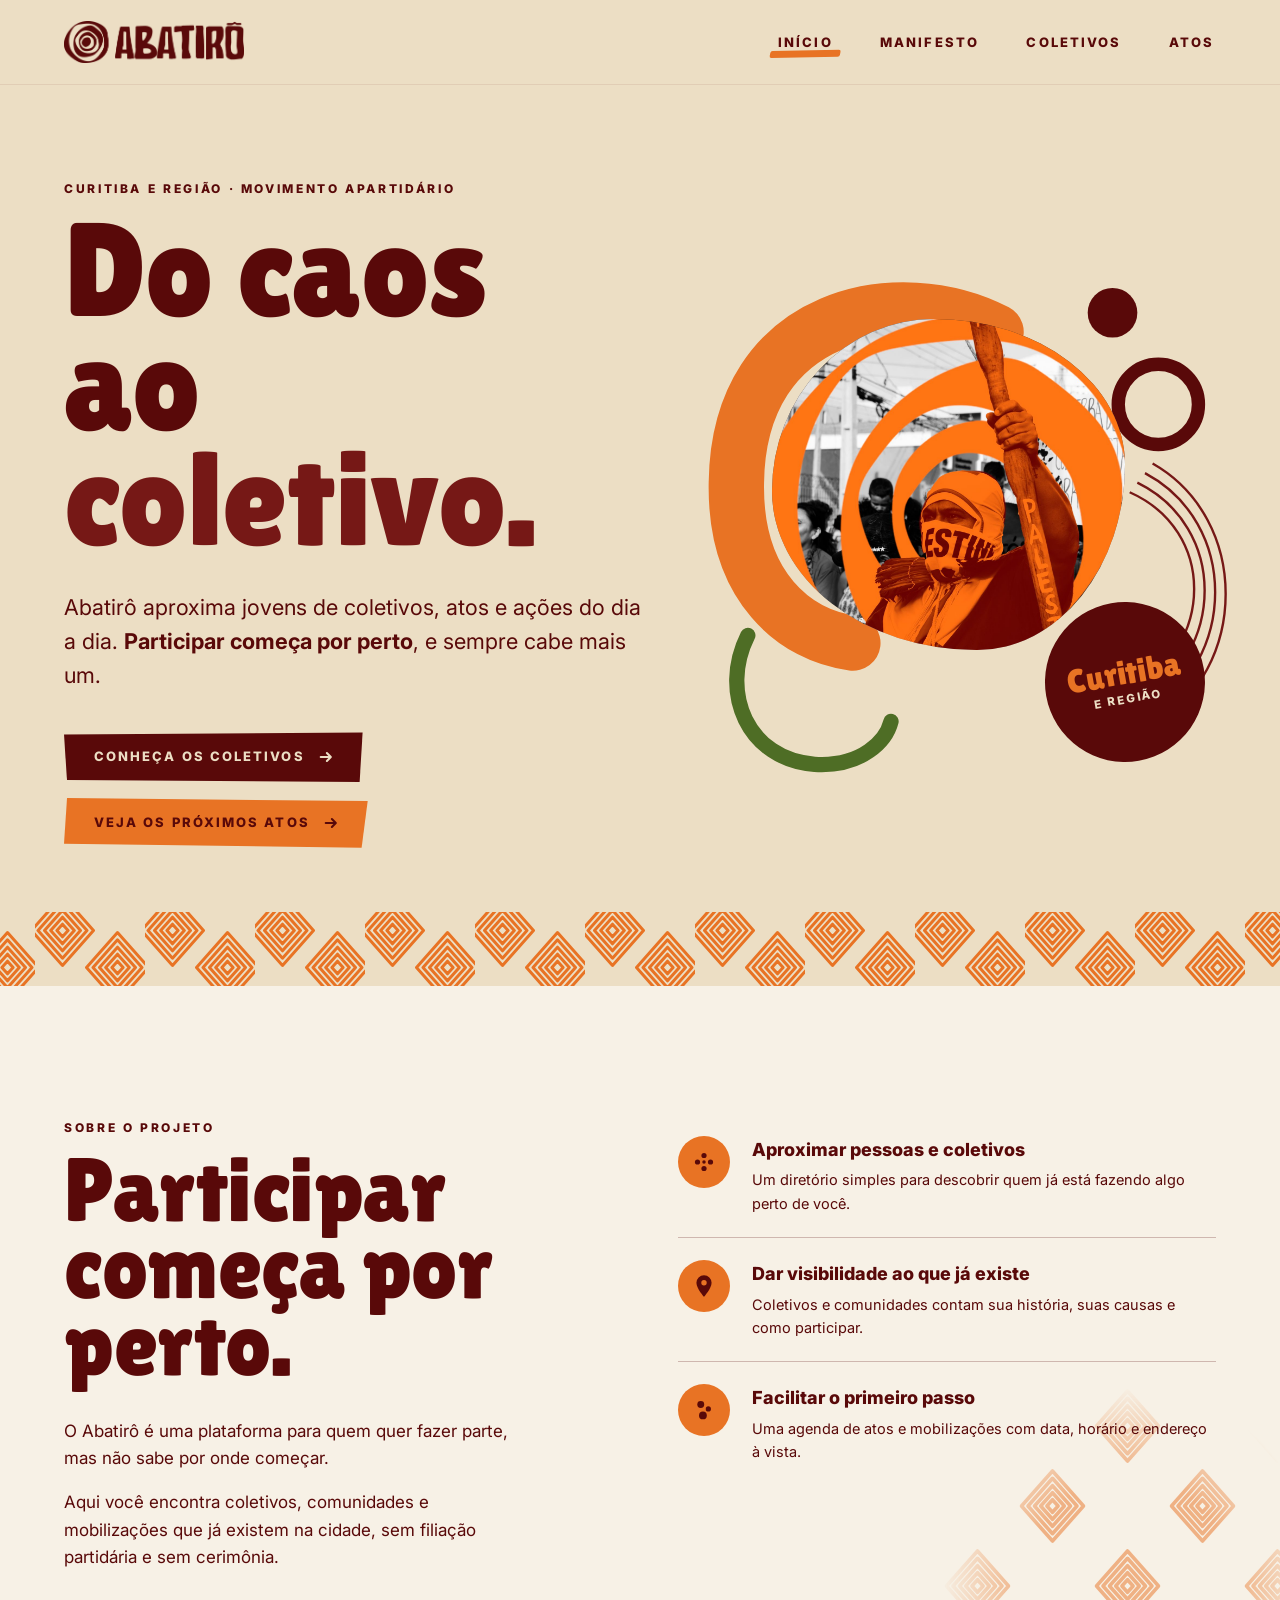
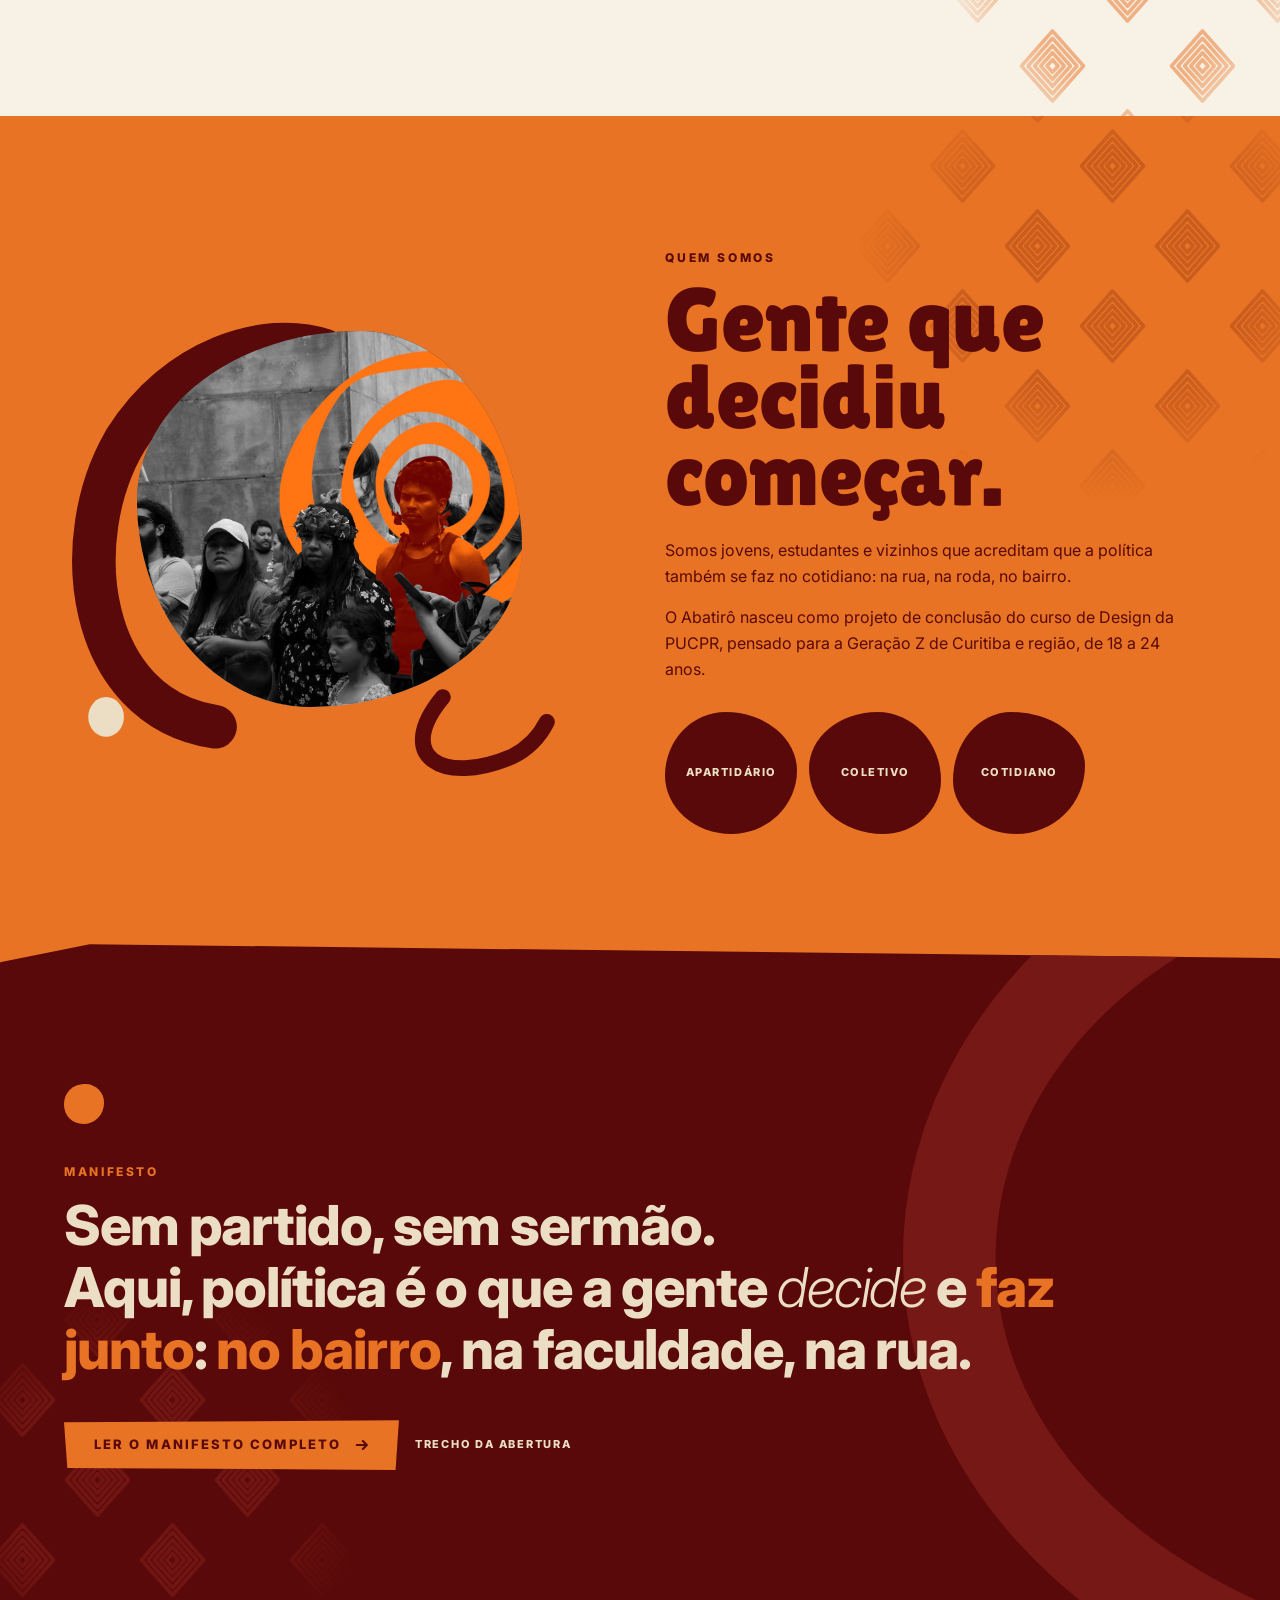
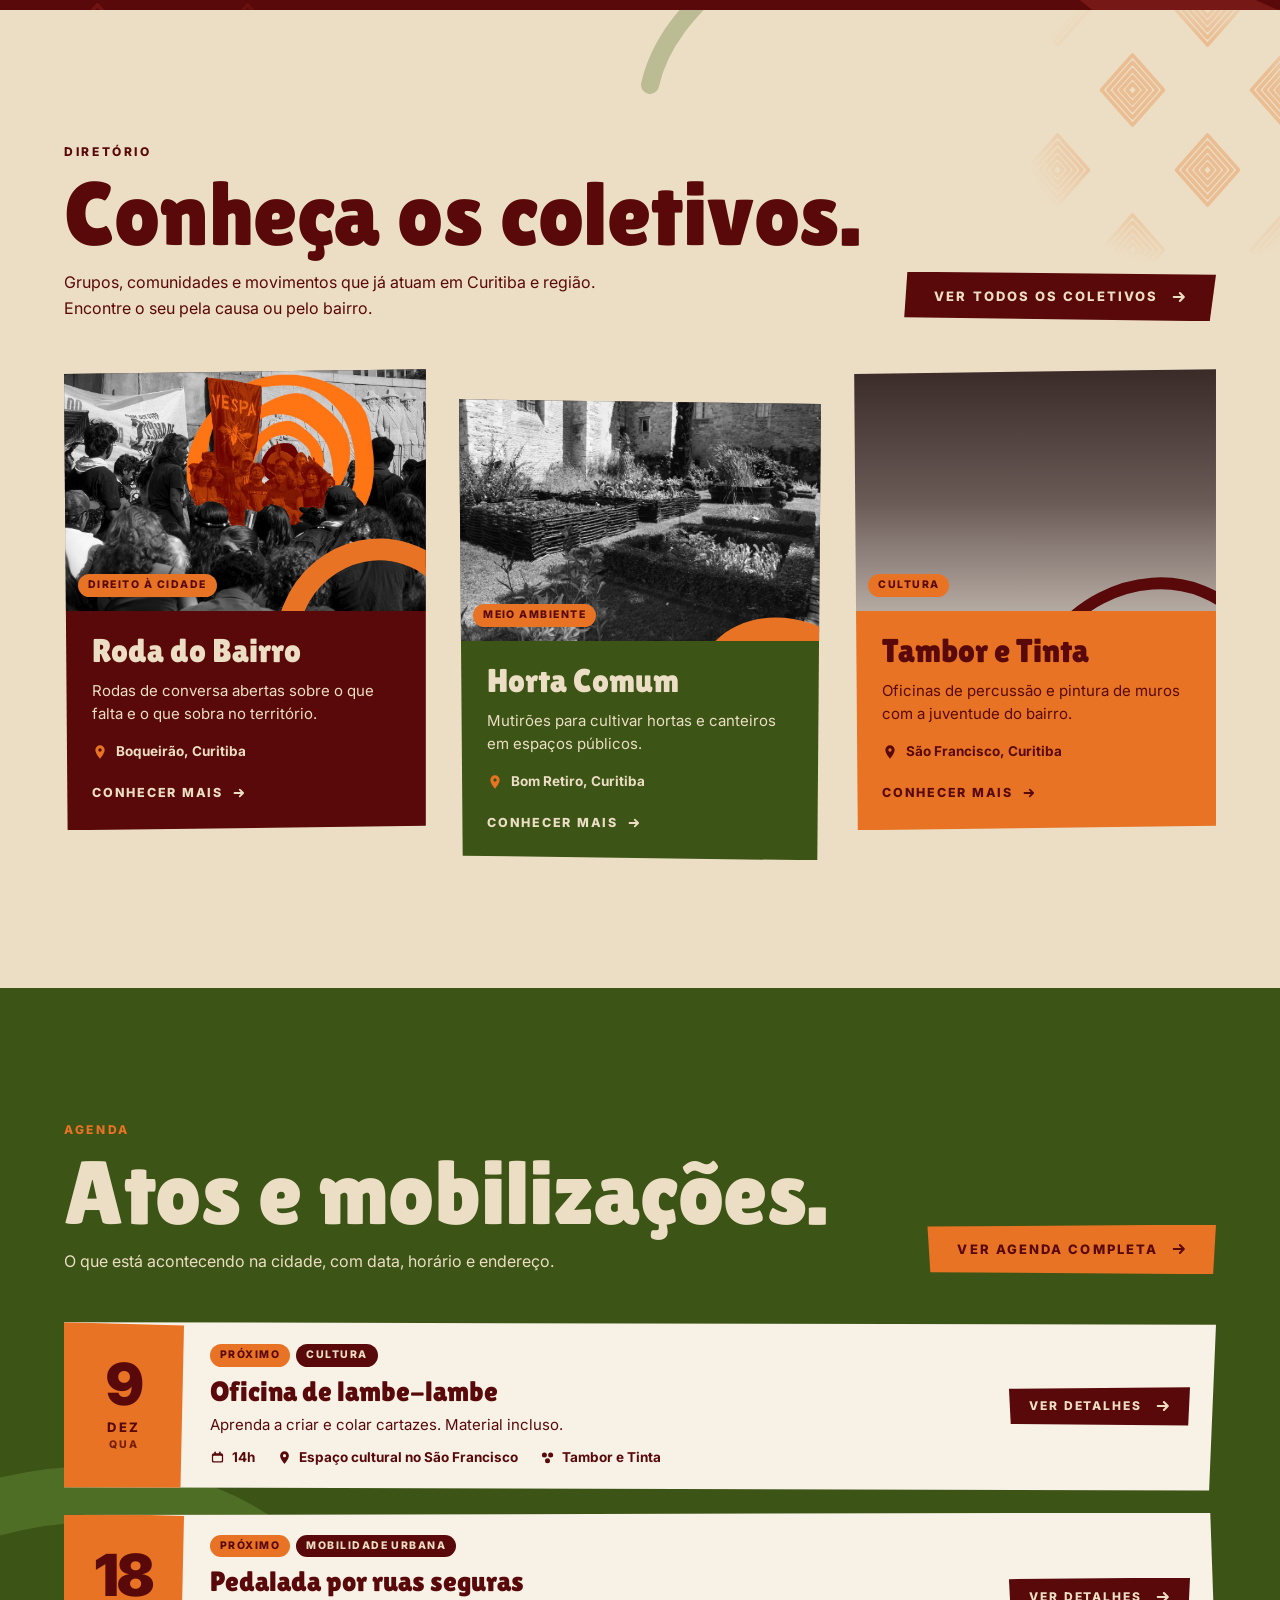
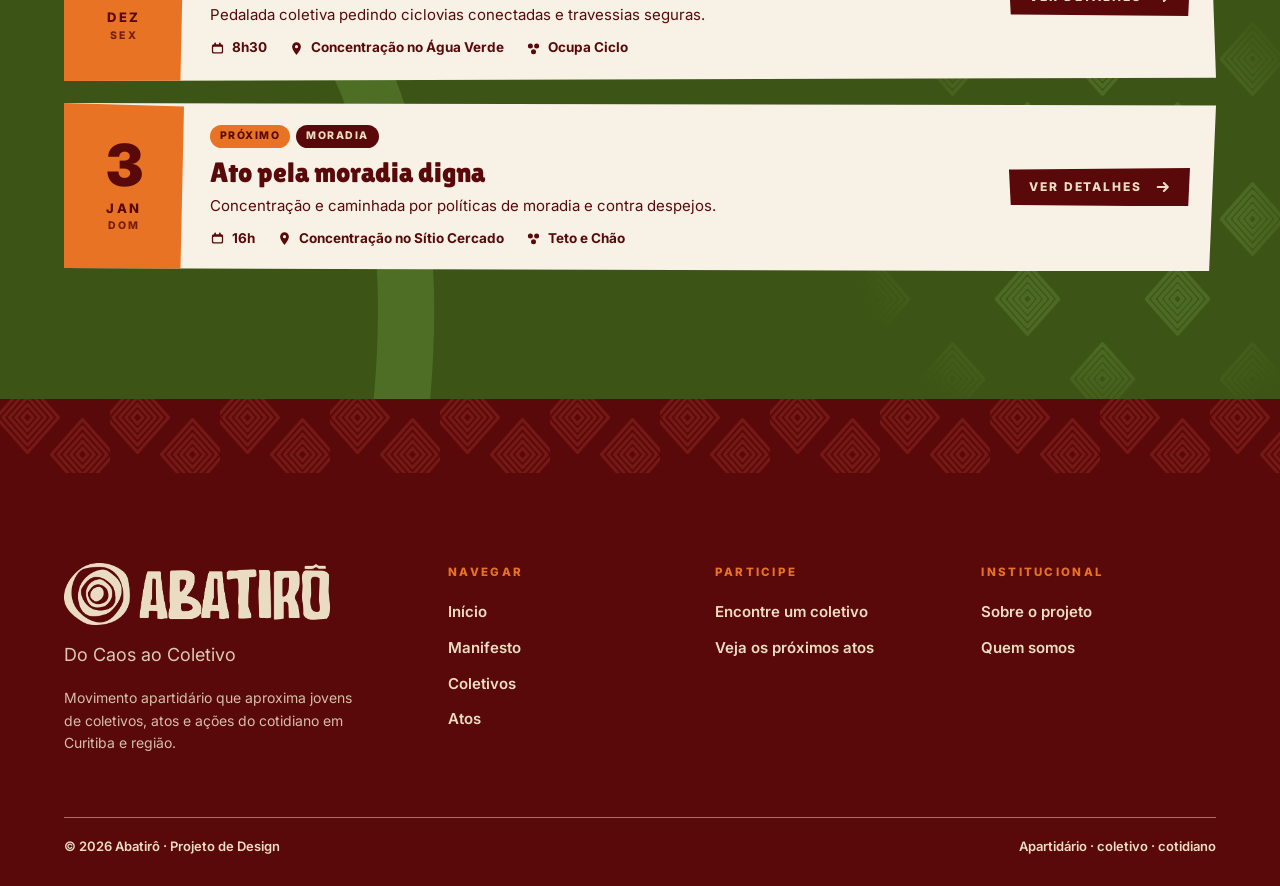
<file: index.html>
<!DOCTYPE html>
<html lang="pt-BR" class="no-js">
<head>
<meta charset="utf-8">
<meta name="viewport" content="width=device-width, initial-scale=1">
<title>Abatirô · Do caos ao coletivo</title>
<meta name="description" content="Movimento apartidário que aproxima jovens de coletivos, atos e ações do cotidiano em Curitiba e região.">
<meta name="theme-color" content="#590909">
<meta property="og:type" content="website">
<meta property="og:locale" content="pt_BR">
<meta property="og:site_name" content="Abatirô">
<meta property="og:title" content="Abatirô · Do caos ao coletivo">
<meta property="og:description" content="Movimento apartidário que aproxima jovens de coletivos, atos e ações do cotidiano em Curitiba e região.">
<meta property="og:image" content="https://abatiro.github.io/abatiro/assets/img/og-abatiro.png">
<meta property="og:image:width" content="1200">
<meta property="og:image:height" content="630">
<meta property="og:url" content="https://abatiro.github.io/abatiro/">
<link rel="canonical" href="https://abatiro.github.io/abatiro/">
<meta name="twitter:card" content="summary_large_image">
<link rel="icon" href="assets/img/favicon-64.png" type="image/png">
<link rel="apple-touch-icon" href="assets/img/apple-touch-icon.png">
<link rel="preconnect" href="https://fonts.googleapis.com">
<link rel="preconnect" href="https://fonts.gstatic.com" crossorigin>
<link rel="stylesheet" href="https://fonts.googleapis.com/css2?family=Inter:ital,wght@0,300..900;1,300..700&family=Lilita+One&display=swap">
<link rel="stylesheet" href="assets/css/style.css?v=202611270456">
<script src="assets/js/data.js?v=202611270456" defer></script>
<script src="assets/js/fotos.js?v=202611270456" defer></script>
<script src="assets/js/main.js?v=202611270456" defer></script>
</head>
<body data-page="inicio">
<a class="skip-link" href="#conteudo">Pular para o conteúdo</a>
<header class="site-header">
  <div class="container">
    <a class="logo" href="index.html"><img src="assets/img/logo-abatiro.png" alt="Abatirô, página inicial" width="180" height="42" style="height:42px;width:auto"></a>
    <button class="menu-toggle" type="button" aria-expanded="false" aria-controls="main-nav"><span class="bars"><span></span></span>Menu</button>
    <nav class="main-nav" id="main-nav" aria-label="Principal"><ul><li><a href="index.html" aria-current="page">Início</a></li><li><a href="manifesto.html">Manifesto</a></li><li><a href="coletivos.html">Coletivos</a></li><li><a href="atos.html">Atos</a></li></ul></nav>
  </div>
</header>
<main id="conteudo" tabindex="-1">

<section class="hero sec-bege" aria-labelledby="hero-title">
  <div class="container hero-grid">
    <div class="reveal in">
      <span class="eyebrow">Curitiba e região · Movimento apartidário</span>
      <h1 id="hero-title" class="display display-xl">Do caos <br>ao <br><span class="l2">coletivo.</span></h1>
      <p class="lead">Abatirô aproxima jovens de coletivos, atos e ações do dia a dia. <strong>Participar começa por perto</strong>, e sempre cabe mais um.</p>
      <div class="btn-stack">
        <a class="btn btn-vinho" href="coletivos.html">Conheça os coletivos <svg class="arrow" viewBox="0 0 16 16" aria-hidden="true"><path d="M2 8h11M9 3.5 13.5 8 9 12.5" fill="none" stroke="currentColor" stroke-width="2.4" stroke-linecap="round" stroke-linejoin="round"/></svg></a>
        <a class="btn btn-laranja tilt-r" href="atos.html">Veja os próximos atos <svg class="arrow" viewBox="0 0 16 16" aria-hidden="true"><path d="M2 8h11M9 3.5 13.5 8 9 12.5" fill="none" stroke="currentColor" stroke-width="2.4" stroke-linecap="round" stroke-linejoin="round"/></svg></a>
      </div>
    </div>
    <div class="hero-art" aria-hidden="false">
  <div class="deco float slow" style="inset:0" aria-hidden="true"><svg viewBox="0 0 560 560">
    <path d="M330 92 C 230 40, 60 70, 58 250 C 56 360, 120 410, 180 418" fill="none" stroke="#E87324" stroke-width="58" stroke-linecap="round"/>
    <circle cx="452" cy="72" r="26" fill="#590909"/>
    <circle cx="500" cy="168" r="42" fill="none" stroke="#590909" stroke-width="14"/>
    <g fill="none" stroke="#761816" stroke-width="2.5"><path d="M470 260 C 560 300, 560 420, 470 470"/><path d="M478 250 C 572 296, 572 428, 478 482"/><path d="M486 240 C 584 292, 584 436, 486 494"/><path d="M494 230 C 596 288, 596 444, 494 506"/></g>
    <path d="M70 410 C 40 470, 70 540, 140 545 C 190 548, 215 520, 220 500" fill="none" stroke="#4E6D25" stroke-width="16" stroke-linecap="round"/>
  </svg></div>
  <div class="photo blob" data-foto="hero" data-eager role="img" aria-label="Foto documental de jovens em Curitiba"><span class="ph-label" aria-hidden="true">Foto documental · Hero</span></div>
  <div class="badge" aria-hidden="true"><span class="b1">Curitiba</span><span class="b2">E REGIÃO</span></div>
</div>
  </div>
</section>
<div class="losango-strip" aria-hidden="true"></div>

<section id="sobre" class="sec sec-creme sec-pad" aria-labelledby="sobre-title">
  <div class="pat pat-laranja pat-fade pat-hide-sm" style="right:-40px;bottom:-70px;width:380px;height:400px;opacity:.5" aria-hidden="true"></div>
  <div class="container sobre-grid">
    <div class="col-text reveal">
      <span class="eyebrow">Sobre o projeto</span>
      <h2 id="sobre-title" class="display display-l">Participar começa por perto.</h2>
      <p>O Abatirô é uma plataforma para quem quer fazer parte, mas não sabe por onde começar.</p>
      <p>Aqui você encontra coletivos, comunidades e mobilizações que já existem na cidade, sem filiação partidária e sem cerimônia.</p>
    </div>
    <ul class="feature-list reveal">
      <li><span class="ic"><svg viewBox="0 0 24 24" aria-hidden="true"><g fill="currentColor"><circle cx="12" cy="6" r="2.4"/><circle cx="6" cy="12" r="2.4"/><circle cx="18" cy="12" r="2.4"/><circle cx="12" cy="18" r="2.4"/><circle cx="12" cy="12" r="1.6"/></g></svg></span><div><h3>Aproximar pessoas e coletivos</h3><p>Um diretório simples para descobrir quem já está fazendo algo perto de você.</p></div></li>
      <li><span class="ic"><svg viewBox="0 0 24 24" aria-hidden="true"><path fill="currentColor" d="M12 2a7 7 0 0 0-7 7c0 5.2 7 13 7 13s7-7.8 7-13a7 7 0 0 0-7-7Zm0 9.5A2.5 2.5 0 1 1 12 6.5a2.5 2.5 0 0 1 0 5Z"/></svg></span><div><h3>Dar visibilidade ao que já existe</h3><p>Coletivos e comunidades contam sua história, suas causas e como participar.</p></div></li>
      <li><span class="ic"><svg viewBox="0 0 24 24" aria-hidden="true"><g fill="currentColor"><circle cx="9" cy="7" r="3.2"/><circle cx="16" cy="11" r="2.4"/><circle cx="11" cy="17" r="3.6"/></g></svg></span><div><h3>Facilitar o primeiro passo</h3><p>Uma agenda de atos e mobilizações com data, horário e endereço à vista.</p></div></li>
    </ul>
  </div>
</section>

<section id="quem-somos" class="sec sec-laranja sec-pad on-orange" aria-labelledby="quem-title">
  <div class="pat pat-vinho pat-fade" style="right:-90px;top:-70px;width:520px;height:460px;opacity:.2" aria-hidden="true"></div>
  <div class="container quem-grid">
    <div class="quem-art reveal">
  <div class="deco" style="inset:0" aria-hidden="true"><svg viewBox="0 0 520 500">
    <path d="M150 440 C 20 420, 0 250, 60 150 C 110 70, 200 40, 260 60" fill="none" stroke="#590909" stroke-width="44" stroke-linecap="round"/>
    <path d="M380 410 C 330 470, 380 500, 450 470 C 470 460, 480 445, 485 435" fill="none" stroke="#590909" stroke-width="16" stroke-linecap="round"/>
    <ellipse cx="40" cy="430" rx="18" ry="20" fill="#ECDEC4"/>
  </svg></div>
  <div class="photo blob-2" data-foto="quem-somos" role="img" aria-label="Pessoas do movimento Abatirô reunidas"><span class="ph-label" aria-hidden="true">Foto · Quem somos</span></div>
</div>
    <div class="reveal">
      <span class="eyebrow">Quem somos</span>
      <h2 id="quem-title" class="display display-l">Gente que decidiu começar.</h2>
      <p>Somos jovens, estudantes e vizinhos que acreditam que a política também se faz no cotidiano: na rua, na roda, no bairro.</p>
      <p>O Abatirô nasceu como projeto de conclusão do curso de Design da PUCPR, pensado para a Geração Z de Curitiba e região, de 18 a 24 anos.</p>
      <div class="pills" aria-label="Princípios"><span class="pill-blob">Apartidário</span><span class="pill-blob">Coletivo</span><span class="pill-blob">Cotidiano</span></div>
    </div>
  </div>
</section>

<section class="sec sec-vinho manifesto-band cut-top" aria-labelledby="mf-band-title">
  <div class="pat pat-vermelho pat-fade" style="left:-90px;bottom:-90px;width:460px;height:420px;opacity:.85" aria-hidden="true"></div>
  <div class="deco" style="right:-8%;top:-20%;width:62%;height:150%" aria-hidden="true"><svg viewBox="0 0 600 700"><path d="M560 0 C 200 80, 140 520, 600 640" fill="none" stroke="#761816" stroke-width="70"/></svg></div>
  <div class="container" style="position:relative">
    <div class="dot" aria-hidden="true"></div>
    <span class="eyebrow laranja" id="mf-band-title">Manifesto</span>
    <p class="quote reveal">Sem partido, sem sermão. <br>Aqui, política é o que a gente <em>decide</em> e <span class="hl">faz junto</span>: <span class="hl">no bairro</span>, na faculdade, na rua.</p>
    <div class="btn-row"><a class="btn btn-laranja" href="manifesto.html">Ler o manifesto completo <svg class="arrow" viewBox="0 0 16 16" aria-hidden="true"><path d="M2 8h11M9 3.5 13.5 8 9 12.5" fill="none" stroke="currentColor" stroke-width="2.4" stroke-linecap="round" stroke-linejoin="round"/></svg></a><span class="note-label">Trecho da abertura</span></div>
  </div>
</section>

<section class="sec sec-bege sec-pad" aria-labelledby="dir-title">
  <div class="pat pat-laranja pat-fade pat-hide-sm" style="right:-80px;top:-40px;width:340px;height:300px;opacity:.3" aria-hidden="true"></div>
  <div class="deco" style="left:50%;top:-30px;width:90px;height:110px" aria-hidden="true"><svg viewBox="0 0 90 110"><path d="M80 0 C 50 30, 20 60, 10 105" fill="none" stroke="#4E6D25" stroke-opacity=".3" stroke-width="18" stroke-linecap="round"/></svg></div>
  <div class="container">
    <div class="sec-head">
      <div><span class="eyebrow">Diretório</span>
      <h2 id="dir-title" class="display display-l">Conheça os coletivos.</h2>
      <p>Grupos, comunidades e movimentos que já atuam em Curitiba e região. Encontre o seu pela causa ou pelo bairro.</p></div>
      <a class="btn btn-vinho tilt-r" href="coletivos.html">Ver todos os coletivos <svg class="arrow" viewBox="0 0 16 16" aria-hidden="true"><path d="M2 8h11M9 3.5 13.5 8 9 12.5" fill="none" stroke="currentColor" stroke-width="2.4" stroke-linecap="round" stroke-linejoin="round"/></svg></a>
    </div>
    <div class="cards" id="home-coletivos"></div>
  </div>
</section>

<section class="sec sec-verde sec-pad agenda" aria-labelledby="ag-title">
  <div class="pat pat-verde pat-fade" style="right:-80px;bottom:-60px;width:520px;height:520px;opacity:.9" aria-hidden="true"></div>
  <div class="deco" style="left:-2%;top:30%;width:44%;height:80%" aria-hidden="true"><svg viewBox="0 0 400 500"><path d="M0 120 C 200 60, 340 200, 300 500" fill="none" stroke="#4E6D25" stroke-width="40"/></svg></div>
  <div class="container" style="position:relative">
    <div class="sec-head">
      <div><span class="eyebrow">Agenda</span>
      <h2 id="ag-title" class="display display-l">Atos e mobilizações.</h2>
      <p>O que está acontecendo na cidade, com data, horário e endereço.</p></div>
      <a class="btn btn-laranja" href="atos.html">Ver agenda completa <svg class="arrow" viewBox="0 0 16 16" aria-hidden="true"><path d="M2 8h11M9 3.5 13.5 8 9 12.5" fill="none" stroke="currentColor" stroke-width="2.4" stroke-linecap="round" stroke-linejoin="round"/></svg></a>
    </div>
    <div class="event-list" id="home-atos"></div>
  </div>
</section>
</main>
<div class="footer-pattern" aria-hidden="true"></div>
<footer class="site-footer">
  <div class="container inner">
    <div class="footer-grid">
      <div class="footer-brand">
        <a class="footer-logo" href="index.html"><img src="assets/img/logo-abatiro-bege.png" alt="Abatirô" width="267" height="62" loading="lazy" style="height:62px;width:auto"></a>
        <p class="footer-tag">Do Caos ao Coletivo</p>
        <p class="footer-desc">Movimento apartidário que aproxima jovens de coletivos, atos e ações do cotidiano em Curitiba e região.</p>
      </div>
      <nav class="footer-col" aria-labelledby="f-nav"><h2 id="f-nav">Navegar</h2><ul>
        <li><a href="index.html">Início</a></li><li><a href="manifesto.html">Manifesto</a></li>
        <li><a href="coletivos.html">Coletivos</a></li><li><a href="atos.html">Atos</a></li></ul></nav>
      <nav class="footer-col" aria-labelledby="f-part"><h2 id="f-part">Participe</h2><ul>
        <li><a href="coletivos.html">Encontre um coletivo</a></li><li><a href="atos.html">Veja os próximos atos</a></li></ul></nav>
      <nav class="footer-col" aria-labelledby="f-inst"><h2 id="f-inst">Institucional</h2><ul>
        <li><a href="index.html#sobre">Sobre o projeto</a></li><li><a href="index.html#quem-somos">Quem somos</a></li></ul></nav>
    </div>
    <div class="footer-bottom"><span>© <span id="ano">2026</span> Abatirô · Projeto de Design</span><span>Apartidário · coletivo · cotidiano</span></div>
  </div>
</footer>
</body>
</html>
</file>
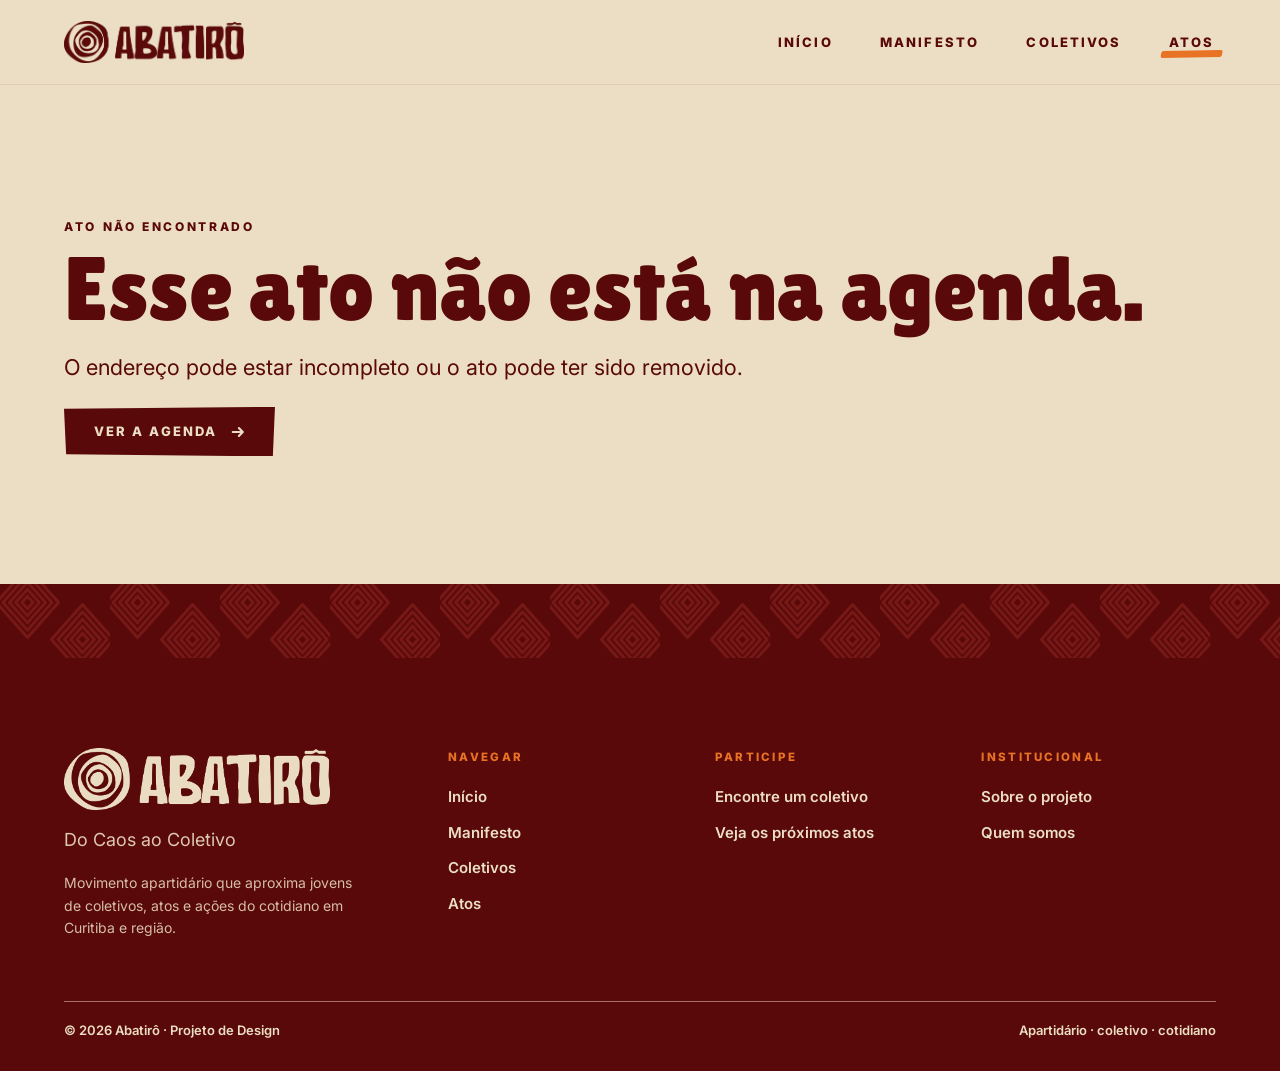
<file: ato.html>
<!DOCTYPE html>
<html lang="pt-BR" class="no-js">
<head>
<meta charset="utf-8">
<meta name="viewport" content="width=device-width, initial-scale=1">
<title>Ato · Abatirô</title>
<meta name="description" content="Data, horário, local e causa deste ato em Curitiba.">
<meta name="theme-color" content="#590909">
<meta property="og:type" content="website">
<meta property="og:locale" content="pt_BR">
<meta property="og:site_name" content="Abatirô">
<meta property="og:title" content="Ato · Abatirô">
<meta property="og:description" content="Data, horário, local e causa deste ato em Curitiba.">
<meta property="og:image" content="https://abatiro.github.io/abatiro/assets/img/og-abatiro.png">
<meta property="og:image:width" content="1200">
<meta property="og:image:height" content="630">
<meta property="og:url" content="https://abatiro.github.io/abatiro/ato.html">
<link rel="canonical" href="https://abatiro.github.io/abatiro/ato.html">
<meta name="twitter:card" content="summary_large_image">
<link rel="icon" href="assets/img/favicon-64.png" type="image/png">
<link rel="apple-touch-icon" href="assets/img/apple-touch-icon.png">
<link rel="preconnect" href="https://fonts.googleapis.com">
<link rel="preconnect" href="https://fonts.gstatic.com" crossorigin>
<link rel="stylesheet" href="https://fonts.googleapis.com/css2?family=Inter:ital,wght@0,300..900;1,300..700&family=Lilita+One&display=swap">
<link rel="stylesheet" href="assets/css/style.css?v=202611270456">
<script src="assets/js/data.js?v=202611270456" defer></script>
<script src="assets/js/fotos.js?v=202611270456" defer></script>
<script src="assets/js/main.js?v=202611270456" defer></script>
</head>
<body data-page="atos">
<a class="skip-link" href="#conteudo">Pular para o conteúdo</a>
<header class="site-header">
  <div class="container">
    <a class="logo" href="index.html"><img src="assets/img/logo-abatiro.png" alt="Abatirô, página inicial" width="180" height="42" style="height:42px;width:auto"></a>
    <button class="menu-toggle" type="button" aria-expanded="false" aria-controls="main-nav"><span class="bars"><span></span></span>Menu</button>
    <nav class="main-nav" id="main-nav" aria-label="Principal"><ul><li><a href="index.html">Início</a></li><li><a href="manifesto.html">Manifesto</a></li><li><a href="coletivos.html">Coletivos</a></li><li><a href="atos.html" aria-current="page">Atos</a></li></ul></nav>
  </div>
</header>
<main id="conteudo" tabindex="-1">
<div id="ato-root"><noscript><div class="container sec-pad"><p>Ative o JavaScript para ver esta página.</p></div></noscript></div>
</main>
<div class="footer-pattern" aria-hidden="true"></div>
<footer class="site-footer">
  <div class="container inner">
    <div class="footer-grid">
      <div class="footer-brand">
        <a class="footer-logo" href="index.html"><img src="assets/img/logo-abatiro-bege.png" alt="Abatirô" width="267" height="62" loading="lazy" style="height:62px;width:auto"></a>
        <p class="footer-tag">Do Caos ao Coletivo</p>
        <p class="footer-desc">Movimento apartidário que aproxima jovens de coletivos, atos e ações do cotidiano em Curitiba e região.</p>
      </div>
      <nav class="footer-col" aria-labelledby="f-nav"><h2 id="f-nav">Navegar</h2><ul>
        <li><a href="index.html">Início</a></li><li><a href="manifesto.html">Manifesto</a></li>
        <li><a href="coletivos.html">Coletivos</a></li><li><a href="atos.html">Atos</a></li></ul></nav>
      <nav class="footer-col" aria-labelledby="f-part"><h2 id="f-part">Participe</h2><ul>
        <li><a href="coletivos.html">Encontre um coletivo</a></li><li><a href="atos.html">Veja os próximos atos</a></li></ul></nav>
      <nav class="footer-col" aria-labelledby="f-inst"><h2 id="f-inst">Institucional</h2><ul>
        <li><a href="index.html#sobre">Sobre o projeto</a></li><li><a href="index.html#quem-somos">Quem somos</a></li></ul></nav>
    </div>
    <div class="footer-bottom"><span>© <span id="ano">2026</span> Abatirô · Projeto de Design</span><span>Apartidário · coletivo · cotidiano</span></div>
  </div>
</footer>
</body>
</html>
</file>
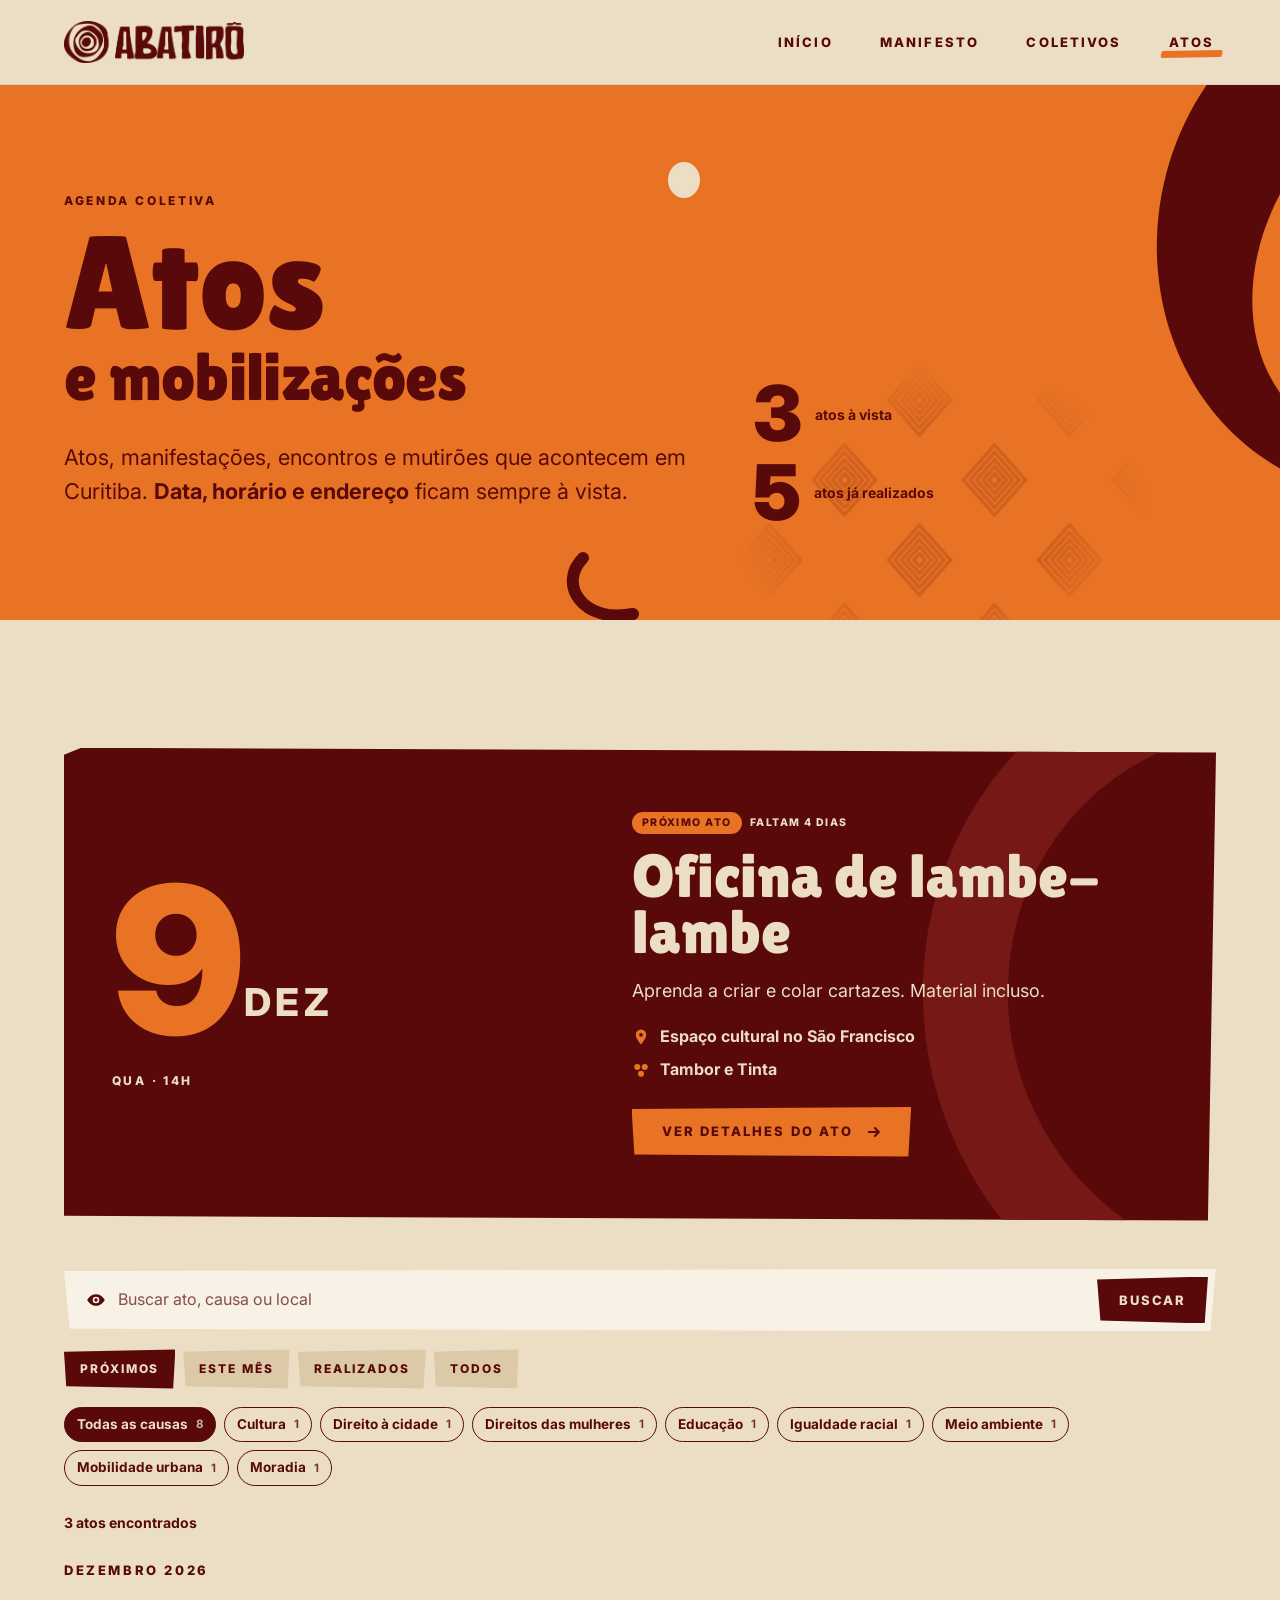
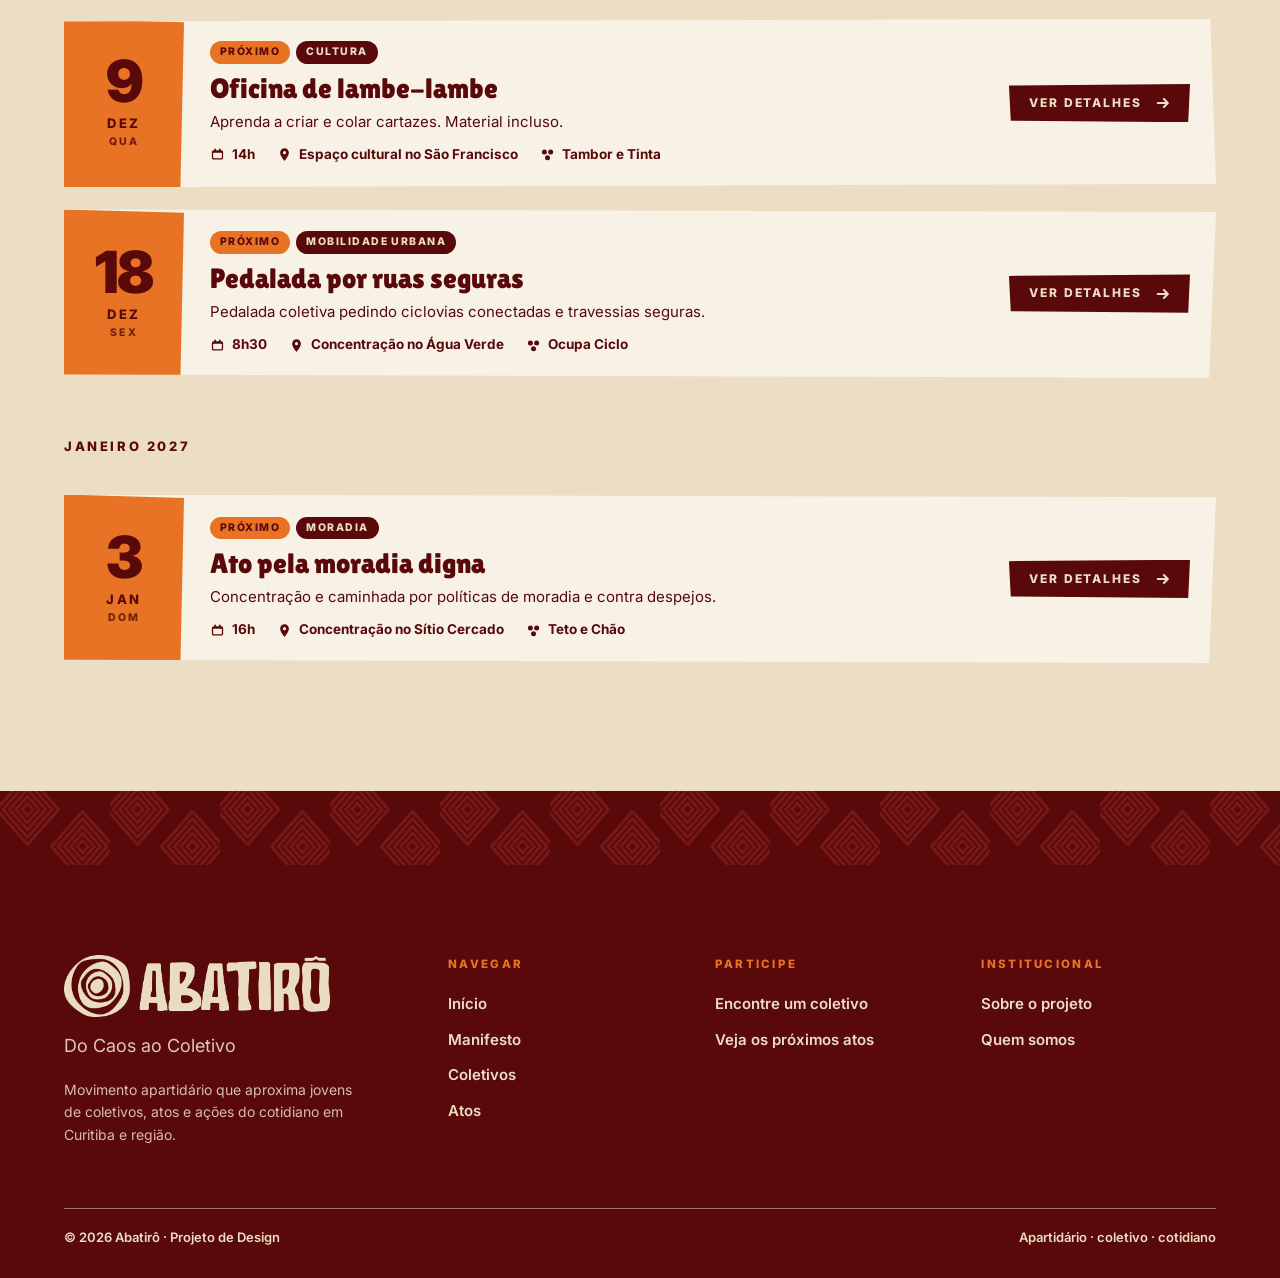
<file: atos.html>
<!DOCTYPE html>
<html lang="pt-BR" class="no-js">
<head>
<meta charset="utf-8">
<meta name="viewport" content="width=device-width, initial-scale=1">
<title>Atos e mobilizações · Abatirô</title>
<meta name="description" content="Agenda de atos, manifestações, encontros e mutirões em Curitiba, com data, horário e endereço sempre à vista.">
<meta name="theme-color" content="#590909">
<meta property="og:type" content="website">
<meta property="og:locale" content="pt_BR">
<meta property="og:site_name" content="Abatirô">
<meta property="og:title" content="Atos e mobilizações · Abatirô">
<meta property="og:description" content="Agenda de atos, manifestações, encontros e mutirões em Curitiba, com data, horário e endereço sempre à vista.">
<meta property="og:image" content="https://abatiro.github.io/abatiro/assets/img/og-abatiro.png">
<meta property="og:image:width" content="1200">
<meta property="og:image:height" content="630">
<meta property="og:url" content="https://abatiro.github.io/abatiro/atos.html">
<link rel="canonical" href="https://abatiro.github.io/abatiro/atos.html">
<meta name="twitter:card" content="summary_large_image">
<link rel="icon" href="assets/img/favicon-64.png" type="image/png">
<link rel="apple-touch-icon" href="assets/img/apple-touch-icon.png">
<link rel="preconnect" href="https://fonts.googleapis.com">
<link rel="preconnect" href="https://fonts.gstatic.com" crossorigin>
<link rel="stylesheet" href="https://fonts.googleapis.com/css2?family=Inter:ital,wght@0,300..900;1,300..700&family=Lilita+One&display=swap">
<link rel="stylesheet" href="assets/css/style.css?v=202611270456">
<script src="assets/js/data.js?v=202611270456" defer></script>
<script src="assets/js/fotos.js?v=202611270456" defer></script>
<script src="assets/js/main.js?v=202611270456" defer></script>
</head>
<body data-page="atos">
<a class="skip-link" href="#conteudo">Pular para o conteúdo</a>
<header class="site-header">
  <div class="container">
    <a class="logo" href="index.html"><img src="assets/img/logo-abatiro.png" alt="Abatirô, página inicial" width="180" height="42" style="height:42px;width:auto"></a>
    <button class="menu-toggle" type="button" aria-expanded="false" aria-controls="main-nav"><span class="bars"><span></span></span>Menu</button>
    <nav class="main-nav" id="main-nav" aria-label="Principal"><ul><li><a href="index.html">Início</a></li><li><a href="manifesto.html">Manifesto</a></li><li><a href="coletivos.html">Coletivos</a></li><li><a href="atos.html" aria-current="page">Atos</a></li></ul></nav>
  </div>
</header>
<main id="conteudo" tabindex="-1">

<section class="page-hero sec-laranja on-orange" aria-labelledby="atos-title">
  <div class="pat pat-vinho pat-fade pat-hide-sm" style="right:10%;bottom:-60px;width:420px;height:320px;opacity:.16" aria-hidden="true"></div>
  <div class="deco" style="right:-4%;top:-6%;width:22%;height:90%" aria-hidden="true"><svg viewBox="0 0 200 320"><path d="M120 0 C 40 100, 70 260, 200 300 L 200 0 Z" fill="#590909"/><path d="M200 40 C 120 120, 130 230, 200 260 Z" fill="#E87324"/></svg></div>
  <div class="deco float" style="left:52%;top:14%;width:36px;height:40px" aria-hidden="true"><svg viewBox="0 0 36 40"><ellipse cx="18" cy="20" rx="16" ry="18" fill="#ECDEC4"/></svg></div>
  <div class="deco hide-sm" style="left:44%;bottom:-4px;width:90px;height:70px" aria-hidden="true"><svg viewBox="0 0 90 70"><path d="M20 4 C -6 30, 20 70, 70 60" fill="none" stroke="#590909" stroke-width="12" stroke-linecap="round"/></svg></div>
  <div class="container" style="position:relative">
    <div class="hero-split">
      <div>
        <span class="eyebrow">Agenda coletiva</span>
        <h1 id="atos-title" class="display display-xl">Atos <span class="sub">e mobilizações</span></h1>
        <p class="lead">Atos, manifestações, encontros e mutirões que acontecem em Curitiba. <strong>Data, horário e endereço</strong> ficam sempre à vista.</p>
      </div>
      <div class="stats">
        <div class="stat"><span class="n" id="stat-proximos">5</span><span class="t">atos à vista</span></div>
        <div class="stat"><span class="n" id="stat-realizados">3</span><span class="t">atos já realizados</span></div>
      </div>
    </div>
  </div>
</section>

<section class="sec sec-bege sec-pad" aria-label="Agenda de atos">
  <div class="container">
    <article class="feature-event reveal" id="destaque-ato" aria-label="Próximo ato"></article>
    <form class="search" id="form-busca-atos" role="search">
      <svg viewBox="0 0 24 24" aria-hidden="true"><path fill="currentColor" d="M12 5C6.5 5 2.7 9.3 1.5 12c1.2 2.7 5 7 10.5 7s9.3-4.3 10.5-7C21.3 9.3 17.5 5 12 5Zm0 11a4 4 0 1 1 0-8 4 4 0 0 1 0 8Z"/><circle cx="12" cy="12" r="2" fill="currentColor"/></svg>
      <label for="busca-atos" class="sr-only">Buscar ato, causa ou local</label>
      <input id="busca-atos" type="search" placeholder="Buscar ato, causa ou local" autocomplete="off">
      <button type="submit">Buscar</button>
    </form>
    <div class="tabs" id="tabs-atos" role="tablist" aria-label="Período">
      <button type="button" class="tab" role="tab" data-aba="proximos" aria-controls="lista-atos">Próximos</button>
      <button type="button" class="tab" role="tab" data-aba="mes" aria-controls="lista-atos">Este mês</button>
      <button type="button" class="tab" role="tab" data-aba="realizados" aria-controls="lista-atos">Realizados</button>
      <button type="button" class="tab" role="tab" data-aba="todos" aria-controls="lista-atos">Todos</button>
    </div>
    <div class="chips" id="chips-atos" role="group" aria-label="Filtrar por causa"></div>
    <p class="result-count" id="count-atos" aria-live="polite">Atos</p>
    <div class="event-list" id="lista-atos" role="tabpanel"></div>
  </div>
</section>
</main>
<div class="footer-pattern" aria-hidden="true"></div>
<footer class="site-footer">
  <div class="container inner">
    <div class="footer-grid">
      <div class="footer-brand">
        <a class="footer-logo" href="index.html"><img src="assets/img/logo-abatiro-bege.png" alt="Abatirô" width="267" height="62" loading="lazy" style="height:62px;width:auto"></a>
        <p class="footer-tag">Do Caos ao Coletivo</p>
        <p class="footer-desc">Movimento apartidário que aproxima jovens de coletivos, atos e ações do cotidiano em Curitiba e região.</p>
      </div>
      <nav class="footer-col" aria-labelledby="f-nav"><h2 id="f-nav">Navegar</h2><ul>
        <li><a href="index.html">Início</a></li><li><a href="manifesto.html">Manifesto</a></li>
        <li><a href="coletivos.html">Coletivos</a></li><li><a href="atos.html">Atos</a></li></ul></nav>
      <nav class="footer-col" aria-labelledby="f-part"><h2 id="f-part">Participe</h2><ul>
        <li><a href="coletivos.html">Encontre um coletivo</a></li><li><a href="atos.html">Veja os próximos atos</a></li></ul></nav>
      <nav class="footer-col" aria-labelledby="f-inst"><h2 id="f-inst">Institucional</h2><ul>
        <li><a href="index.html#sobre">Sobre o projeto</a></li><li><a href="index.html#quem-somos">Quem somos</a></li></ul></nav>
    </div>
    <div class="footer-bottom"><span>© <span id="ano">2026</span> Abatirô · Projeto de Design</span><span>Apartidário · coletivo · cotidiano</span></div>
  </div>
</footer>
</body>
</html>
</file>
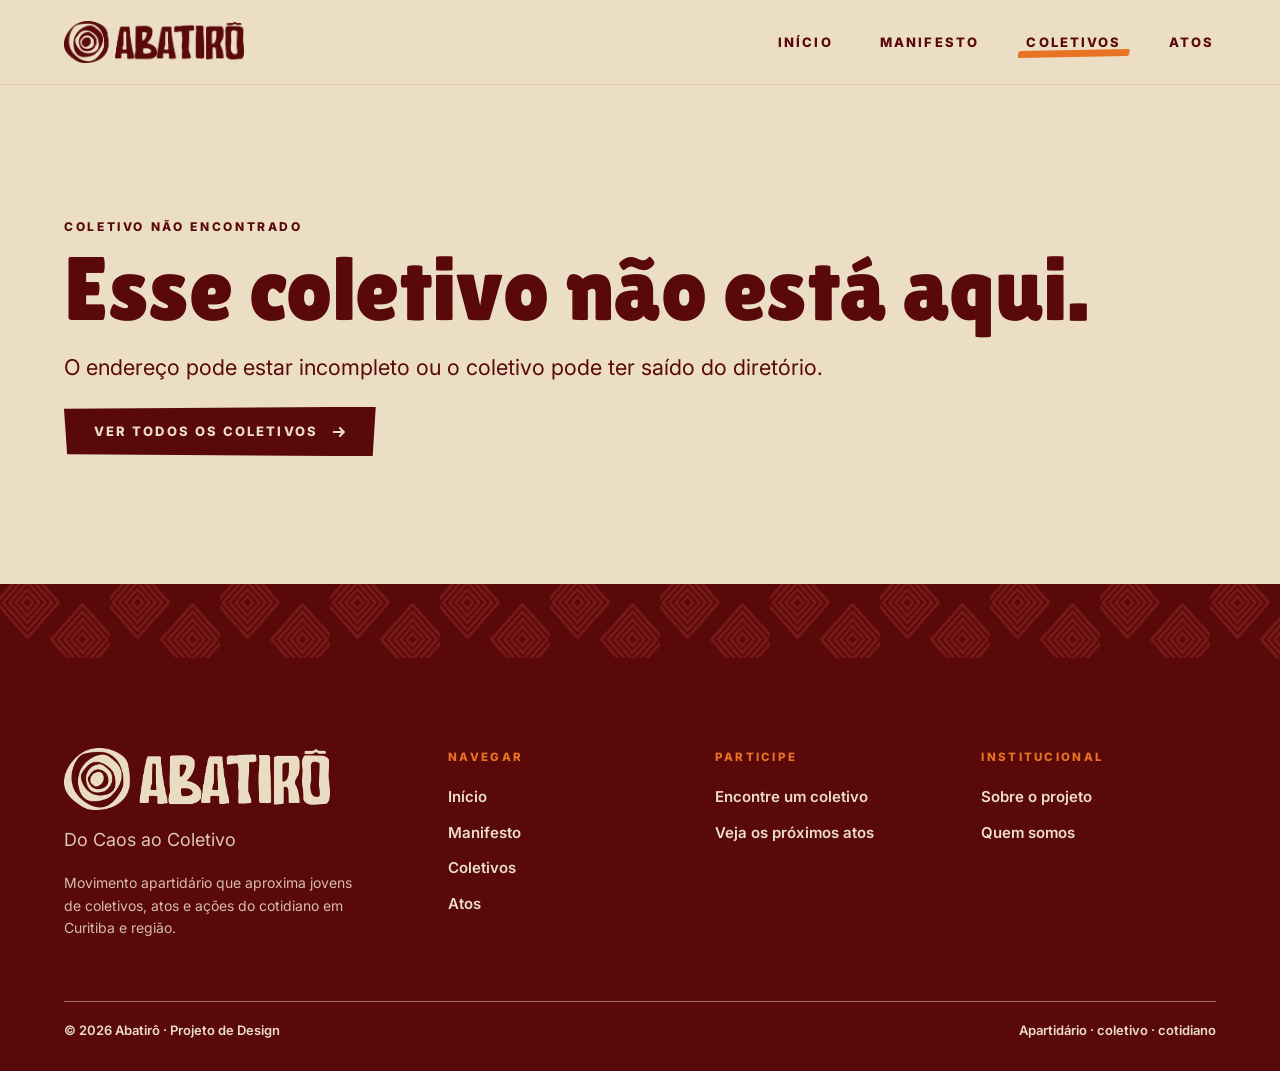
<file: coletivo.html>
<!DOCTYPE html>
<html lang="pt-BR" class="no-js">
<head>
<meta charset="utf-8">
<meta name="viewport" content="width=device-width, initial-scale=1">
<title>Coletivo · Abatirô</title>
<meta name="description" content="Conheça este coletivo de Curitiba e região: causa, local de atuação e como participar.">
<meta name="theme-color" content="#590909">
<meta property="og:type" content="website">
<meta property="og:locale" content="pt_BR">
<meta property="og:site_name" content="Abatirô">
<meta property="og:title" content="Coletivo · Abatirô">
<meta property="og:description" content="Conheça este coletivo de Curitiba e região: causa, local de atuação e como participar.">
<meta property="og:image" content="https://abatiro.github.io/abatiro/assets/img/og-abatiro.png">
<meta property="og:image:width" content="1200">
<meta property="og:image:height" content="630">
<meta property="og:url" content="https://abatiro.github.io/abatiro/coletivo.html">
<link rel="canonical" href="https://abatiro.github.io/abatiro/coletivo.html">
<meta name="twitter:card" content="summary_large_image">
<link rel="icon" href="assets/img/favicon-64.png" type="image/png">
<link rel="apple-touch-icon" href="assets/img/apple-touch-icon.png">
<link rel="preconnect" href="https://fonts.googleapis.com">
<link rel="preconnect" href="https://fonts.gstatic.com" crossorigin>
<link rel="stylesheet" href="https://fonts.googleapis.com/css2?family=Inter:ital,wght@0,300..900;1,300..700&family=Lilita+One&display=swap">
<link rel="stylesheet" href="assets/css/style.css?v=202611270456">
<script src="assets/js/data.js?v=202611270456" defer></script>
<script src="assets/js/fotos.js?v=202611270456" defer></script>
<script src="assets/js/main.js?v=202611270456" defer></script>
</head>
<body data-page="coletivos">
<a class="skip-link" href="#conteudo">Pular para o conteúdo</a>
<header class="site-header">
  <div class="container">
    <a class="logo" href="index.html"><img src="assets/img/logo-abatiro.png" alt="Abatirô, página inicial" width="180" height="42" style="height:42px;width:auto"></a>
    <button class="menu-toggle" type="button" aria-expanded="false" aria-controls="main-nav"><span class="bars"><span></span></span>Menu</button>
    <nav class="main-nav" id="main-nav" aria-label="Principal"><ul><li><a href="index.html">Início</a></li><li><a href="manifesto.html">Manifesto</a></li><li><a href="coletivos.html" aria-current="page">Coletivos</a></li><li><a href="atos.html">Atos</a></li></ul></nav>
  </div>
</header>
<main id="conteudo" tabindex="-1">
<div id="coletivo-root"><noscript><div class="container sec-pad"><p>Ative o JavaScript para ver esta página.</p></div></noscript></div>
</main>
<div class="footer-pattern" aria-hidden="true"></div>
<footer class="site-footer">
  <div class="container inner">
    <div class="footer-grid">
      <div class="footer-brand">
        <a class="footer-logo" href="index.html"><img src="assets/img/logo-abatiro-bege.png" alt="Abatirô" width="267" height="62" loading="lazy" style="height:62px;width:auto"></a>
        <p class="footer-tag">Do Caos ao Coletivo</p>
        <p class="footer-desc">Movimento apartidário que aproxima jovens de coletivos, atos e ações do cotidiano em Curitiba e região.</p>
      </div>
      <nav class="footer-col" aria-labelledby="f-nav"><h2 id="f-nav">Navegar</h2><ul>
        <li><a href="index.html">Início</a></li><li><a href="manifesto.html">Manifesto</a></li>
        <li><a href="coletivos.html">Coletivos</a></li><li><a href="atos.html">Atos</a></li></ul></nav>
      <nav class="footer-col" aria-labelledby="f-part"><h2 id="f-part">Participe</h2><ul>
        <li><a href="coletivos.html">Encontre um coletivo</a></li><li><a href="atos.html">Veja os próximos atos</a></li></ul></nav>
      <nav class="footer-col" aria-labelledby="f-inst"><h2 id="f-inst">Institucional</h2><ul>
        <li><a href="index.html#sobre">Sobre o projeto</a></li><li><a href="index.html#quem-somos">Quem somos</a></li></ul></nav>
    </div>
    <div class="footer-bottom"><span>© <span id="ano">2026</span> Abatirô · Projeto de Design</span><span>Apartidário · coletivo · cotidiano</span></div>
  </div>
</footer>
</body>
</html>
</file>
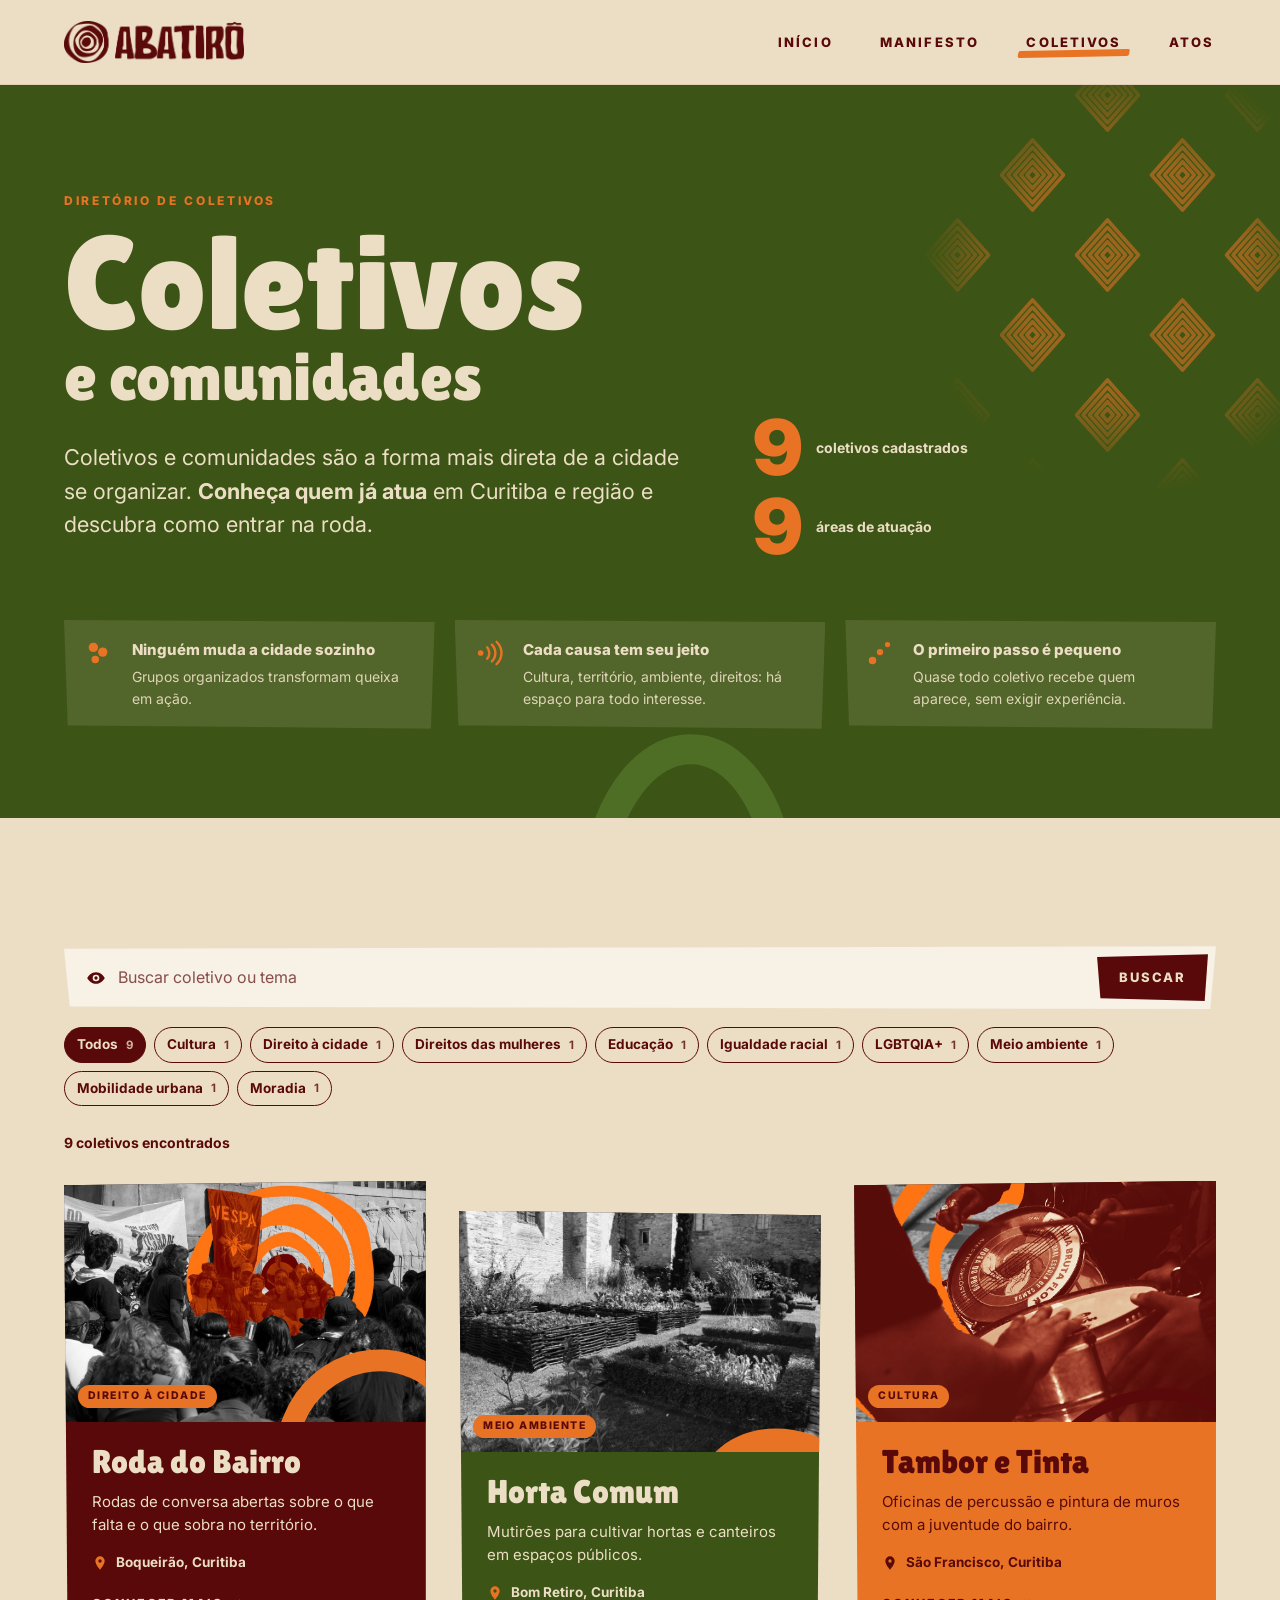
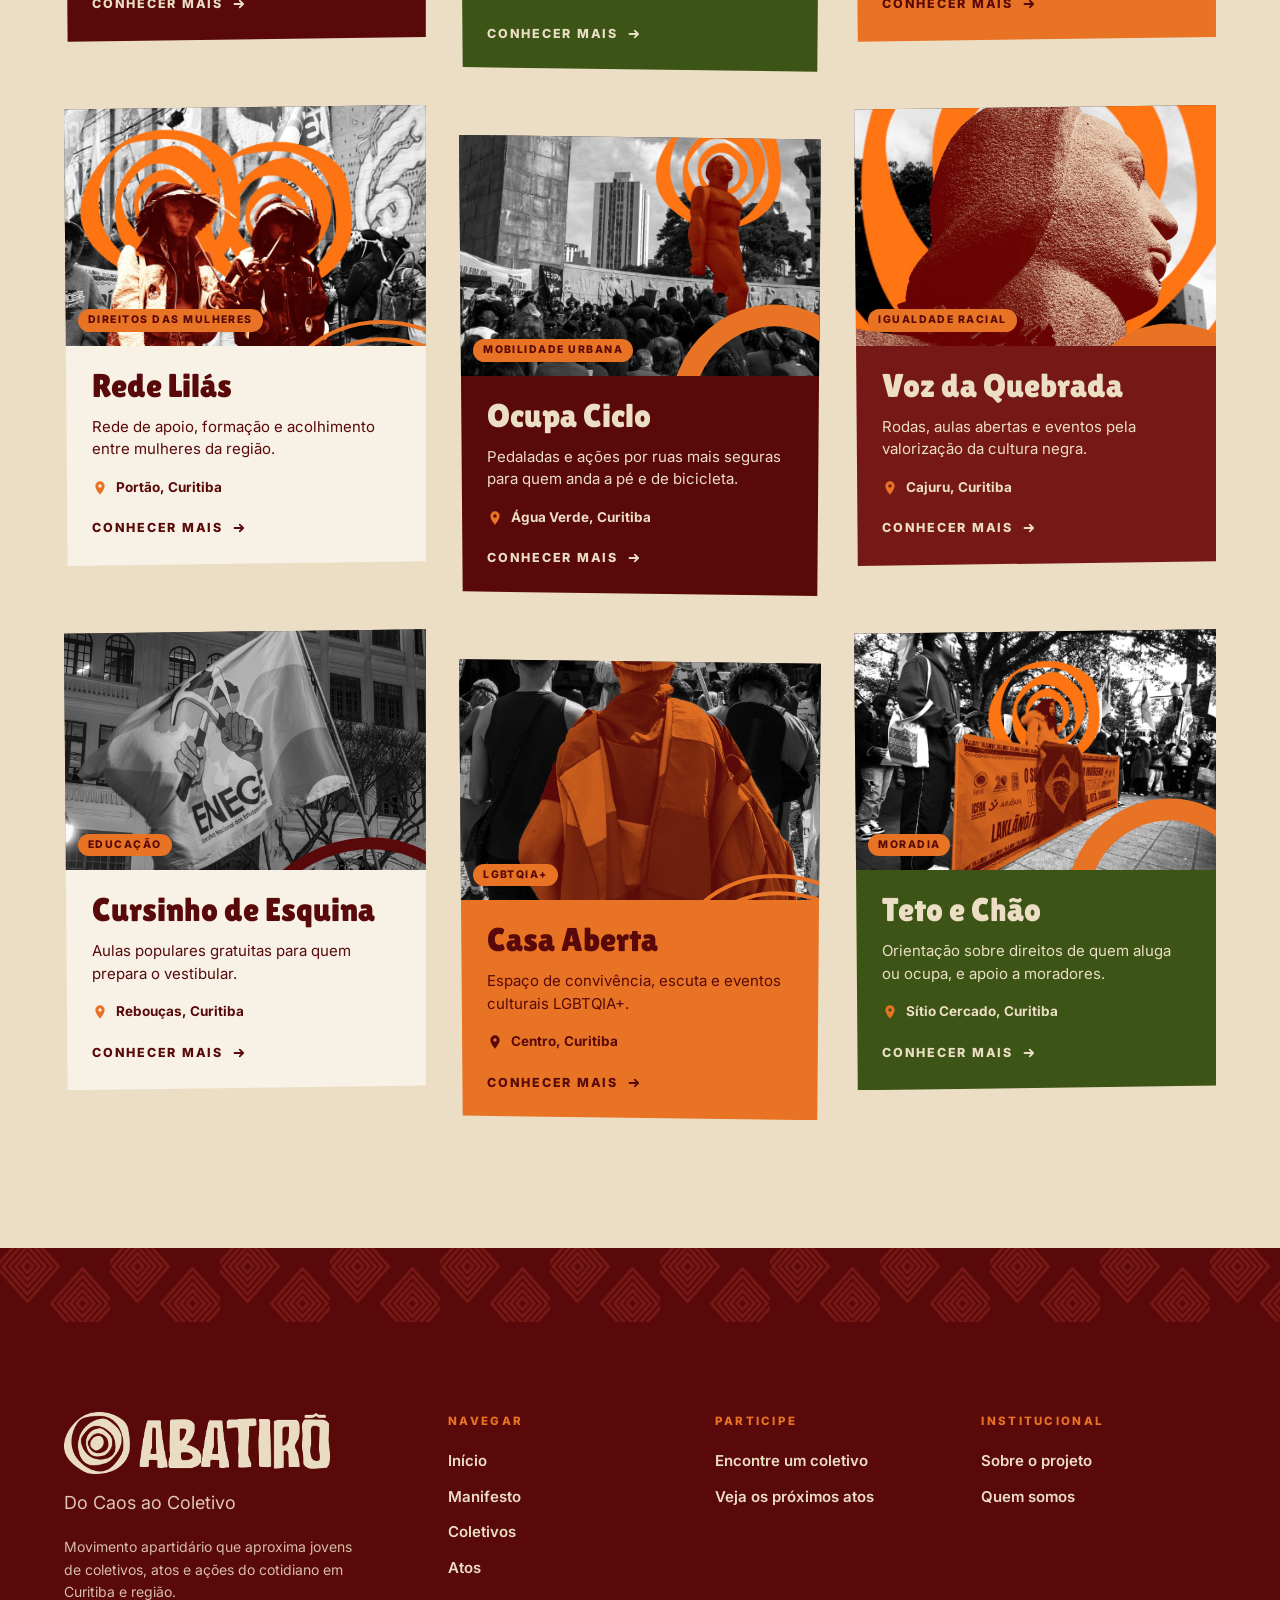
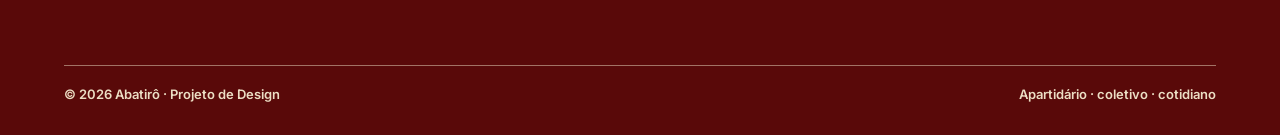
<file: coletivos.html>
<!DOCTYPE html>
<html lang="pt-BR" class="no-js">
<head>
<meta charset="utf-8">
<meta name="viewport" content="width=device-width, initial-scale=1">
<title>Coletivos e comunidades · Abatirô</title>
<meta name="description" content="Diretório de coletivos e comunidades que atuam em Curitiba e região. Busque por causa ou tema e descubra como entrar na roda.">
<meta name="theme-color" content="#590909">
<meta property="og:type" content="website">
<meta property="og:locale" content="pt_BR">
<meta property="og:site_name" content="Abatirô">
<meta property="og:title" content="Coletivos e comunidades · Abatirô">
<meta property="og:description" content="Diretório de coletivos e comunidades que atuam em Curitiba e região. Busque por causa ou tema e descubra como entrar na roda.">
<meta property="og:image" content="https://abatiro.github.io/abatiro/assets/img/og-abatiro.png">
<meta property="og:image:width" content="1200">
<meta property="og:image:height" content="630">
<meta property="og:url" content="https://abatiro.github.io/abatiro/coletivos.html">
<link rel="canonical" href="https://abatiro.github.io/abatiro/coletivos.html">
<meta name="twitter:card" content="summary_large_image">
<link rel="icon" href="assets/img/favicon-64.png" type="image/png">
<link rel="apple-touch-icon" href="assets/img/apple-touch-icon.png">
<link rel="preconnect" href="https://fonts.googleapis.com">
<link rel="preconnect" href="https://fonts.gstatic.com" crossorigin>
<link rel="stylesheet" href="https://fonts.googleapis.com/css2?family=Inter:ital,wght@0,300..900;1,300..700&family=Lilita+One&display=swap">
<link rel="stylesheet" href="assets/css/style.css?v=202611270456">
<script src="assets/js/data.js?v=202611270456" defer></script>
<script src="assets/js/fotos.js?v=202611270456" defer></script>
<script src="assets/js/main.js?v=202611270456" defer></script>
</head>
<body data-page="coletivos">
<a class="skip-link" href="#conteudo">Pular para o conteúdo</a>
<header class="site-header">
  <div class="container">
    <a class="logo" href="index.html"><img src="assets/img/logo-abatiro.png" alt="Abatirô, página inicial" width="180" height="42" style="height:42px;width:auto"></a>
    <button class="menu-toggle" type="button" aria-expanded="false" aria-controls="main-nav"><span class="bars"><span></span></span>Menu</button>
    <nav class="main-nav" id="main-nav" aria-label="Principal"><ul><li><a href="index.html">Início</a></li><li><a href="manifesto.html">Manifesto</a></li><li><a href="coletivos.html" aria-current="page">Coletivos</a></li><li><a href="atos.html">Atos</a></li></ul></nav>
  </div>
</header>
<main id="conteudo" tabindex="-1">

<section class="page-hero sec-verde" aria-labelledby="col-title">
  <div class="pat pat-laranja pat-fade" style="right:-60px;top:-30px;width:420px;height:440px;opacity:.55" aria-hidden="true"></div>
  <div class="deco hide-sm" style="left:46%;bottom:-40px;width:200px;height:200px" aria-hidden="true"><svg viewBox="0 0 200 200"><path d="M10 200 C 40 60, 160 50, 190 200" fill="none" stroke="#4E6D25" stroke-width="30"/></svg></div>
  <div class="container" style="position:relative">
    <div class="hero-split">
      <div>
        <span class="eyebrow laranja">Diretório de coletivos</span>
        <h1 id="col-title" class="display display-xl">Coletivos <span class="sub">e comunidades</span></h1>
        <p class="lead">Coletivos e comunidades são a forma mais direta de a cidade se organizar. <strong>Conheça quem já atua</strong> em Curitiba e região e descubra como entrar na roda.</p>
      </div>
      <div class="stats" style="color:var(--bege)">
        <div class="stat"><span class="n" style="color:var(--laranja)" id="stat-coletivos">9</span><span class="t">coletivos cadastrados</span></div>
        <div class="stat"><span class="n" style="color:var(--laranja)" id="stat-areas">9</span><span class="t">áreas de atuação</span></div>
      </div>
    </div>
    <div class="hl-boxes">
      <div class="hl-box"><svg viewBox="0 0 32 32" aria-hidden="true"><g fill="currentColor"><circle cx="10" cy="10" r="5"/><circle cx="20" cy="15" r="5"/><circle cx="12" cy="23" r="4"/></g></svg><div><h2>Ninguém muda a cidade sozinho</h2><p>Grupos organizados transformam queixa em ação.</p></div></div>
      <div class="hl-box"><svg viewBox="0 0 32 32" aria-hidden="true"><g fill="none" stroke="currentColor" stroke-width="2.6" stroke-linecap="round"><circle cx="6" cy="16" r="3" fill="currentColor" stroke="none"/><path d="M13 10c3 3 3 9 0 12"/><path d="M18 7c5 5 5 13 0 18"/><path d="M23 4c7 7 7 17 0 24"/></g></svg><div><h2>Cada causa tem seu jeito</h2><p>Cultura, território, ambiente, direitos: há espaço para todo interesse.</p></div></div>
      <div class="hl-box"><svg viewBox="0 0 32 32" aria-hidden="true"><g fill="currentColor"><circle cx="8" cy="24" r="4"/><circle cx="16" cy="15" r="3.4"/><circle cx="24" cy="7" r="2.8"/></g></svg><div><h2>O primeiro passo é pequeno</h2><p>Quase todo coletivo recebe quem aparece, sem exigir experiência.</p></div></div>
    </div>
  </div>
</section>

<section class="sec sec-bege sec-pad" aria-label="Lista de coletivos">
  <div class="container">
    <form class="search" id="form-busca-coletivos" role="search">
      <svg viewBox="0 0 24 24" aria-hidden="true"><path fill="currentColor" d="M12 5C6.5 5 2.7 9.3 1.5 12c1.2 2.7 5 7 10.5 7s9.3-4.3 10.5-7C21.3 9.3 17.5 5 12 5Zm0 11a4 4 0 1 1 0-8 4 4 0 0 1 0 8Z"/><circle cx="12" cy="12" r="2" fill="currentColor"/></svg>
      <label for="busca-coletivos" class="sr-only">Buscar coletivo ou tema</label>
      <input id="busca-coletivos" type="search" placeholder="Buscar coletivo ou tema" autocomplete="off">
      <button type="submit">Buscar</button>
    </form>
    <div class="chips" id="chips-coletivos" role="group" aria-label="Filtrar por causa"></div>
    <p class="result-count" id="count-coletivos" aria-live="polite">9 coletivos encontrados</p>
    <div class="cards" id="lista-coletivos"></div>
  </div>
</section>
</main>
<div class="footer-pattern" aria-hidden="true"></div>
<footer class="site-footer">
  <div class="container inner">
    <div class="footer-grid">
      <div class="footer-brand">
        <a class="footer-logo" href="index.html"><img src="assets/img/logo-abatiro-bege.png" alt="Abatirô" width="267" height="62" loading="lazy" style="height:62px;width:auto"></a>
        <p class="footer-tag">Do Caos ao Coletivo</p>
        <p class="footer-desc">Movimento apartidário que aproxima jovens de coletivos, atos e ações do cotidiano em Curitiba e região.</p>
      </div>
      <nav class="footer-col" aria-labelledby="f-nav"><h2 id="f-nav">Navegar</h2><ul>
        <li><a href="index.html">Início</a></li><li><a href="manifesto.html">Manifesto</a></li>
        <li><a href="coletivos.html">Coletivos</a></li><li><a href="atos.html">Atos</a></li></ul></nav>
      <nav class="footer-col" aria-labelledby="f-part"><h2 id="f-part">Participe</h2><ul>
        <li><a href="coletivos.html">Encontre um coletivo</a></li><li><a href="atos.html">Veja os próximos atos</a></li></ul></nav>
      <nav class="footer-col" aria-labelledby="f-inst"><h2 id="f-inst">Institucional</h2><ul>
        <li><a href="index.html#sobre">Sobre o projeto</a></li><li><a href="index.html#quem-somos">Quem somos</a></li></ul></nav>
    </div>
    <div class="footer-bottom"><span>© <span id="ano">2026</span> Abatirô · Projeto de Design</span><span>Apartidário · coletivo · cotidiano</span></div>
  </div>
</footer>
</body>
</html>
</file>
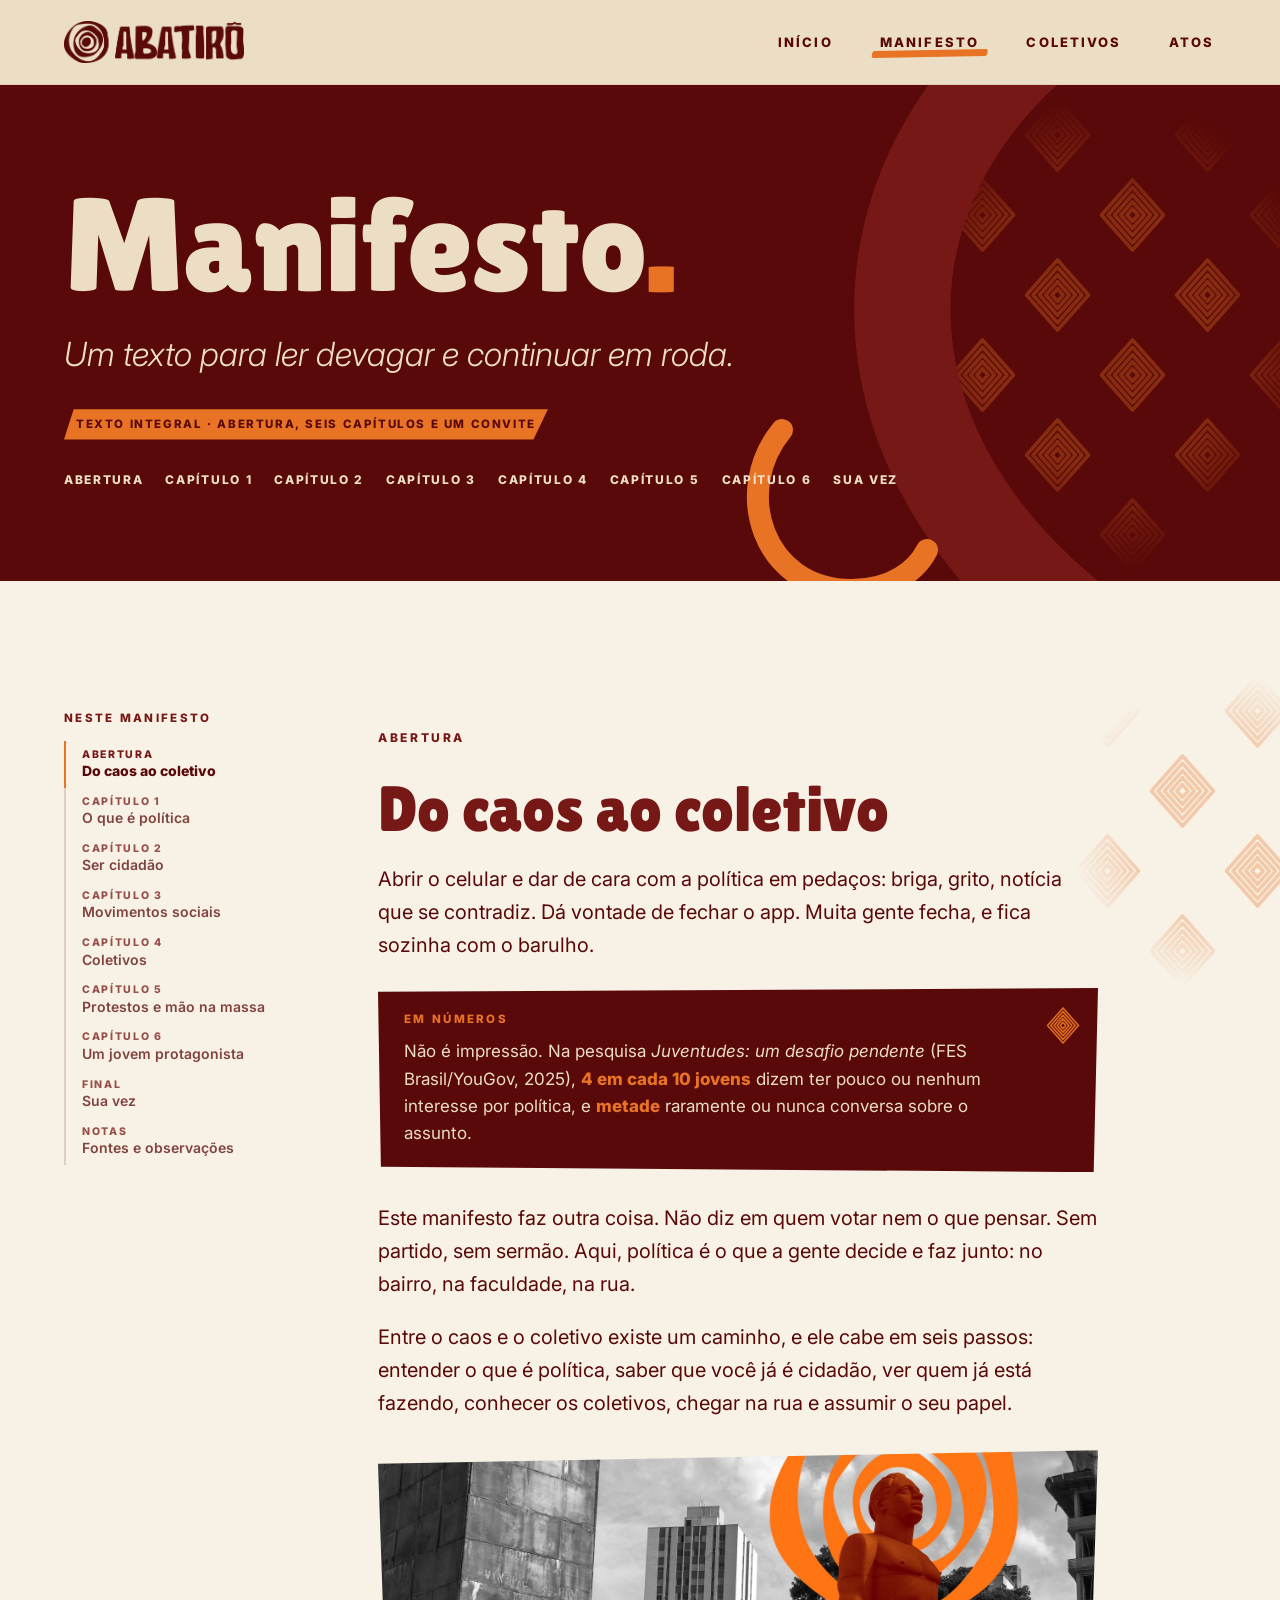
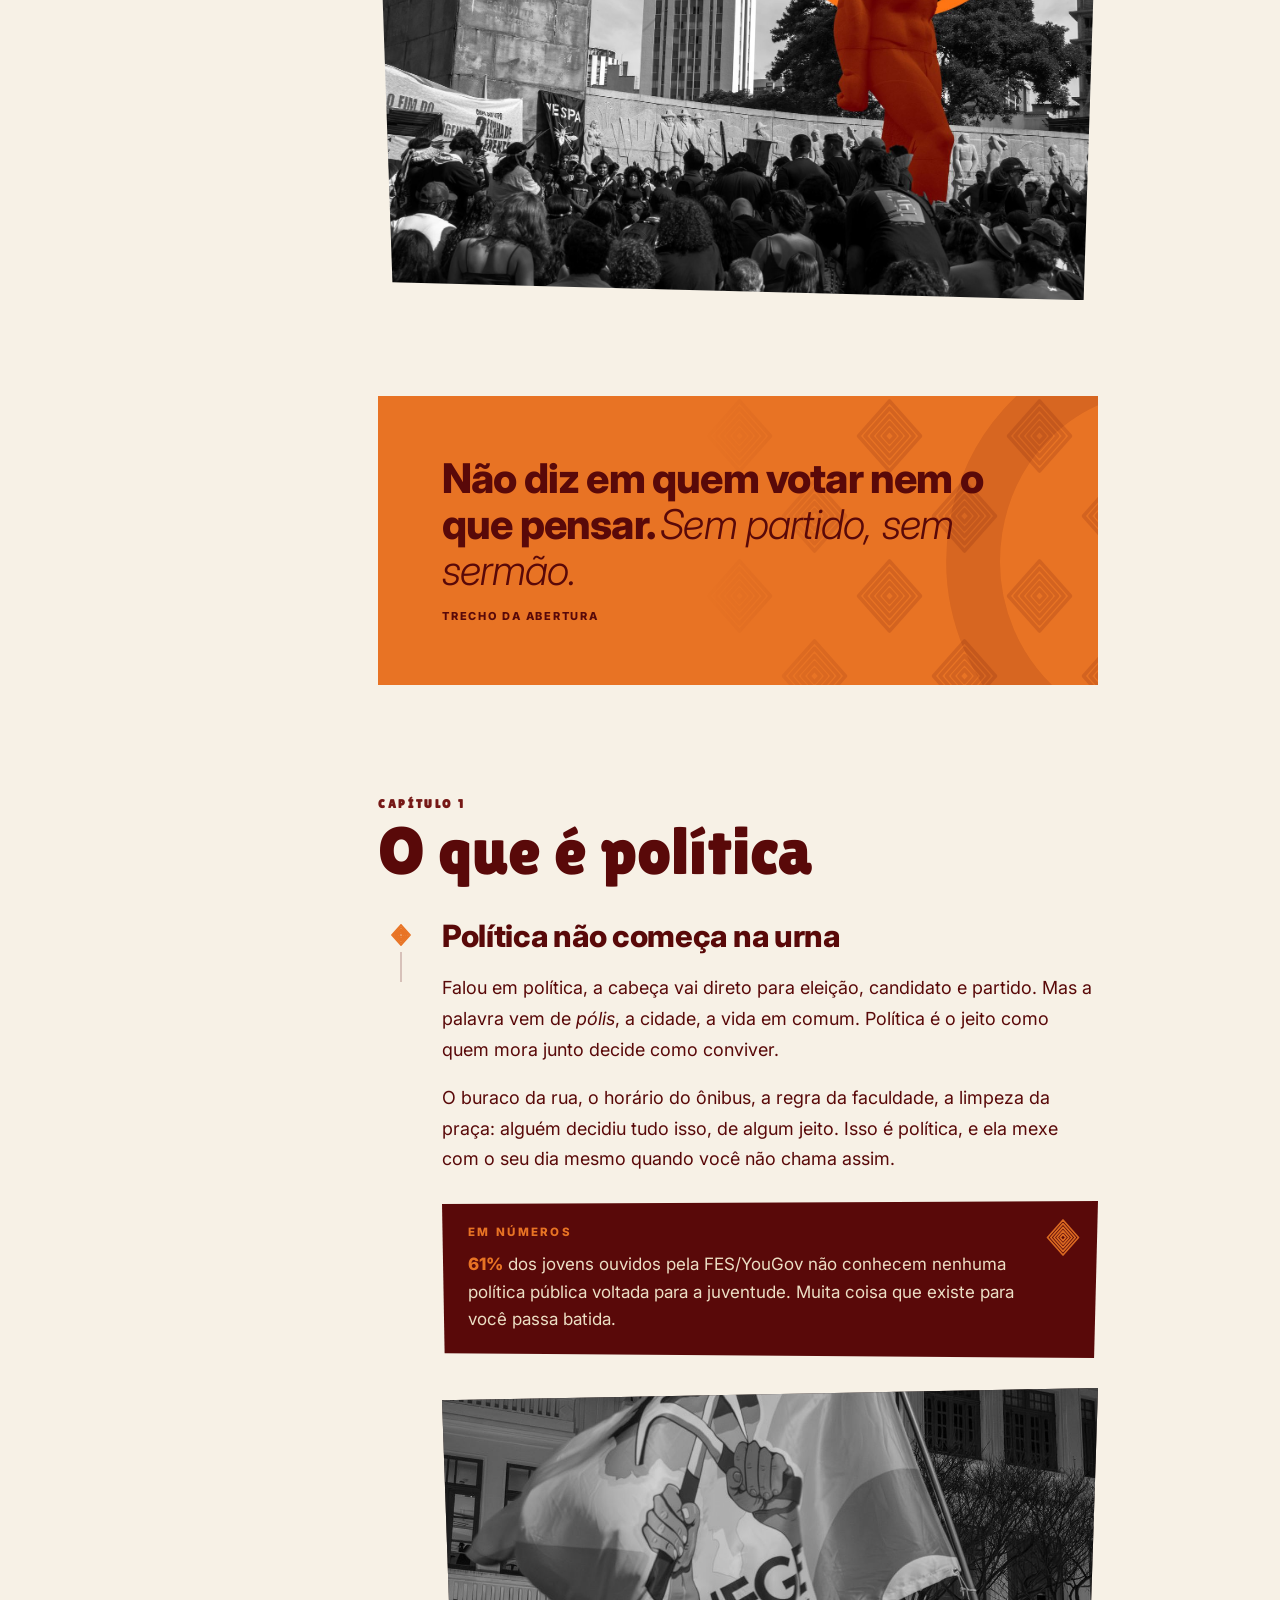
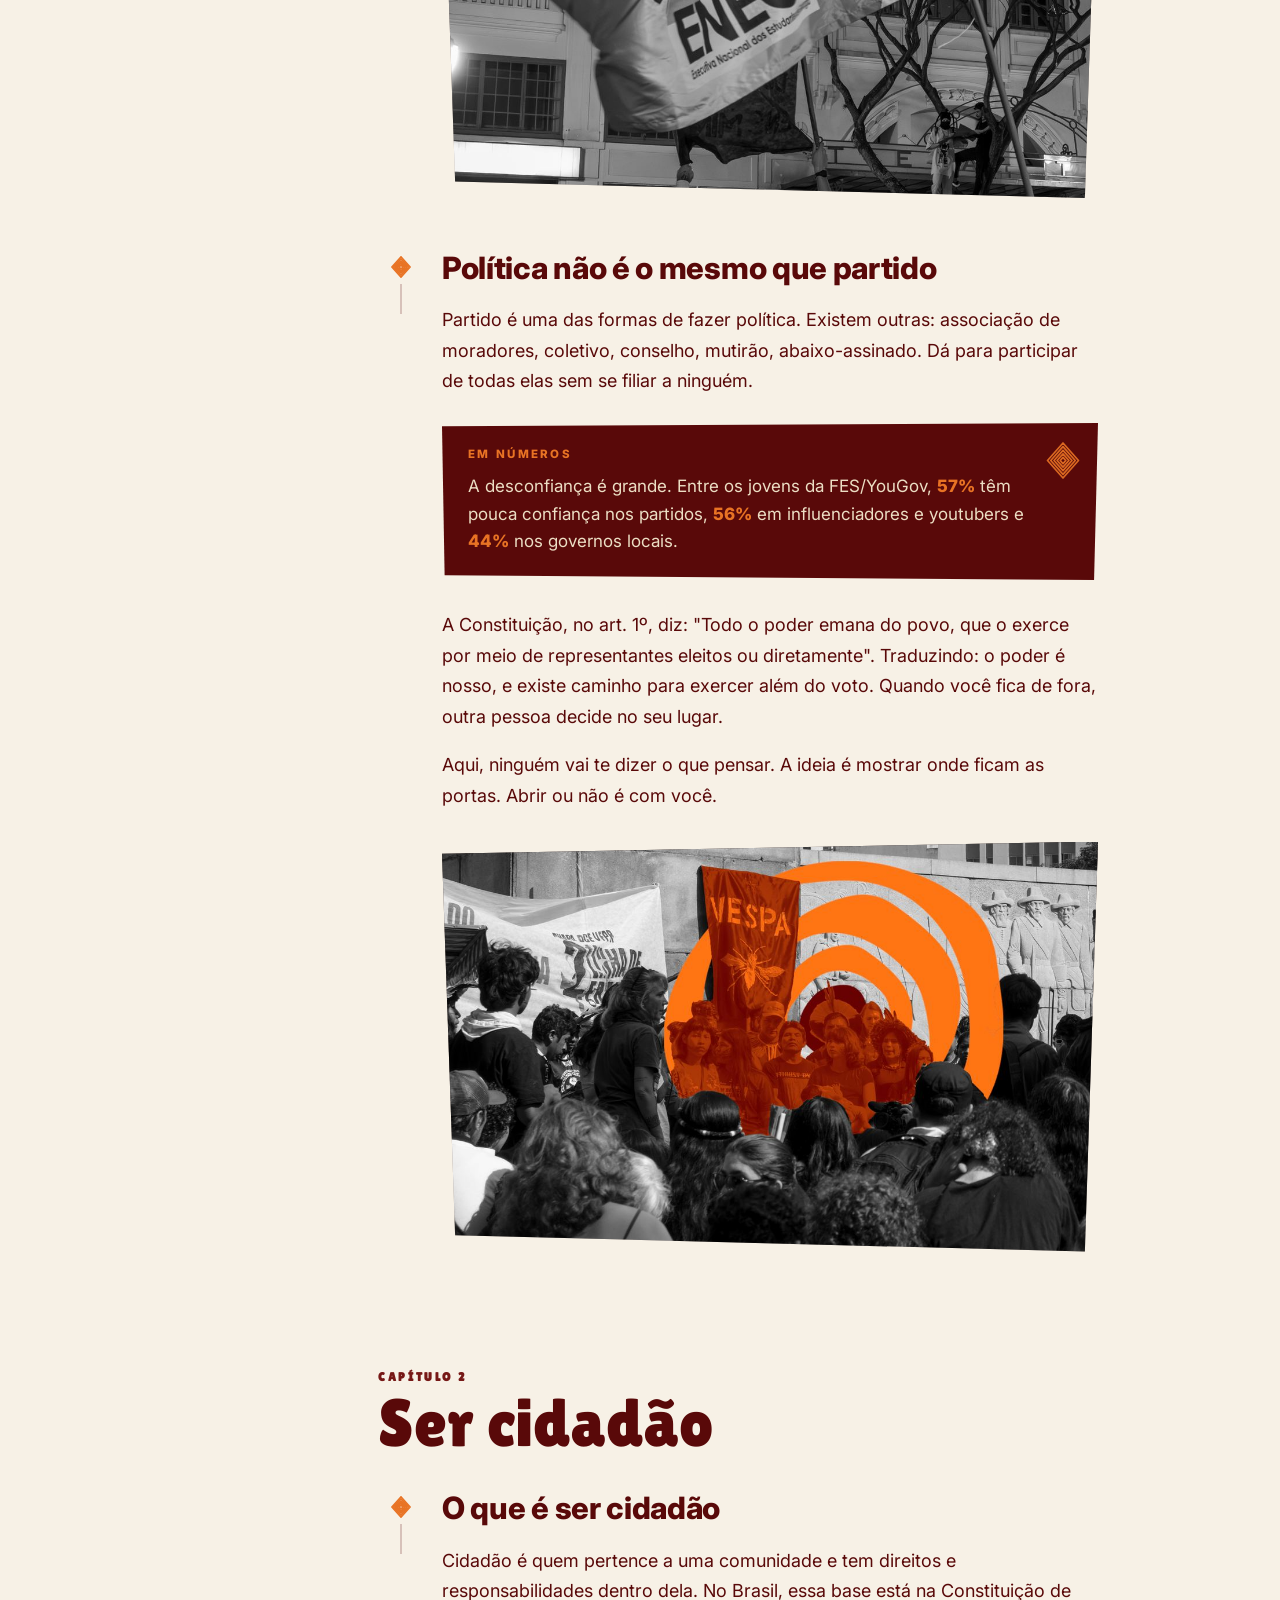
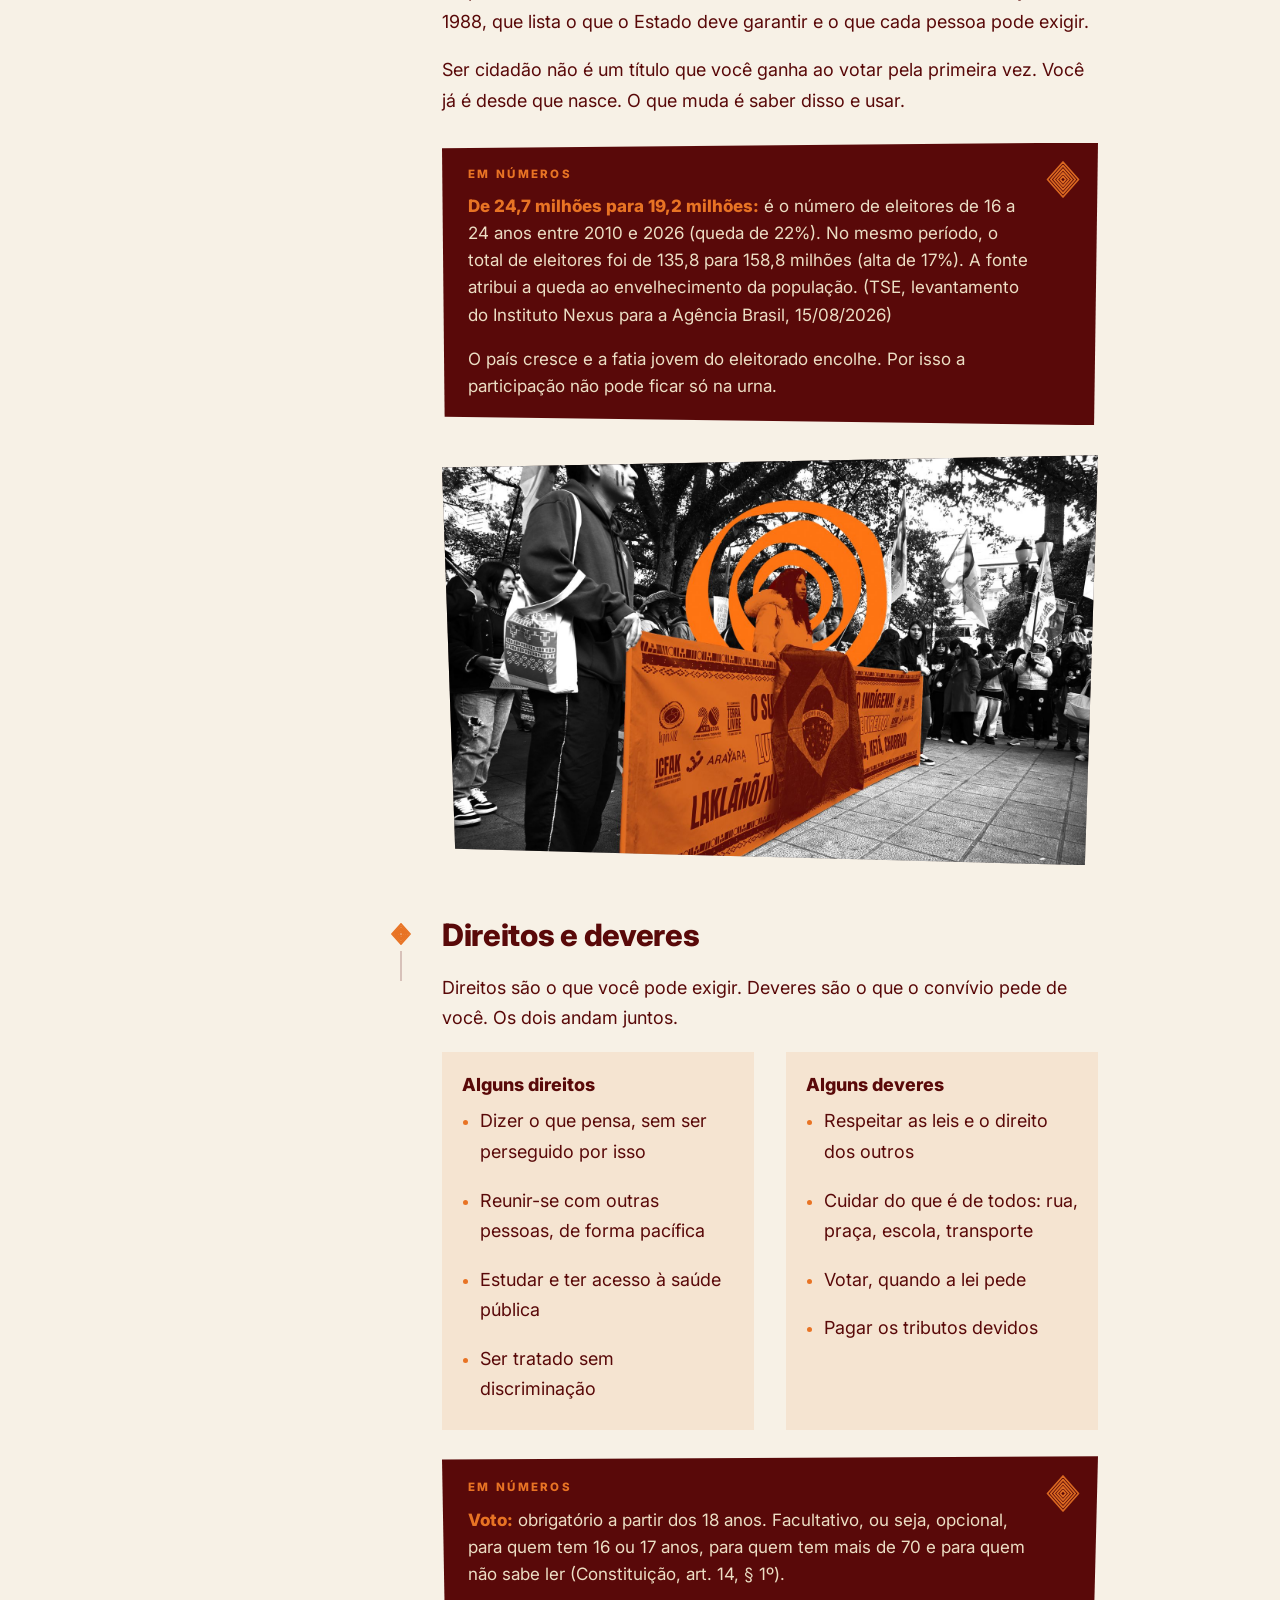
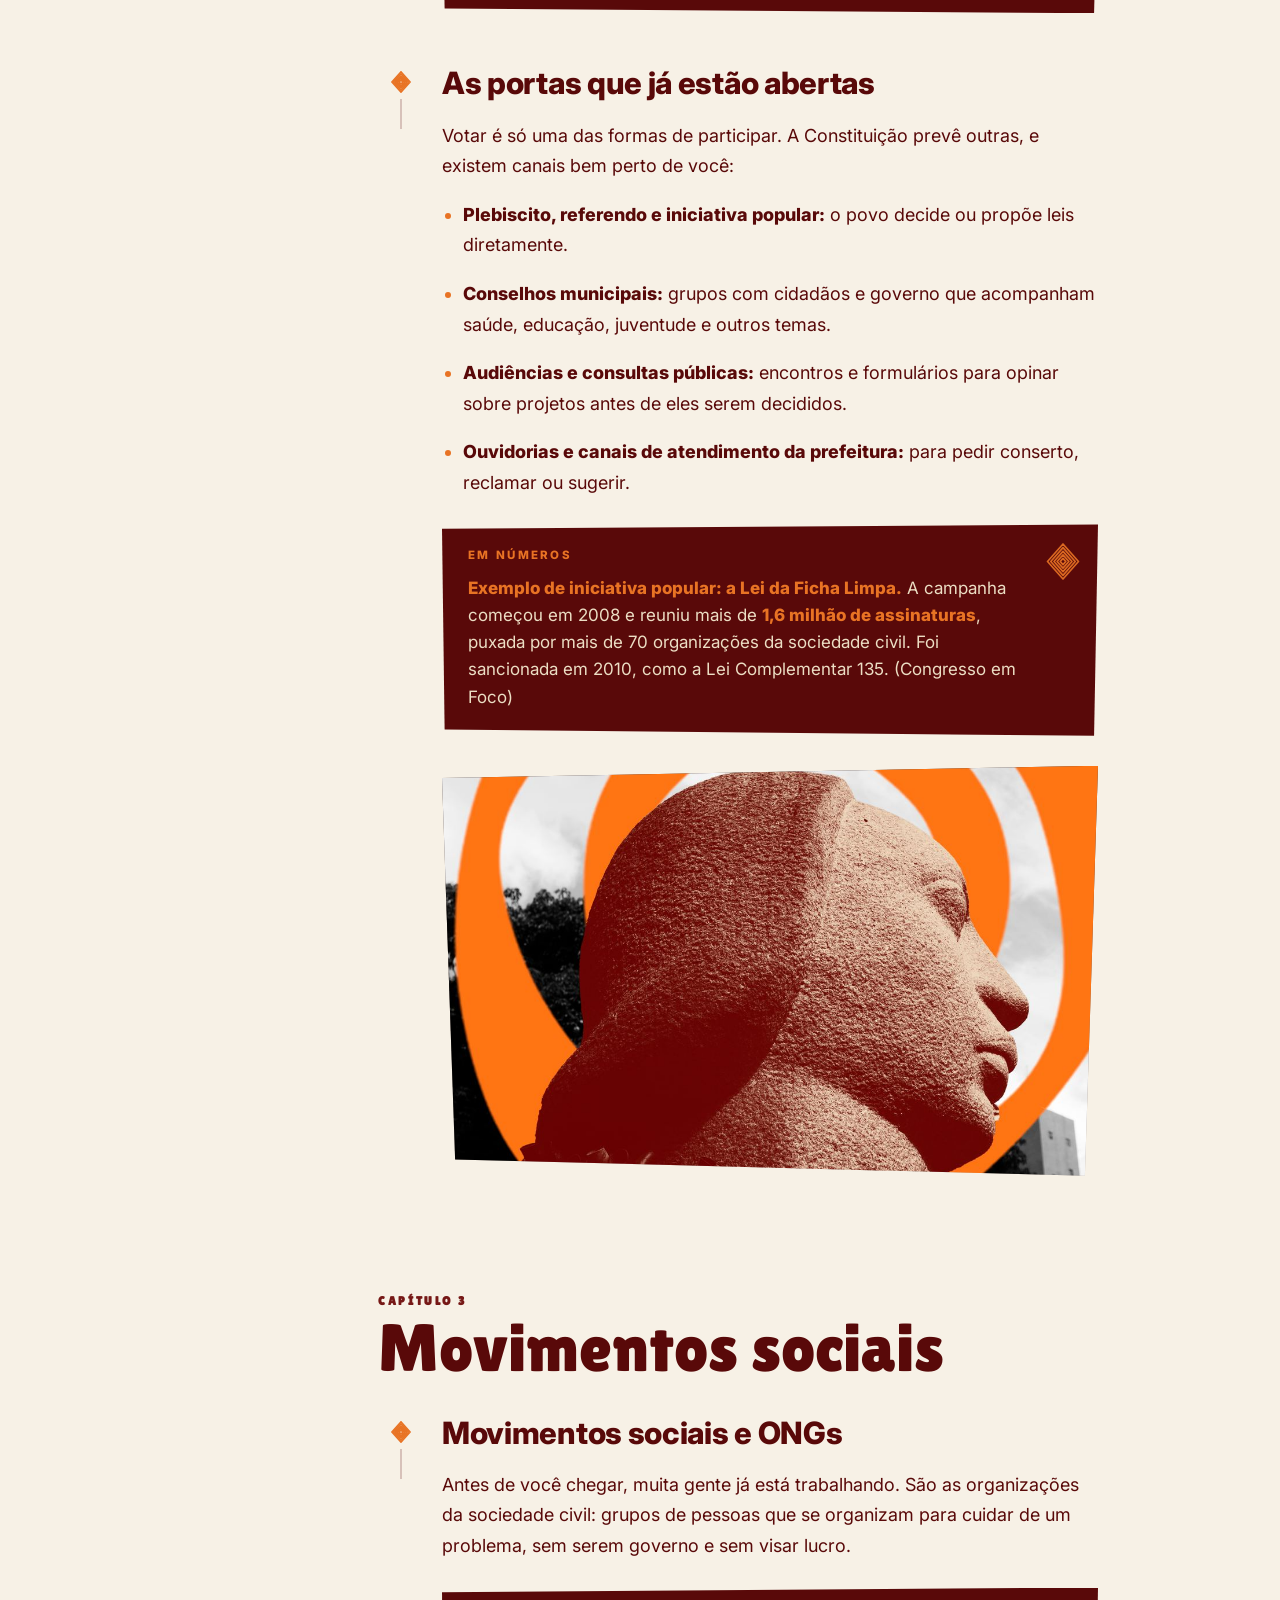
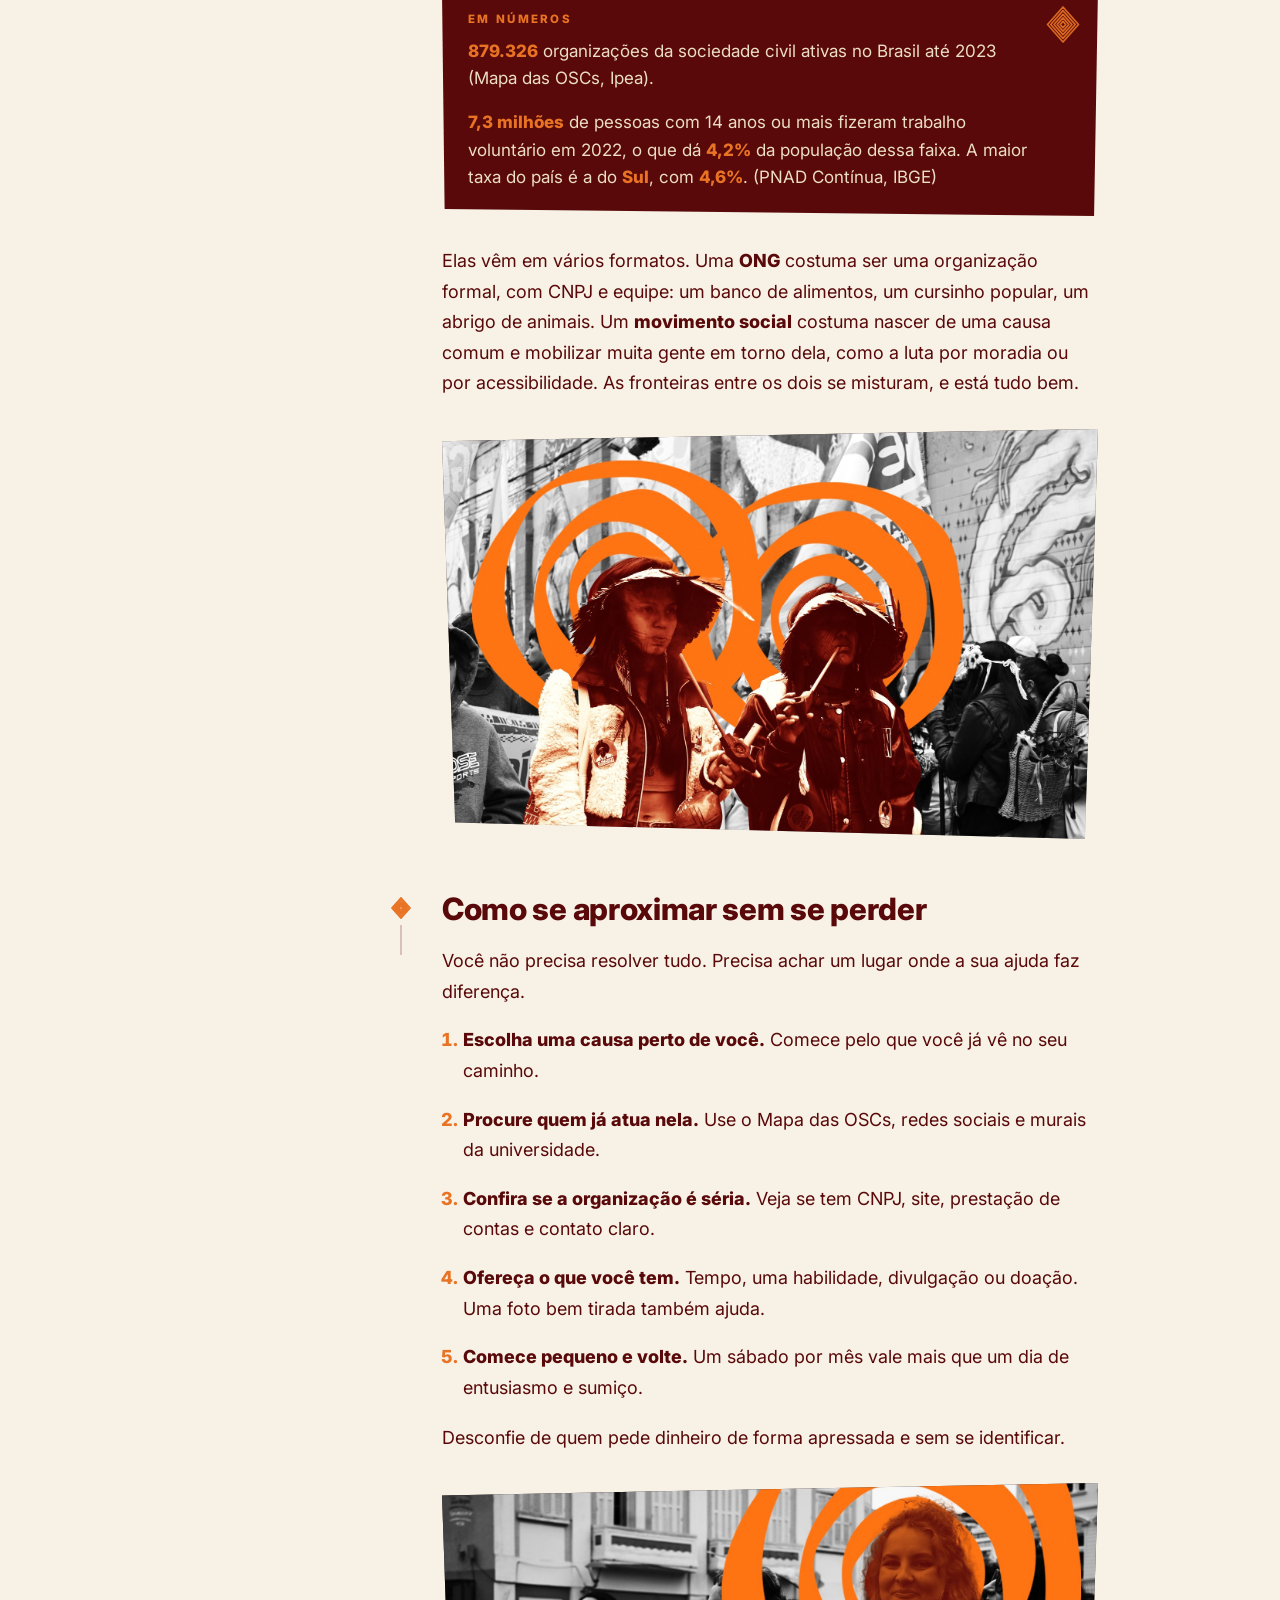
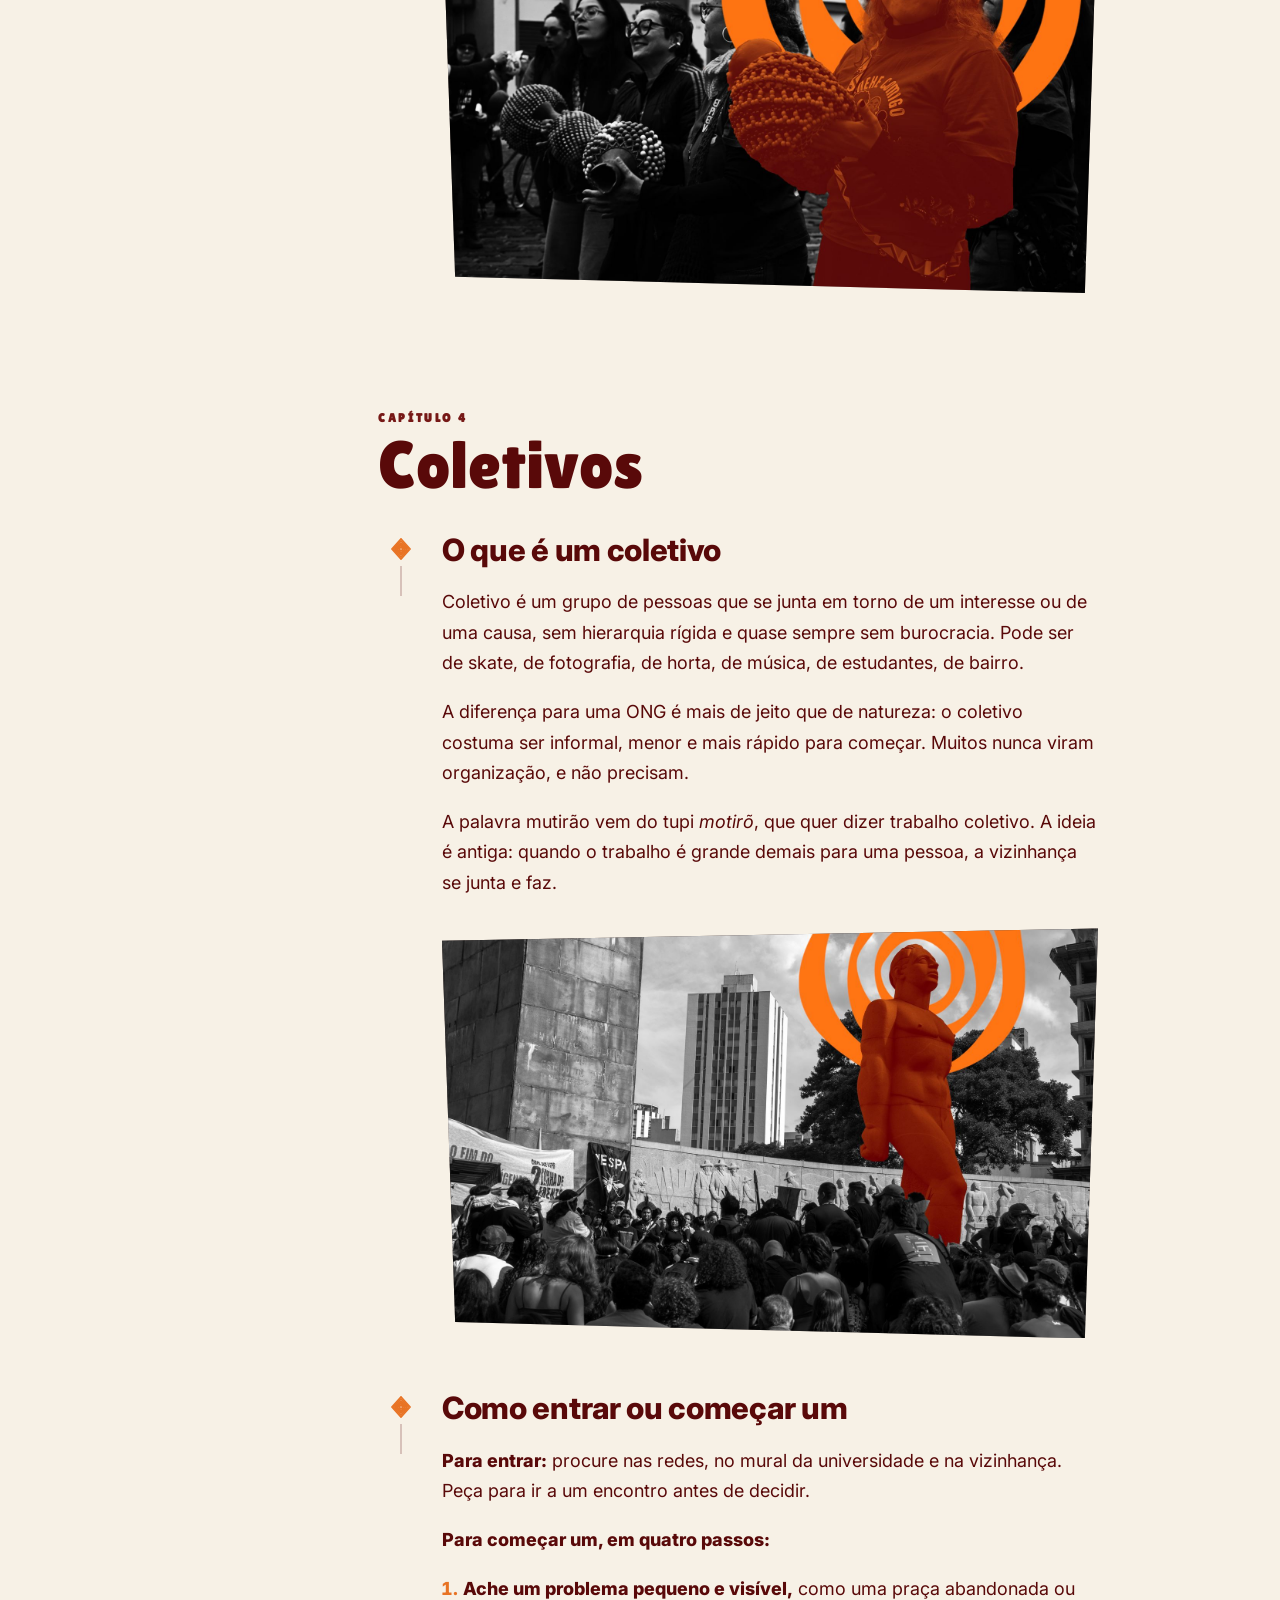
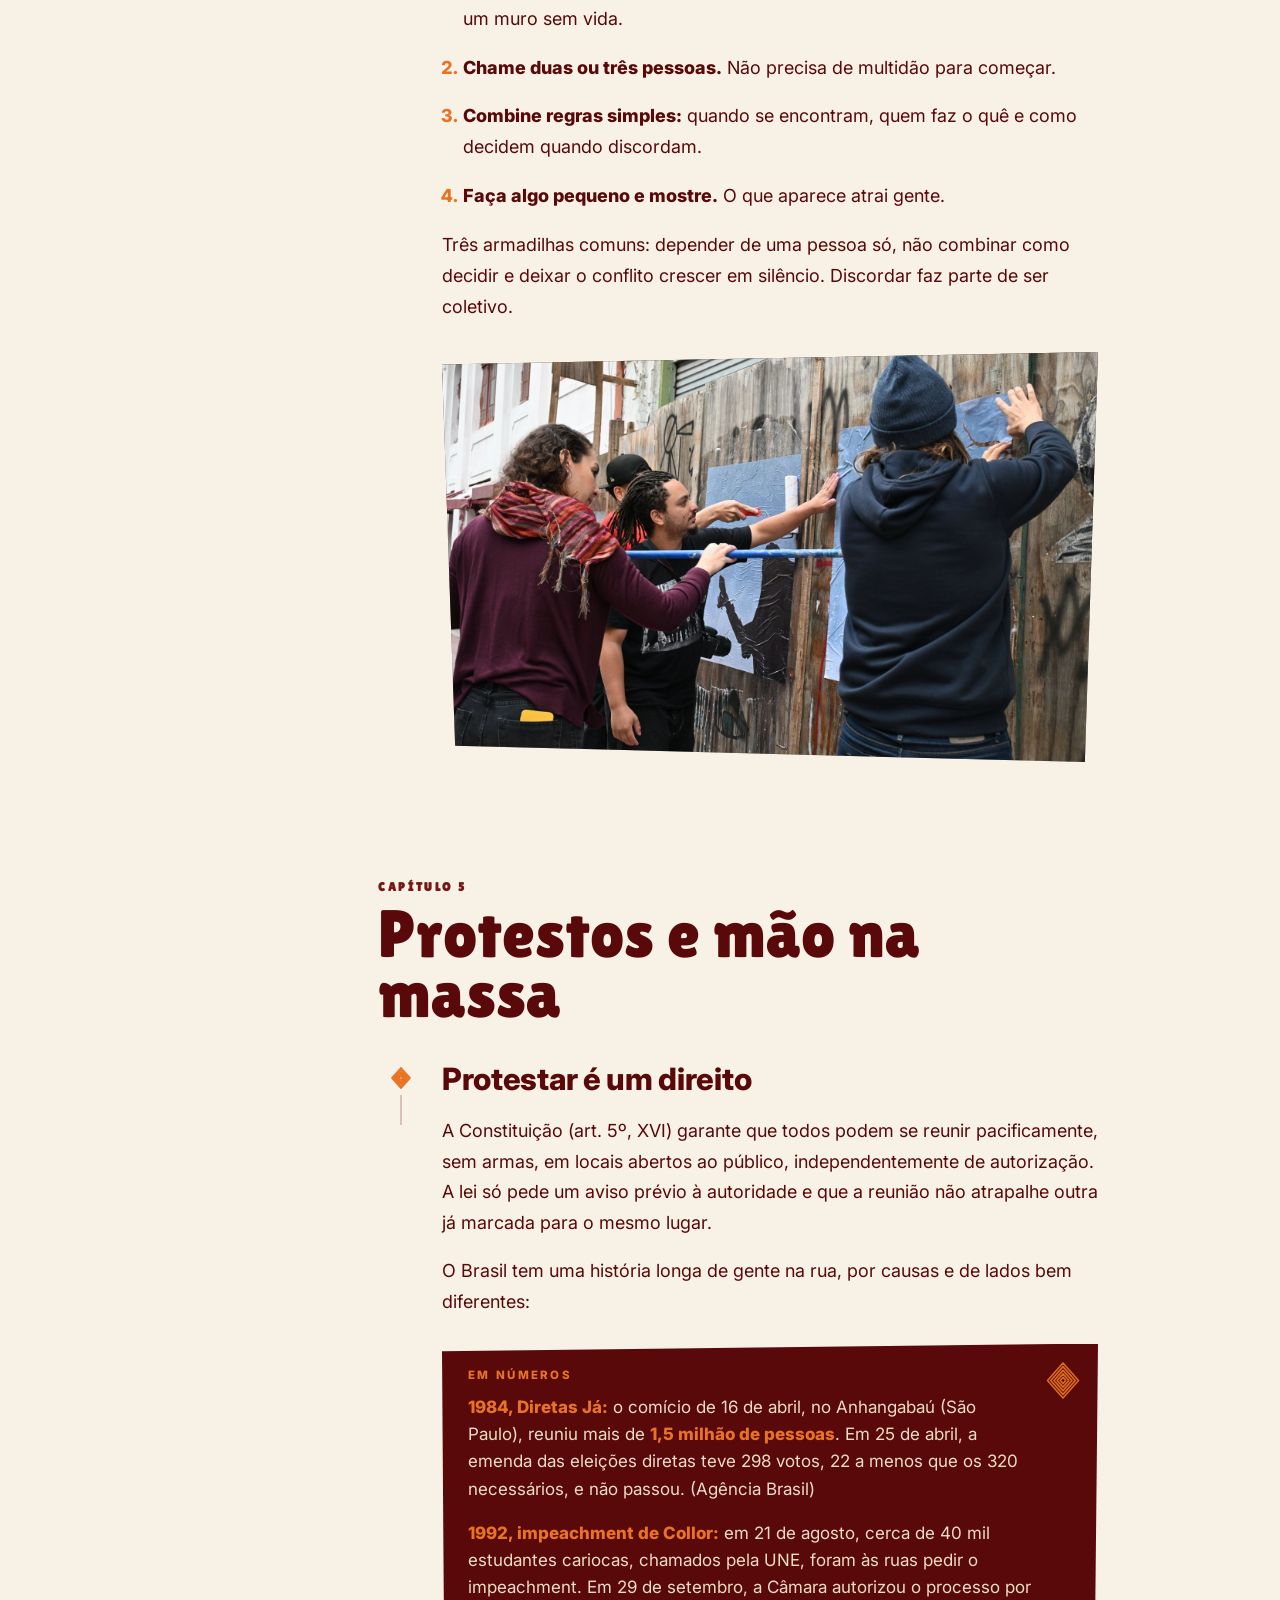
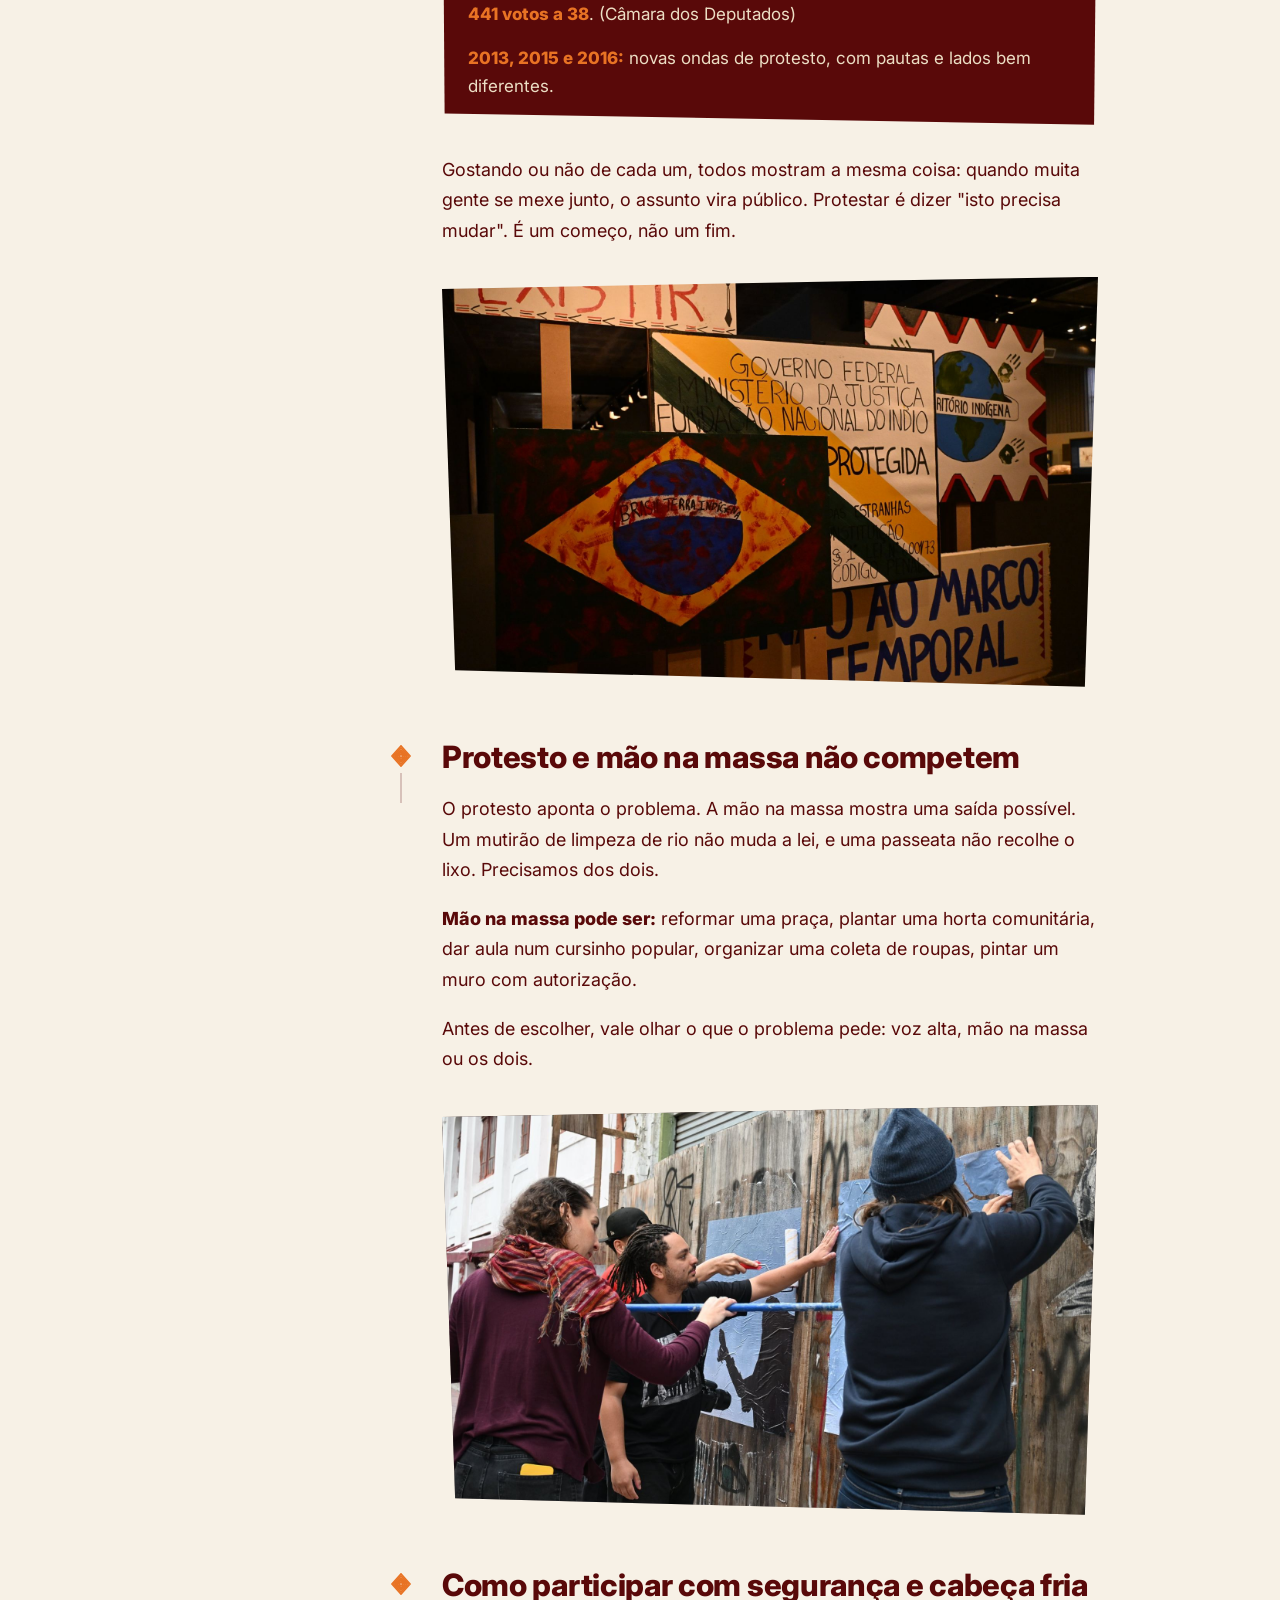
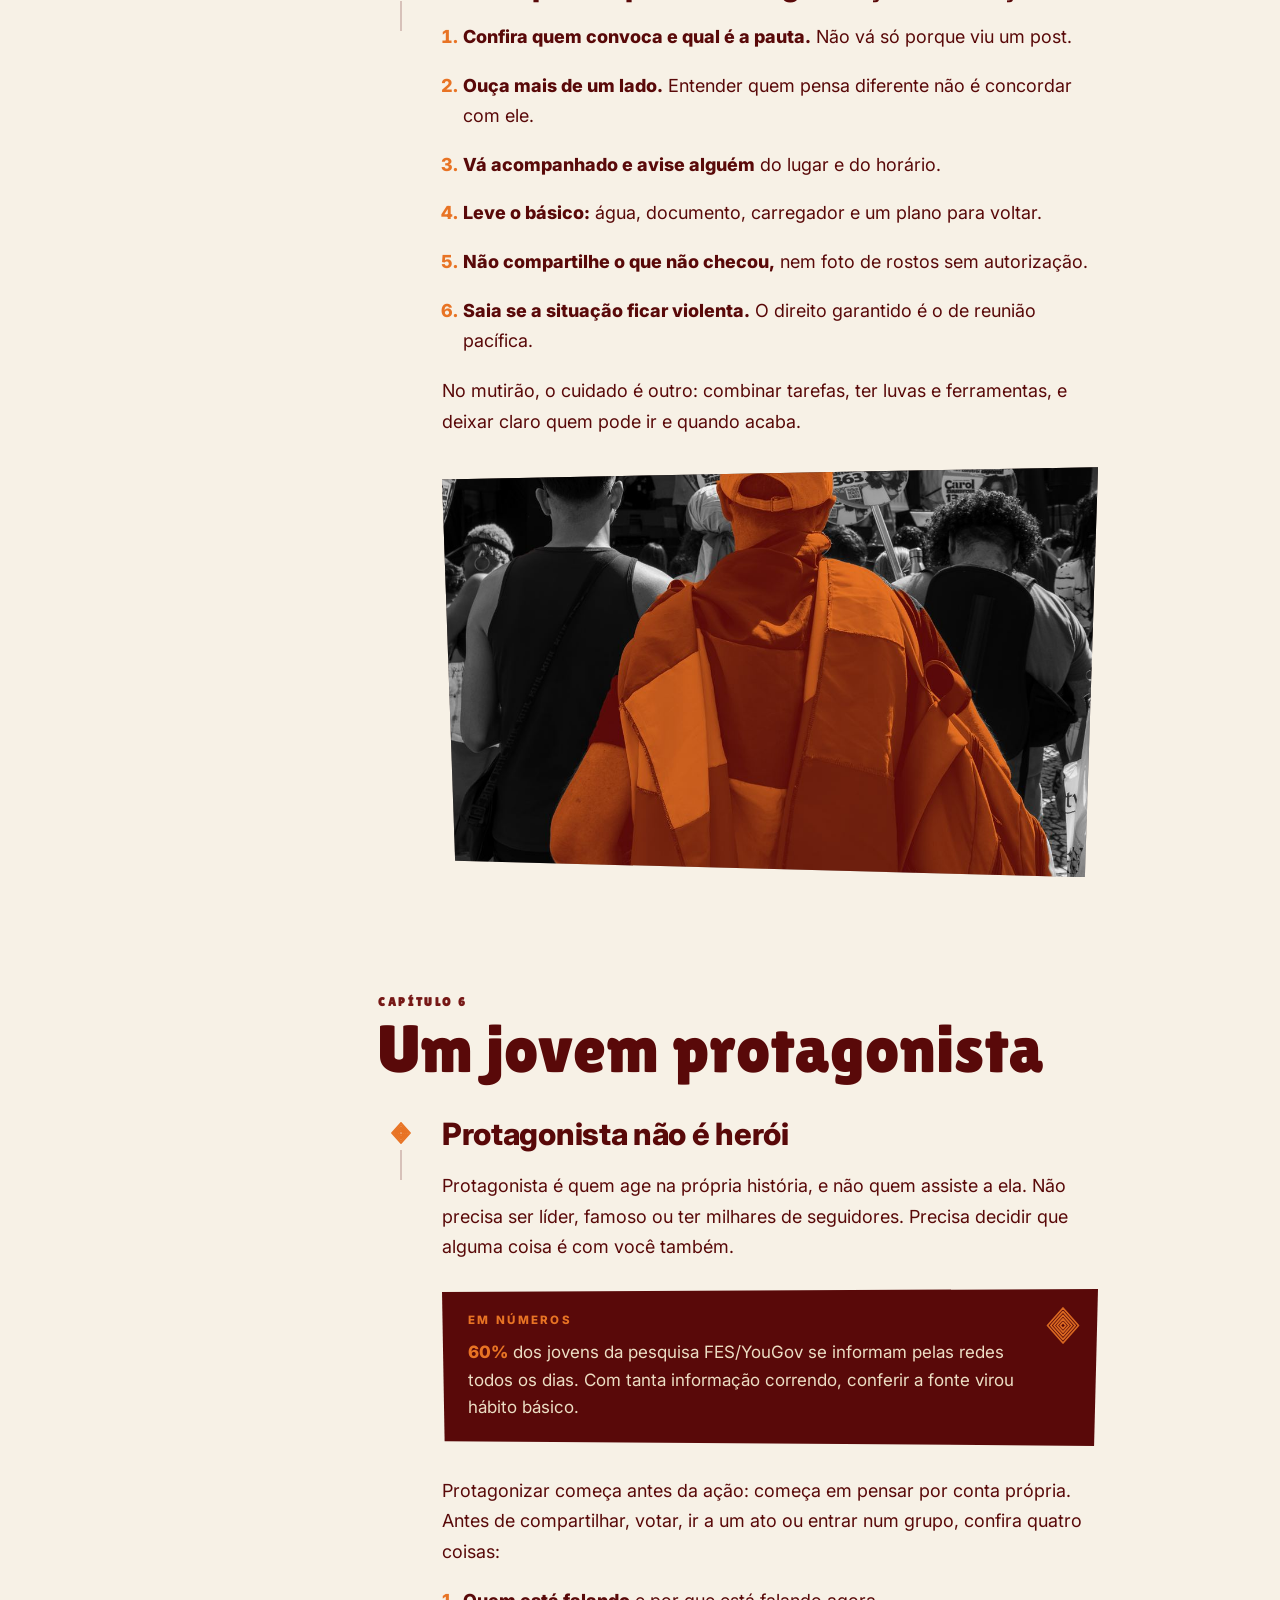
<file: manifesto.html>
<!DOCTYPE html>
<html lang="pt-BR" class="no-js">
<head>
<meta charset="utf-8">
<meta name="viewport" content="width=device-width, initial-scale=1">
<title>Manifesto · Abatirô</title>
<meta name="description" content="Do caos ao coletivo: o manifesto completo do Abatirô, em seis capítulos sobre política, cidadania, coletivos e participação para a juventude de Curitiba.">
<meta name="theme-color" content="#590909">
<meta property="og:type" content="website">
<meta property="og:locale" content="pt_BR">
<meta property="og:site_name" content="Abatirô">
<meta property="og:title" content="Manifesto · Abatirô">
<meta property="og:description" content="Do caos ao coletivo: o manifesto completo do Abatirô, em seis capítulos sobre política, cidadania, coletivos e participação para a juventude de Curitiba.">
<meta property="og:image" content="https://abatiro.github.io/abatiro/assets/img/og-abatiro.png">
<meta property="og:image:width" content="1200">
<meta property="og:image:height" content="630">
<meta property="og:url" content="https://abatiro.github.io/abatiro/manifesto.html">
<link rel="canonical" href="https://abatiro.github.io/abatiro/manifesto.html">
<meta name="twitter:card" content="summary_large_image">
<link rel="icon" href="assets/img/favicon-64.png" type="image/png">
<link rel="apple-touch-icon" href="assets/img/apple-touch-icon.png">
<link rel="preconnect" href="https://fonts.googleapis.com">
<link rel="preconnect" href="https://fonts.gstatic.com" crossorigin>
<link rel="stylesheet" href="https://fonts.googleapis.com/css2?family=Inter:ital,wght@0,300..900;1,300..700&family=Lilita+One&display=swap">
<link rel="stylesheet" href="assets/css/style.css?v=202611270456">
<script src="assets/js/data.js?v=202611270456" defer></script>
<script src="assets/js/fotos.js?v=202611270456" defer></script>
<script src="assets/js/main.js?v=202611270456" defer></script>
</head>
<body data-page="manifesto">
<a class="skip-link" href="#conteudo">Pular para o conteúdo</a>
<header class="site-header">
  <div class="container">
    <a class="logo" href="index.html"><img src="assets/img/logo-abatiro.png" alt="Abatirô, página inicial" width="180" height="42" style="height:42px;width:auto"></a>
    <button class="menu-toggle" type="button" aria-expanded="false" aria-controls="main-nav"><span class="bars"><span></span></span>Menu</button>
    <nav class="main-nav" id="main-nav" aria-label="Principal"><ul><li><a href="index.html">Início</a></li><li><a href="manifesto.html" aria-current="page">Manifesto</a></li><li><a href="coletivos.html">Coletivos</a></li><li><a href="atos.html">Atos</a></li></ul></nav>
  </div>
</header>
<main id="conteudo" tabindex="-1">

<div class="mf-progress" role="progressbar" aria-label="Progresso da leitura" aria-valuemin="0" aria-valuemax="100" aria-valuenow="0"></div>
<section class="page-hero sec-vinho mf-hero" aria-labelledby="mf-title">
  <div class="pat pat-laranja pat-fade" style="right:-50px;top:10px;width:460px;height:480px;opacity:.32" aria-hidden="true"></div>
  <div class="deco" style="right:-10%;top:-30%;width:70%;height:170%" aria-hidden="true"><svg viewBox="0 0 600 700"><path d="M520 0 C 160 120, 140 520, 600 680" fill="none" stroke="#761816" stroke-width="80"/></svg></div>
  <div class="deco float slow" style="left:58%;bottom:-6%;width:200px;height:190px" aria-hidden="true"><svg viewBox="0 0 200 190"><path d="M40 10 C -10 70, 20 170, 110 170 C 150 170, 175 150, 185 130" fill="none" stroke="#E87324" stroke-width="22" stroke-linecap="round"/></svg></div>
  <div class="container" style="position:relative">
    <h1 id="mf-title" class="display display-xl">Manifesto<span style="color:var(--laranja)">.</span></h1>
    <p class="subtitle">Um texto para ler devagar e continuar em roda.</p>
    <p class="meta">Texto integral · abertura, seis capítulos e um convite</p>
    <nav aria-label="Capítulos do manifesto"><ul class="mf-quicknav"><li><a href="#abertura">Abertura</a></li><li><a href="#capitulo-1">Capítulo 1</a></li><li><a href="#capitulo-2">Capítulo 2</a></li><li><a href="#capitulo-3">Capítulo 3</a></li><li><a href="#capitulo-4">Capítulo 4</a></li><li><a href="#capitulo-5">Capítulo 5</a></li><li><a href="#capitulo-6">Capítulo 6</a></li><li><a href="#sua-vez">Sua vez</a></li></ul></nav>
  </div>
</section>

<section class="sec sec-creme sec-pad" aria-label="Texto do manifesto">
  <div class="pat pat-laranja pat-fade pat-hide-sm" style="right:-90px;top:90px;width:300px;height:320px;opacity:.3" aria-hidden="true"></div>
  <div class="container mf-layout">
    <aside class="mf-toc" aria-labelledby="toc-t"><h2 id="toc-t">Neste manifesto</h2><nav aria-labelledby="toc-t"><ol><li><a href="#abertura"><span class="n">Abertura</span>Do caos ao coletivo</a></li><li><a href="#capitulo-1"><span class="n">Capítulo 1</span>O que é política</a></li><li><a href="#capitulo-2"><span class="n">Capítulo 2</span>Ser cidadão</a></li><li><a href="#capitulo-3"><span class="n">Capítulo 3</span>Movimentos sociais</a></li><li><a href="#capitulo-4"><span class="n">Capítulo 4</span>Coletivos</a></li><li><a href="#capitulo-5"><span class="n">Capítulo 5</span>Protestos e mão na massa</a></li><li><a href="#capitulo-6"><span class="n">Capítulo 6</span>Um jovem protagonista</a></li><li><a href="#sua-vez"><span class="n">Final</span>Sua vez</a></li><li><a href="#fontes"><span class="n">Notas</span>Fontes e observações</a></li></ol></nav></aside>
    <div class="mf-text" id="mf-text">
      <div class="mf-toc-mobile"><label for="mf-select">Ir para</label><select id="mf-select"><option value="abertura">Abertura · Do caos ao coletivo</option><option value="capitulo-1">Capítulo 1 · O que é política</option><option value="capitulo-2">Capítulo 2 · Ser cidadão</option><option value="capitulo-3">Capítulo 3 · Movimentos sociais</option><option value="capitulo-4">Capítulo 4 · Coletivos</option><option value="capitulo-5">Capítulo 5 · Protestos e mão na massa</option><option value="capitulo-6">Capítulo 6 · Um jovem protagonista</option><option value="sua-vez">Final · Sua vez</option><option value="fontes">Notas · Fontes e observações</option></select></div>
      <section class="mf-chapter mf-opening" id="abertura" aria-labelledby="abertura-t">
<div class="mf-chapter-head"><h2 id="abertura-t" class="num" style="font-family:inherit;font-size:12px">Abertura</h2></div>
<p class="lede">Do caos ao coletivo</p>
<p>Abrir o celular e dar de cara com a política em pedaços: briga, grito, notícia que se contradiz. Dá vontade de fechar o app. Muita gente fecha, e fica sozinha com o barulho.</p>
<aside class="mf-numbers" aria-label="Em números"><span class="mf-numbers-label">EM NÚMEROS</span><p>Não é impressão. Na pesquisa <em>Juventudes: um desafio pendente</em> (FES Brasil/YouGov, 2025), <strong>4 em cada 10 jovens</strong> dizem ter pouco ou nenhum interesse por política, e <strong>metade</strong> raramente ou nunca conversa sobre o assunto.</p></aside>
<p>Este manifesto faz outra coisa. Não diz em quem votar nem o que pensar. Sem partido, sem sermão. Aqui, política é o que a gente decide e faz junto: no bairro, na faculdade, na rua.</p>
<p>Entre o caos e o coletivo existe um caminho, e ele cabe em seis passos: entender o que é política, saber que você já é cidadão, ver quem já está fazendo, conhecer os coletivos, chegar na rua e assumir o seu papel.</p>
<figure class="mf-figure"><div class="photo" data-foto="manifesto-abertura" role="img" aria-label="Fotografia do manifesto"><span class="ph-label" aria-hidden="true">Foto</span></div></figure>
</section>
<aside class="mf-pull" aria-label="Destaque do manifesto">
<div class="pat pat-vinho pat-fade-l" style="right:0;top:0;bottom:0;width:55%;opacity:.14" aria-hidden="true"></div>
<div class="deco" style="right:-4%;top:-30%;width:40%;height:160%" aria-hidden="true"><svg viewBox="0 0 300 400"><path d="M300 20 C 120 60, 80 300, 240 400" fill="none" stroke="#590909" stroke-opacity=".12" stroke-width="56"/></svg></div>
<p aria-hidden="true">Não diz em quem votar nem o que pensar. <em style="font-weight:300">Sem partido, sem sermão.</em></p>
<span class="note-label">Trecho da abertura</span>
</aside><section class="mf-chapter" id="capitulo-1" aria-labelledby="capitulo-1-t">
<div class="mf-chapter-head"><h2 id="capitulo-1-t"><span class="num">Capítulo 1<span class="sr-only"> · </span></span>O que é política</h2></div>

<article class="mf-page reveal" id="pagina-2" aria-labelledby="pagina-2-t">
<h3 id="pagina-2-t">Política não começa na urna</h3>
<p>Falou em política, a cabeça vai direto para eleição, candidato e partido. Mas a palavra vem de <em>pólis</em>, a cidade, a vida em comum. Política é o jeito como quem mora junto decide como conviver.</p>
<p>O buraco da rua, o horário do ônibus, a regra da faculdade, a limpeza da praça: alguém decidiu tudo isso, de algum jeito. Isso é política, e ela mexe com o seu dia mesmo quando você não chama assim.</p>
<aside class="mf-numbers" aria-label="Em números"><span class="mf-numbers-label">EM NÚMEROS</span><p><strong>61%</strong> dos jovens ouvidos pela FES/YouGov não conhecem nenhuma política pública voltada para a juventude. Muita coisa que existe para você passa batida.</p></aside>
<figure class="mf-figure"><div class="photo" data-foto="manifesto-p02" role="img" aria-label="Fotografia do manifesto"><span class="ph-label" aria-hidden="true">Foto</span></div></figure>
</article><article class="mf-page reveal" id="pagina-3" aria-labelledby="pagina-3-t">
<h3 id="pagina-3-t">Política não é o mesmo que partido</h3>
<p>Partido é uma das formas de fazer política. Existem outras: associação de moradores, coletivo, conselho, mutirão, abaixo-assinado. Dá para participar de todas elas sem se filiar a ninguém.</p>
<aside class="mf-numbers" aria-label="Em números"><span class="mf-numbers-label">EM NÚMEROS</span><p>A desconfiança é grande. Entre os jovens da FES/YouGov, <strong>57%</strong> têm pouca confiança nos partidos, <strong>56%</strong> em influenciadores e youtubers e <strong>44%</strong> nos governos locais.</p></aside>
<p>A Constituição, no art. 1º, diz: "Todo o poder emana do povo, que o exerce por meio de representantes eleitos ou diretamente". Traduzindo: o poder é nosso, e existe caminho para exercer além do voto. Quando você fica de fora, outra pessoa decide no seu lugar.</p>
<p>Aqui, ninguém vai te dizer o que pensar. A ideia é mostrar onde ficam as portas. Abrir ou não é com você.</p>
<figure class="mf-figure"><div class="photo" data-foto="manifesto-p03" role="img" aria-label="Fotografia do manifesto"><span class="ph-label" aria-hidden="true">Foto</span></div></figure>
</article>
</section><section class="mf-chapter" id="capitulo-2" aria-labelledby="capitulo-2-t">
<div class="mf-chapter-head"><h2 id="capitulo-2-t"><span class="num">Capítulo 2<span class="sr-only"> · </span></span>Ser cidadão</h2></div>

<article class="mf-page reveal" id="pagina-4" aria-labelledby="pagina-4-t">
<h3 id="pagina-4-t">O que é ser cidadão</h3>
<p>Cidadão é quem pertence a uma comunidade e tem direitos e responsabilidades dentro dela. No Brasil, essa base está na Constituição de 1988, que lista o que o Estado deve garantir e o que cada pessoa pode exigir.</p>
<p>Ser cidadão não é um título que você ganha ao votar pela primeira vez. Você já é desde que nasce. O que muda é saber disso e usar.</p>
<aside class="mf-numbers" aria-label="Em números"><span class="mf-numbers-label">EM NÚMEROS</span><p><strong>De 24,7 milhões para 19,2 milhões:</strong> é o número de eleitores de 16 a 24 anos entre 2010 e 2026 (queda de 22%). No mesmo período, o total de eleitores foi de 135,8 para 158,8 milhões (alta de 17%). A fonte atribui a queda ao envelhecimento da população. (TSE, levantamento do Instituto Nexus para a Agência Brasil, 15/08/2026)</p><p>O país cresce e a fatia jovem do eleitorado encolhe. Por isso a participação não pode ficar só na urna.</p></aside>
<figure class="mf-figure"><div class="photo" data-foto="manifesto-p04" role="img" aria-label="Fotografia do manifesto"><span class="ph-label" aria-hidden="true">Foto</span></div></figure>
</article><article class="mf-page reveal" id="pagina-5" aria-labelledby="pagina-5-t">
<h3 id="pagina-5-t">Direitos e deveres</h3>
<p>Direitos são o que você pode exigir. Deveres são o que o convívio pede de você. Os dois andam juntos.</p>
<div class="mf-cols"><div><p class="list-title"><strong>Alguns direitos</strong></p><ul> <li><p>Dizer o que pensa, sem ser perseguido por isso</p></li> <li><p>Reunir-se com outras pessoas, de forma pacífica</p></li> <li><p>Estudar e ter acesso à saúde pública</p></li> <li><p>Ser tratado sem discriminação</p></li> </ul></div><div><p class="list-title"><strong>Alguns deveres</strong></p><ul> <li><p>Respeitar as leis e o direito dos outros</p></li> <li><p>Cuidar do que é de todos: rua, praça, escola, transporte</p></li> <li><p>Votar, quando a lei pede</p></li> <li><p>Pagar os tributos devidos</p></li> </ul></div></div>
<aside class="mf-numbers" aria-label="Em números"><span class="mf-numbers-label">EM NÚMEROS</span><p><strong>Voto:</strong> obrigatório a partir dos 18 anos. Facultativo, ou seja, opcional, para quem tem 16 ou 17 anos, para quem tem mais de 70 e para quem não sabe ler (Constituição, art. 14, § 1º).</p></aside>
</article><article class="mf-page reveal" id="pagina-6" aria-labelledby="pagina-6-t">
<h3 id="pagina-6-t">As portas que já estão abertas</h3>
<p>Votar é só uma das formas de participar. A Constituição prevê outras, e existem canais bem perto de você:</p>
<ul> <li><p><strong>Plebiscito, referendo e iniciativa popular:</strong> o povo decide ou propõe leis diretamente.</p></li> <li><p><strong>Conselhos municipais:</strong> grupos com cidadãos e governo que acompanham saúde, educação, juventude e outros temas.</p></li> <li><p><strong>Audiências e consultas públicas:</strong> encontros e formulários para opinar sobre projetos antes de eles serem decididos.</p></li> <li><p><strong>Ouvidorias e canais de atendimento da prefeitura:</strong> para pedir conserto, reclamar ou sugerir.</p></li> </ul>
<aside class="mf-numbers" aria-label="Em números"><span class="mf-numbers-label">EM NÚMEROS</span><p><strong>Exemplo de iniciativa popular: a Lei da Ficha Limpa.</strong> A campanha começou em 2008 e reuniu mais de <strong>1,6 milhão de assinaturas</strong>, puxada por mais de 70 organizações da sociedade civil. Foi sancionada em 2010, como a Lei Complementar 135. (Congresso em Foco)</p></aside>
<figure class="mf-figure"><div class="photo" data-foto="manifesto-p06" role="img" aria-label="Fotografia do manifesto"><span class="ph-label" aria-hidden="true">Foto</span></div></figure>
</article>
</section><section class="mf-chapter" id="capitulo-3" aria-labelledby="capitulo-3-t">
<div class="mf-chapter-head"><h2 id="capitulo-3-t"><span class="num">Capítulo 3<span class="sr-only"> · </span></span>Movimentos sociais</h2></div>

<article class="mf-page reveal" id="pagina-7" aria-labelledby="pagina-7-t">
<h3 id="pagina-7-t">Movimentos sociais e ONGs</h3>
<p>Antes de você chegar, muita gente já está trabalhando. São as organizações da sociedade civil: grupos de pessoas que se organizam para cuidar de um problema, sem serem governo e sem visar lucro.</p>
<aside class="mf-numbers" aria-label="Em números"><span class="mf-numbers-label">EM NÚMEROS</span><p><strong>879.326</strong> organizações da sociedade civil ativas no Brasil até 2023 (Mapa das OSCs, Ipea).</p><p><strong>7,3 milhões</strong> de pessoas com 14 anos ou mais fizeram trabalho voluntário em 2022, o que dá <strong>4,2%</strong> da população dessa faixa. A maior taxa do país é a do <strong>Sul</strong>, com <strong>4,6%</strong>. (PNAD Contínua, IBGE)</p></aside>
<p>Elas vêm em vários formatos. Uma <strong>ONG</strong> costuma ser uma organização formal, com CNPJ e equipe: um banco de alimentos, um cursinho popular, um abrigo de animais. Um <strong>movimento social</strong> costuma nascer de uma causa comum e mobilizar muita gente em torno dela, como a luta por moradia ou por acessibilidade. As fronteiras entre os dois se misturam, e está tudo bem.</p>
<figure class="mf-figure"><div class="photo" data-foto="manifesto-p07" role="img" aria-label="Fotografia do manifesto"><span class="ph-label" aria-hidden="true">Foto</span></div></figure>
</article><article class="mf-page reveal" id="pagina-8" aria-labelledby="pagina-8-t">
<h3 id="pagina-8-t">Como se aproximar sem se perder</h3>
<p>Você não precisa resolver tudo. Precisa achar um lugar onde a sua ajuda faz diferença.</p>
<ol type="1"> <li><p><strong>Escolha uma causa perto de você.</strong> Comece pelo que você já vê no seu caminho.</p></li> <li><p><strong>Procure quem já atua nela.</strong> Use o Mapa das OSCs, redes sociais e murais da universidade.</p></li> <li><p><strong>Confira se a organização é séria.</strong> Veja se tem CNPJ, site, prestação de contas e contato claro.</p></li> <li><p><strong>Ofereça o que você tem.</strong> Tempo, uma habilidade, divulgação ou doação. Uma foto bem tirada também ajuda.</p></li> <li><p><strong>Comece pequeno e volte.</strong> Um sábado por mês vale mais que um dia de entusiasmo e sumiço.</p></li> </ol>
<p>Desconfie de quem pede dinheiro de forma apressada e sem se identificar.</p>
<figure class="mf-figure"><div class="photo" data-foto="manifesto-p08" role="img" aria-label="Fotografia do manifesto"><span class="ph-label" aria-hidden="true">Foto</span></div></figure>
</article>
</section><section class="mf-chapter" id="capitulo-4" aria-labelledby="capitulo-4-t">
<div class="mf-chapter-head"><h2 id="capitulo-4-t"><span class="num">Capítulo 4<span class="sr-only"> · </span></span>Coletivos</h2></div>

<article class="mf-page reveal" id="pagina-9" aria-labelledby="pagina-9-t">
<h3 id="pagina-9-t">O que é um coletivo</h3>
<p>Coletivo é um grupo de pessoas que se junta em torno de um interesse ou de uma causa, sem hierarquia rígida e quase sempre sem burocracia. Pode ser de skate, de fotografia, de horta, de música, de estudantes, de bairro.</p>
<p>A diferença para uma ONG é mais de jeito que de natureza: o coletivo costuma ser informal, menor e mais rápido para começar. Muitos nunca viram organização, e não precisam.</p>
<p>A palavra mutirão vem do tupi <em>motirõ</em>, que quer dizer trabalho coletivo. A ideia é antiga: quando o trabalho é grande demais para uma pessoa, a vizinhança se junta e faz.</p>
<figure class="mf-figure"><div class="photo" data-foto="manifesto-p09" role="img" aria-label="Fotografia do manifesto"><span class="ph-label" aria-hidden="true">Foto</span></div></figure>
</article><article class="mf-page reveal" id="pagina-10" aria-labelledby="pagina-10-t">
<h3 id="pagina-10-t">Como entrar ou começar um</h3>
<p><strong>Para entrar:</strong> procure nas redes, no mural da universidade e na vizinhança. Peça para ir a um encontro antes de decidir.</p>
<p><strong>Para começar um, em quatro passos:</strong></p>
<ol type="1"> <li><p><strong>Ache um problema pequeno e visível,</strong> como uma praça abandonada ou um muro sem vida.</p></li> <li><p><strong>Chame duas ou três pessoas.</strong> Não precisa de multidão para começar.</p></li> <li><p><strong>Combine regras simples:</strong> quando se encontram, quem faz o quê e como decidem quando discordam.</p></li> <li><p><strong>Faça algo pequeno e mostre.</strong> O que aparece atrai gente.</p></li> </ol>
<p>Três armadilhas comuns: depender de uma pessoa só, não combinar como decidir e deixar o conflito crescer em silêncio. Discordar faz parte de ser coletivo.</p>
<figure class="mf-figure"><div class="photo" data-foto="manifesto-p10" role="img" aria-label="Fotografia do manifesto"><span class="ph-label" aria-hidden="true">Foto</span></div></figure>
</article>
</section><section class="mf-chapter" id="capitulo-5" aria-labelledby="capitulo-5-t">
<div class="mf-chapter-head"><h2 id="capitulo-5-t"><span class="num">Capítulo 5<span class="sr-only"> · </span></span>Protestos e mão na massa</h2></div>

<article class="mf-page reveal" id="pagina-11" aria-labelledby="pagina-11-t">
<h3 id="pagina-11-t">Protestar é um direito</h3>
<p>A Constituição (art. 5º, XVI) garante que todos podem se reunir pacificamente, sem armas, em locais abertos ao público, independentemente de autorização. A lei só pede um aviso prévio à autoridade e que a reunião não atrapalhe outra já marcada para o mesmo lugar.</p>
<p>O Brasil tem uma história longa de gente na rua, por causas e de lados bem diferentes:</p>
<aside class="mf-numbers" aria-label="Em números"><span class="mf-numbers-label">EM NÚMEROS</span><p><strong>1984, Diretas Já:</strong> o comício de 16 de abril, no Anhangabaú (São Paulo), reuniu mais de <strong>1,5 milhão de pessoas</strong>. Em 25 de abril, a emenda das eleições diretas teve 298 votos, 22 a menos que os 320 necessários, e não passou. (Agência Brasil)</p><p><strong>1992, impeachment de Collor:</strong> em 21 de agosto, cerca de 40 mil estudantes cariocas, chamados pela UNE, foram às ruas pedir o impeachment. Em 29 de setembro, a Câmara autorizou o processo por <strong>441 votos a 38</strong>. (Câmara dos Deputados)</p><p><strong>2013, 2015 e 2016:</strong> novas ondas de protesto, com pautas e lados bem diferentes.</p></aside>
<p>Gostando ou não de cada um, todos mostram a mesma coisa: quando muita gente se mexe junto, o assunto vira público. Protestar é dizer "isto precisa mudar". É um começo, não um fim.</p>
<figure class="mf-figure"><div class="photo" data-foto="manifesto-p11" role="img" aria-label="Fotografia do manifesto"><span class="ph-label" aria-hidden="true">Foto</span></div></figure>
</article><article class="mf-page reveal" id="pagina-12" aria-labelledby="pagina-12-t">
<h3 id="pagina-12-t">Protesto e mão na massa não competem</h3>
<p>O protesto aponta o problema. A mão na massa mostra uma saída possível. Um mutirão de limpeza de rio não muda a lei, e uma passeata não recolhe o lixo. Precisamos dos dois.</p>
<p><strong>Mão na massa pode ser:</strong> reformar uma praça, plantar uma horta comunitária, dar aula num cursinho popular, organizar uma coleta de roupas, pintar um muro com autorização.</p>
<p>Antes de escolher, vale olhar o que o problema pede: voz alta, mão na massa ou os dois.</p>
<figure class="mf-figure"><div class="photo" data-foto="manifesto-p12" role="img" aria-label="Fotografia do manifesto"><span class="ph-label" aria-hidden="true">Foto</span></div></figure>
</article><article class="mf-page reveal" id="pagina-13" aria-labelledby="pagina-13-t">
<h3 id="pagina-13-t">Como participar com segurança e cabeça fria</h3>
<ol type="1"> <li><p><strong>Confira quem convoca e qual é a pauta.</strong> Não vá só porque viu um post.</p></li> <li><p><strong>Ouça mais de um lado.</strong> Entender quem pensa diferente não é concordar com ele.</p></li> <li><p><strong>Vá acompanhado e avise alguém</strong> do lugar e do horário.</p></li> <li><p><strong>Leve o básico:</strong> água, documento, carregador e um plano para voltar.</p></li> <li><p><strong>Não compartilhe o que não checou,</strong> nem foto de rostos sem autorização.</p></li> <li><p><strong>Saia se a situação ficar violenta.</strong> O direito garantido é o de reunião pacífica.</p></li> </ol>
<p>No mutirão, o cuidado é outro: combinar tarefas, ter luvas e ferramentas, e deixar claro quem pode ir e quando acaba.</p>
<figure class="mf-figure"><div class="photo" data-foto="manifesto-p13" role="img" aria-label="Fotografia do manifesto"><span class="ph-label" aria-hidden="true">Foto</span></div></figure>
</article>
</section><section class="mf-chapter" id="capitulo-6" aria-labelledby="capitulo-6-t">
<div class="mf-chapter-head"><h2 id="capitulo-6-t"><span class="num">Capítulo 6<span class="sr-only"> · </span></span>Um jovem protagonista</h2></div>

<article class="mf-page reveal" id="pagina-14" aria-labelledby="pagina-14-t">
<h3 id="pagina-14-t">Protagonista não é herói</h3>
<p>Protagonista é quem age na própria história, e não quem assiste a ela. Não precisa ser líder, famoso ou ter milhares de seguidores. Precisa decidir que alguma coisa é com você também.</p>
<aside class="mf-numbers" aria-label="Em números"><span class="mf-numbers-label">EM NÚMEROS</span><p><strong>60%</strong> dos jovens da pesquisa FES/YouGov se informam pelas redes todos os dias. Com tanta informação correndo, conferir a fonte virou hábito básico.</p></aside>
<p>Protagonizar começa antes da ação: começa em pensar por conta própria. Antes de compartilhar, votar, ir a um ato ou entrar num grupo, confira quatro coisas:</p>
<ol type="1"> <li><p><strong>Quem está falando</strong> e por que está falando agora.</p></li> <li><p><strong>Quem ganha com isso.</strong> Pode ser dinheiro, voto ou atenção.</p></li> <li><p><strong>Onde está a fonte.</strong> Se você consegue abrir e conferir, ótimo. Se não, desconfie.</p></li> <li><p><strong>O que está faltando.</strong> Quem não foi ouvido.</p></li> </ol>
<p>Senso crítico não é desconfiar de tudo. É não aceitar nada sem olhar.</p>
<figure class="mf-figure"><div class="photo" data-foto="manifesto-p14" role="img" aria-label="Fotografia do manifesto"><span class="ph-label" aria-hidden="true">Foto</span></div></figure>
</article><article class="mf-page reveal" id="pagina-15" aria-labelledby="pagina-15-t">
<h3 id="pagina-15-t">Seu primeiro gesto</h3>
<p>Todo gesto começa pequeno. Escolha um e faça esta semana.</p>
<ul> <li><p><strong>Dentro de 7 dias:</strong> converse com uma pessoa sobre um problema do seu bairro ou da sua universidade. Confira em uma fonte oficial como a decisão é tomada.</p></li> <li><p><strong>Dentro de 30 dias:</strong> participe de um encontro, mutirão, audiência ou coletivo. Peça para ir uma vez.</p></li> <li><p><strong>Dentro de 90 dias:</strong> assuma uma tarefa e volte nela. Ou chame mais duas pessoas.</p></li> </ul>
<p>Não precisa ser uma causa grande. Precisa ser sua, e precisa ser feita junto.</p>
<figure class="mf-figure"><div class="photo" data-foto="manifesto-p15" role="img" aria-label="Fotografia do manifesto"><span class="ph-label" aria-hidden="true">Foto</span></div></figure>
</article>
</section><section class="mf-chapter" id="sua-vez" aria-labelledby="sua-vez-t">
<div class="mf-final">
<span class="eyebrow">Para fechar</span>
<h2 id="sua-vez-t">Sua vez</h2>
<p class="tagline">Do caos ao coletivo. O próximo passo é seu.</p><p>Você leu um manifesto, não uma ordem. O que acontece agora depende de você.</p>
<figure class="mf-figure"><div class="photo" data-foto="manifesto-p16" role="img" aria-label="Fotografia do manifesto"><span class="ph-label" aria-hidden="true">Foto</span></div></figure>
</div>
</section><section class="mf-chapter mf-sources" id="fontes" aria-labelledby="fontes-t">
<h2 id="fontes-t">Fontes e observações</h2>
<p><strong>Dados de segunda mão.</strong> Os números abaixo vêm de matérias e levantamentos que citam as pesquisas. Os relatórios originais da FES/YouGov e do Instituto Nexus não foram consultados diretamente. A pesquisa FES/YouGov ouviu 2.024 jovens de 15 a 35 anos, entre janeiro e fevereiro de 2024, e foi divulgada em novembro de 2025.</p><ul> <li><p>FES Brasil/YouGov, <em>Juventudes: um desafio pendente</em> (2025). 4 em cada 10 com pouco ou nenhum interesse; metade raramente ou nunca conversa; 61% não conhecem política pública para jovens; 57%, 56% e 44% com pouca confiança em partidos, influenciadores e governos locais; 60% se informam pelas redes todo dia. Via O Povo (10/11/2025): https://mais.opovo.com.br/jornal/politica/2025/11/10/pesquisa-mostra-jovens-antenados-a-pautas-atuais-mas-desconfiados-com-instituicoes-politicas.html e Agência Brasil (nov/2025): https://agenciabrasil.ebc.com.br/politica/noticia/2025-11/pesquisa-indica-mulheres-jovens-mais-progressistas-que-homens</p></li> <li><p>TSE, levantamento do Instituto Nexus a pedido da Agência Brasil (15/08/2026), via Times Brasil: https://timesbrasil.com.br/eleicoes-2026/jovens-perdem-espaco-e-ja-sao-apenas-125-do-eleitorado/ (eleitores de 16 a 24 anos: 24,7 milhões em 2010, 19,2 milhões em 2026; total: 135,8 e 158,8 milhões)</p></li> <li><p>Mapa das OSCs, Ipea: https://mapaosc.ipea.gov.br/post/186/mapa-brasil-tem-879.326-organizacoes-ativas-ate-2023 (879.326 organizações ativas até 2023)</p></li> <li><p>IBGE, PNAD Contínua 2022, trabalho voluntário (7,3 milhões de pessoas, 4,2%; Sul 4,6%), via Agência Gov: https://agenciagov.ebc.com.br/noticias/202308/em-2022-mulheres-dedicaram-9-6-horas-por-semana-a-mais-do-que-os-homens-aos-afazeres-domesticos-ou-ao-cuidado-de-pessoas</p></li> <li><p>Congresso em Foco, 15 anos de Ficha Limpa (mais de 1,6 milhão de assinaturas; Lei Complementar 135/2010): https://www.congressoemfoco.com.br/noticia/109828/15-anos-de-ficha-limpa-a-lei-popular-que-sacudiu-a-politica</p></li> <li><p>Agência Brasil, comício das Diretas Já no Anhangabaú, 40 anos (1,5 milhão de pessoas; emenda com 298 votos, 22 a menos que o necessário): https://agenciabrasil.ebc.com.br/politica/noticia/2024-04/comicio-das-diretas-ja-no-anhangabau-em-sao-paulo-completa-40-anos</p></li> <li><p>Câmara dos Deputados, 20 anos do impeachment de Collor (40 mil estudantes cariocas em 21/08/1992; 441 votos a 38 em 29/09/1992): https://www2.camara.leg.br/atividade-legislativa/plenario/discursos/escrevendohistoria/destaque-de-materias/20-anos-do-impeachment</p></li> <li><p>Constituição Federal de 1988, art. 1º, parágrafo único; art. 5º, XVI; art. 14, § 1º. Os trechos de art. 1º e art. 5º, XVI foram conferidos em transcrições do texto; conferir no texto oficial do Planalto antes de publicar.</p></li> <li><p>Origem tupi de <em>motirõ</em>, uso de <em>pólis</em> e os protestos de 2013, 2015 e 2016: do conhecimento geral, conferir antes de publicar.</p></li> </ul>
</section>
    </div>
  </div>
</section>

<section class="sec sec-verde cta-band" aria-labelledby="cta-title">
  <div class="pat pat-verde pat-fade" style="left:-80px;top:-60px;width:460px;height:420px;opacity:.9" aria-hidden="true"></div>
  <div class="deco" style="right:-6%;top:-20%;width:40%;height:150%" aria-hidden="true"><svg viewBox="0 0 400 400"><circle cx="220" cy="200" r="170" fill="none" stroke="#4E6D25" stroke-width="56"/></svg></div>
  <div class="container grid" style="position:relative">
    <div><span class="eyebrow">Depois de ler</span><h2 id="cta-title" class="display display-l">Chegue junto.</h2>
    <p>O manifesto só vale se virar encontro. Escolha um coletivo, vá a um ato, convide mais uma pessoa.</p></div>
    <div class="btn-stack"><a class="btn btn-laranja" href="coletivos.html">Conheça os coletivos <svg class="arrow" viewBox="0 0 16 16" aria-hidden="true"><path d="M2 8h11M9 3.5 13.5 8 9 12.5" fill="none" stroke="currentColor" stroke-width="2.4" stroke-linecap="round" stroke-linejoin="round"/></svg></a><a class="btn btn-creme tilt-r" href="atos.html">Participe dos atos <svg class="arrow" viewBox="0 0 16 16" aria-hidden="true"><path d="M2 8h11M9 3.5 13.5 8 9 12.5" fill="none" stroke="currentColor" stroke-width="2.4" stroke-linecap="round" stroke-linejoin="round"/></svg></a></div>
  </div>
</section>
</main>
<div class="footer-pattern" aria-hidden="true"></div>
<footer class="site-footer">
  <div class="container inner">
    <div class="footer-grid">
      <div class="footer-brand">
        <a class="footer-logo" href="index.html"><img src="assets/img/logo-abatiro-bege.png" alt="Abatirô" width="267" height="62" loading="lazy" style="height:62px;width:auto"></a>
        <p class="footer-tag">Do Caos ao Coletivo</p>
        <p class="footer-desc">Movimento apartidário que aproxima jovens de coletivos, atos e ações do cotidiano em Curitiba e região.</p>
      </div>
      <nav class="footer-col" aria-labelledby="f-nav"><h2 id="f-nav">Navegar</h2><ul>
        <li><a href="index.html">Início</a></li><li><a href="manifesto.html">Manifesto</a></li>
        <li><a href="coletivos.html">Coletivos</a></li><li><a href="atos.html">Atos</a></li></ul></nav>
      <nav class="footer-col" aria-labelledby="f-part"><h2 id="f-part">Participe</h2><ul>
        <li><a href="coletivos.html">Encontre um coletivo</a></li><li><a href="atos.html">Veja os próximos atos</a></li></ul></nav>
      <nav class="footer-col" aria-labelledby="f-inst"><h2 id="f-inst">Institucional</h2><ul>
        <li><a href="index.html#sobre">Sobre o projeto</a></li><li><a href="index.html#quem-somos">Quem somos</a></li></ul></nav>
    </div>
    <div class="footer-bottom"><span>© <span id="ano">2026</span> Abatirô · Projeto de Design</span><span>Apartidário · coletivo · cotidiano</span></div>
  </div>
</footer>
</body>
</html>
</file>
<file: assets/css/style.css>
/* =========================================================
   ABATIRO — Do caos ao coletivo
   Folha de estilo única do site
   ========================================================= */

/* ---------- Fontes ----------
   Títulos: Ellak (fonte da identidade), se estiver instalada ou
   se o arquivo for colocado em assets/fonts/ (veja abaixo).
   Sem ela, o site usa Lilita One (Google Fonts) como substituta.
   Texto: Inter (Google Fonts), igual às telas do projeto. */
@font-face {
  font-family: "Ellak";
  src: local("Ellak"), local("Ellak Regular"), local("Ellak-Regular");
  /* PARA USAR O ARQUIVO DA FONTE: copie Ellak.woff2 (ou .otf) para
     assets/fonts/ e troque a linha acima por:
     src: url("../fonts/Ellak.woff2") format("woff2"), url("../fonts/Ellak.otf") format("opentype"); */
  font-display: swap;
}

:root {
  --vinho: #590909;
  --vinho-escuro: #160404;
  --vermelho: #761816;
  --laranja: #E87324;
  --bege: #ECDEC4;
  --creme: #F7F1E6;
  --verde: #4E6D25;
  --verde-escuro: #3C5415;

  --display: "Ellak", "Lilita One", "Archivo Black", Impact, sans-serif;
  --texto: "Inter", "Montserrat", system-ui, -apple-system, "Segoe UI", Roboto, sans-serif;

  --max: 1180px;
  --gutter: clamp(20px, 5vw, 72px);
  --radius: 4px;
  --header-h: 84px;
}

/* ---------- Base ---------- */
*, *::before, *::after { box-sizing: border-box; }
.mf-text, .mf-text * { overflow-wrap: break-word; }
html { scroll-behavior: smooth; -webkit-text-size-adjust: 100%; }
body {
  margin: 0;
  font-family: var(--texto);
  font-size: 16px;
  line-height: 1.6;
  color: var(--vinho);
  background: var(--bege);
  text-rendering: optimizeLegibility;
  -webkit-font-smoothing: antialiased;
  overflow-x: hidden;
}
img { max-width: 100%; display: block; }
a { color: inherit; }
button { font: inherit; color: inherit; cursor: pointer; }
h1, h2, h3, h4 { margin: 0; font-weight: 400; }
p { margin: 0 0 1em; }
ul, ol { margin: 0; }

.sr-only {
  position: absolute !important; width: 1px; height: 1px; padding: 0; margin: -1px;
  overflow: hidden; clip: rect(0 0 0 0); white-space: nowrap; border: 0;
}
.skip-link {
  position: absolute; left: 12px; top: -60px; z-index: 1000;
  background: var(--laranja); color: var(--vinho-escuro); padding: 10px 16px;
  font-weight: 700; text-decoration: none; border-radius: var(--radius);
}
.skip-link:focus { top: 12px; }
:focus-visible { outline: 3px solid var(--laranja); outline-offset: 3px; }
.on-orange :focus-visible, .sec-laranja :focus-visible { outline-color: var(--vinho-escuro); }

.container { width: 100%; max-width: calc(var(--max) + 2 * var(--gutter)); margin: 0 auto; padding: 0 var(--gutter); }

/* ---------- Tipografia ---------- */
.display {
  font-family: var(--display);
  line-height: .86;
  letter-spacing: -.005em;
  font-weight: 400;
  text-transform: none;
}
.display-xl { font-size: clamp(50px, 10.4vw, 152px); }
@media (max-width: 640px) { .display-xl { font-size: clamp(50px, 16vw, 80px); } .display-l { font-size: clamp(40px, 11.5vw, 60px); } }
.display-l  { font-size: clamp(48px, 7vw, 100px); }
.display-m  { font-size: clamp(38px, 5vw, 70px); }
.display-s  { font-size: clamp(28px, 3vw, 40px); }
.display .sub { display: block; font-size: .5em; line-height: 1; margin-top: .08em; }

.eyebrow {
  display: inline-block;
  font-size: 12px; font-weight: 800; letter-spacing: .22em; text-transform: uppercase;
  margin-bottom: 14px;
}
.eyebrow.laranja { color: var(--laranja); }
.lead { font-size: clamp(18px, 1.7vw, 23px); line-height: 1.55; }
.lead strong { font-weight: 700; }
.small { font-size: 14px; }
.italic { font-style: italic; }

/* ---------- Faixa de demonstração ---------- */
.demo-bar {
  background: var(--vinho);
  color: var(--bege);
  text-align: center;
  font-size: 12px; font-weight: 600; letter-spacing: .03em;
  padding: 8px var(--gutter);
  line-height: 1.4;
}
.demo-bar b { color: var(--laranja); letter-spacing: .14em; font-weight: 800; }

/* ---------- Cabeçalho ---------- */
.site-header {
  position: sticky; top: 0; z-index: 100;
  background: var(--bege);
  border-bottom: 1px solid rgba(89, 9, 9, .08);
}
.site-header .container { display: flex; align-items: center; justify-content: space-between; min-height: var(--header-h); }
.logo { display: inline-flex; align-items: center; text-decoration: none; }
.logo img { height: 42px !important; width: auto !important; display: block; }
.main-nav ul { list-style: none; display: flex; gap: clamp(20px, 3.4vw, 48px); padding: 0; }
.main-nav a {
  position: relative; text-decoration: none;
  font-size: 13px; font-weight: 800; letter-spacing: .16em; text-transform: uppercase;
  padding: 8px 2px;
}
.main-nav a::after {
  content: ""; position: absolute; left: -6px; right: -6px; bottom: 0; height: 7px;
  background: var(--laranja); transform: scaleX(0) skewX(-12deg) rotate(-1deg); transform-origin: left;
  transition: transform .25s ease; z-index: -1; border-radius: 2px;
}
.main-nav a:hover::after, .main-nav a[aria-current="page"]::after { transform: scaleX(1) skewX(-12deg) rotate(-1deg); }
.menu-toggle {
  display: none; align-items: center; gap: 10px;
  background: var(--vinho); color: var(--bege); border: 0;
  padding: 10px 14px; font-size: 12px; font-weight: 800; letter-spacing: .16em;
  clip-path: polygon(0 6%, 100% 0, 97% 100%, 2% 94%);
}
.menu-toggle .bars { width: 18px; height: 12px; position: relative; display: inline-block; }
.menu-toggle .bars::before, .menu-toggle .bars::after, .menu-toggle .bars span {
  content: ""; position: absolute; left: 0; right: 0; height: 2px; background: currentColor; transition: transform .2s, opacity .2s;
}
.menu-toggle .bars::before { top: 0; }
.menu-toggle .bars span { top: 5px; }
.menu-toggle .bars::after { bottom: 0; }
.menu-toggle[aria-expanded="true"] .bars::before { transform: translateY(5px) rotate(45deg); }
.menu-toggle[aria-expanded="true"] .bars span { opacity: 0; }
.menu-toggle[aria-expanded="true"] .bars::after { transform: translateY(-5px) rotate(-45deg); }

/* ---------- Botões ---------- */
.btn {
  display: inline-flex; align-items: center; justify-content: center; gap: 14px;
  padding: 17px 30px;
  font-size: 13px; font-weight: 800; letter-spacing: .16em; text-transform: uppercase;
  text-decoration: none; border: 0; line-height: 1.2;
  clip-path: polygon(0 4%, 100% 0, 99% 100%, 1% 96%);
  transition: transform .18s ease, filter .18s ease;
}
.btn:hover { transform: translateY(-2px) rotate(-.6deg); filter: brightness(1.06); }
.btn:active { transform: translateY(0); }
.btn .arrow { width: 14px; height: 14px; flex: none; }
.btn-vinho { background: var(--vinho); color: var(--bege); }
.btn-laranja { background: var(--laranja); color: var(--vinho); }
.btn-creme { background: var(--creme); color: var(--vinho); }
.btn-escuro { background: var(--vinho-escuro); color: var(--bege); }
.btn-sm { padding: 12px 20px; font-size: 12px; }
.btn-row { display: flex; flex-wrap: wrap; gap: 16px; align-items: center; }
.btn-stack { display: flex; flex-direction: column; align-items: flex-start; gap: 16px; }
.btn.tilt-r { clip-path: polygon(1% 0, 100% 6%, 98% 100%, 0 92%); }

/* ---------- Etiquetas ---------- */
.tag {
  display: inline-flex; align-items: center;
  font-size: 10.5px; font-weight: 800; letter-spacing: .14em; text-transform: uppercase;
  padding: 4px 10px; border-radius: 999px; line-height: 1.4; white-space: nowrap;
}
.tag-laranja { background: var(--laranja); color: var(--vinho); }
.tag-vinho { background: var(--vinho); color: var(--bege); }
.tag-creme { background: var(--creme); color: var(--vinho); }
.tag-plain { padding-left: 2px; padding-right: 2px; }
.tag-outline { border: 1.5px solid currentColor; border-radius: 3px; transform: rotate(-3deg); }
.tags { display: flex; flex-wrap: wrap; gap: 6px; align-items: center; }

/* ---------- Fotos e blocos de cor ---------- */
.photo {
  position: relative; overflow: hidden;
  background: linear-gradient(180deg, #3a2a28 0%, #6b5b57 55%, #b5aaa2 100%);
  color: rgba(236, 222, 196, .85);
}
.photo img { width: 100%; height: 100%; object-fit: cover; }
.photo .ph-label {
  position: absolute; inset: 0; display: flex; align-items: center; justify-content: center; text-align: center; padding: 16px;
  font-size: 11px; font-weight: 800; letter-spacing: .2em; text-transform: uppercase;
}
.photo.has-img .ph-label { display: none; }
.blob {
  border-radius: 46% 54% 42% 58% / 52% 44% 56% 48%;
}
.blob-2 { border-radius: 58% 42% 55% 45% / 45% 58% 42% 55%; }
.photo.hero-photo { width: min(100%, 380px); aspect-ratio: 1.07; }

/* ---------- Formas decorativas ---------- */
.deco { position: absolute; pointer-events: none; }
.deco svg { width: 100%; height: 100%; display: block; overflow: visible; }

.dots-strip {
  height: 48px;
  background-image:
    radial-gradient(circle, var(--laranja) 6px, transparent 6.6px),
    radial-gradient(circle, var(--laranja) 3px, transparent 3.6px);
  background-size: 92px 30px, 46px 30px;
  background-position: 16px 4px, 0 22px;
  background-repeat: repeat-x;
  opacity: .9;
}

.footer-pattern {
  height: 64px;
  background-color: var(--vinho);
  background-image: url("data:image/svg+xml,%3Csvg xmlns='http://www.w3.org/2000/svg' width='120' height='64' viewBox='0 0 120 64'%3E%3Cg fill='none' stroke='%23761816' stroke-width='3'%3E%3Ccircle cx='20' cy='22' r='14'/%3E%3Ccircle cx='78' cy='40' r='17'/%3E%3Ccircle cx='112' cy='12' r='9'/%3E%3C/g%3E%3Cg fill='%23761816'%3E%3Ccircle cx='50' cy='14' r='3'/%3E%3Ccircle cx='46' cy='52' r='4'/%3E%3Ccircle cx='102' cy='58' r='3'/%3E%3Ccircle cx='8' cy='54' r='2.5'/%3E%3C/g%3E%3C/svg%3E");
  background-size: 120px 64px;
}

/* ---------- Seções ---------- */
.sec { position: relative; overflow: hidden; overflow: clip; }
.sec-pad { padding: clamp(72px, 10vw, 128px) 0; }
.sec-bege { background: var(--bege); }
.sec-creme { background: var(--creme); }
.sec-laranja { background: var(--laranja); }
.sec-vinho { background: var(--vinho); color: var(--bege); }
.sec-verde { background: var(--verde-escuro); color: var(--bege); }
.sec-head { display: flex; justify-content: space-between; align-items: flex-end; gap: 32px; flex-wrap: wrap; margin-bottom: 48px; }
.sec-head > div { flex: 1 1 320px; min-width: 0; }
.sec-head p { max-width: 560px; margin: 18px 0 0; }

/* Recorte inclinado entre seções */
.cut-top { clip-path: polygon(0 18px, 7% 0, 100% 14px, 100% 100%, 0 100%); margin-top: -18px; }

/* ---------- HERO (início) ---------- */
.hero { padding: clamp(40px, 7vw, 96px) 0 clamp(40px, 5vw, 64px); position: relative; }
.hero-grid { display: grid; grid-template-columns: 1.08fr 1fr; gap: 40px; align-items: center; }
.hero h1 { color: var(--vinho); margin-bottom: 36px; }
.hero h1 .l2 { color: var(--vermelho); }
.hero .lead { max-width: 600px; margin-bottom: 40px; }
.hero-art { position: relative; aspect-ratio: 1; max-width: 560px; justify-self: center; width: 100%; }
.hero-art .photo { position: absolute; left: 17%; top: 14%; width: 66%; height: 62%; }
.hero-art .badge {
  position: absolute; right: 2%; bottom: 3%; width: 30%; aspect-ratio: 1; border-radius: 50%;
  background: var(--vinho); display: flex; flex-direction: column; align-items: center; justify-content: center;
  transform: rotate(-10deg); text-align: center;
}
.hero-art .badge .b1 { font-family: var(--display); color: var(--laranja); font-size: clamp(22px, 2.6vw, 34px); line-height: 1; }
.hero-art .badge .b2 { color: var(--bege); font-size: clamp(9px, .9vw, 12px); font-weight: 800; letter-spacing: .16em; }

/* ---------- Sobre (participar) ---------- */
.sobre-grid { display: grid; grid-template-columns: 1fr 1fr; gap: clamp(32px, 6vw, 96px); align-items: start; }
.sobre-grid h2 { color: var(--vinho); margin-bottom: 36px; }
.sobre-grid .col-text p { font-size: 17px; max-width: 470px; }
.feature-list { list-style: none; padding: 0; }
.feature-list li { display: grid; grid-template-columns: 56px 1fr; gap: 18px; padding: 22px 0; border-bottom: 1.5px solid rgba(89,9,9,.25); }
.feature-list li:last-child { border-bottom: 0; }
.feature-list .ic { width: 52px; height: 52px; border-radius: 50%; background: var(--laranja); display: grid; place-items: center; color: var(--vinho); }
.feature-list .ic svg { width: 26px; height: 26px; }
.feature-list h3 { font-size: 18px; font-weight: 800; margin-bottom: 4px; }
.feature-list p { font-size: 14.5px; margin: 0; }

/* ---------- Quem somos ---------- */
.quem-grid { display: grid; grid-template-columns: 1fr 1.05fr; gap: clamp(32px, 6vw, 90px); align-items: center; }
.quem-art { position: relative; aspect-ratio: 1.05; max-width: 520px; width: 100%; }
.quem-art .photo { position: absolute; left: 14%; top: 8%; width: 74%; height: 76%; }
.quem-grid h2 { color: var(--vinho); margin-bottom: 26px; }
.quem-grid p { max-width: 520px; }
.pills { display: flex; flex-wrap: wrap; gap: 12px; margin-top: 30px; }
.pill-blob {
  width: 132px; height: 122px; background: var(--vinho); color: var(--bege);
  display: grid; place-items: center; text-align: center;
  font-size: 11px; font-weight: 800; letter-spacing: .14em; text-transform: uppercase;
  border-radius: 46% 54% 50% 50% / 52% 48% 52% 48%;
}
.pill-blob:nth-child(2) { border-radius: 52% 48% 44% 56% / 46% 56% 44% 54%; }
.pill-blob:nth-child(3) { border-radius: 44% 56% 52% 48% / 56% 44% 56% 44%; }

/* ---------- Faixa do manifesto (início) ---------- */
.manifesto-band { padding: clamp(80px, 11vw, 140px) 0; }
.manifesto-band .quote {
  font-size: clamp(30px, 4.3vw, 58px); font-weight: 800; line-height: 1.12; letter-spacing: -.02em;
  max-width: 1000px; margin: 0 0 40px;
}
.manifesto-band .quote em { font-weight: 300; font-style: italic; }
.manifesto-band .hl { color: var(--laranja); }
.manifesto-band .dot { width: 40px; height: 40px; background: var(--laranja); border-radius: 50% 46% 52% 48%; margin-bottom: 34px; }
.note-label { font-size: 11px; font-weight: 800; letter-spacing: .16em; text-transform: uppercase; }

/* ---------- Cards de coletivos ---------- */
.cards { display: grid; grid-template-columns: repeat(3, 1fr); gap: clamp(20px, 2.6vw, 34px); align-items: start; }
.card {
  position: relative; display: flex; flex-direction: column;
  text-decoration: none; color: inherit;
  clip-path: polygon(0 1%, 100% 0, 100% 99%, 1% 100%);
  transition: transform .25s ease;
}
.cards .card:nth-child(3n+2) { margin-top: 30px; clip-path: polygon(0 0, 100% 1%, 99% 100%, 1% 99%); }
.card:hover { transform: translateY(-6px) rotate(-.4deg); }
.card .card-top { position: relative; overflow: hidden; }
.card .photo { aspect-ratio: 1.5; }
.card .photo .ph-label { justify-content: flex-start; align-items: flex-start; font-size: 10px; padding: 12px 14px; }
.card .card-deco { position: absolute; right: -10%; bottom: -26%; width: 58%; height: 66%; }
.card .card-tags { position: absolute; left: 14px; bottom: 14px; display: flex; flex-direction: column; align-items: flex-start; gap: 6px; }
.card .card-body { padding: 24px 28px 26px; flex: 1; }
.card h3 { font-family: var(--display); font-size: clamp(28px, 2.6vw, 36px); line-height: .95; margin-bottom: 14px; }
.card p { font-size: 15px; line-height: 1.5; margin-bottom: 16px; }
.card .meta { display: flex; gap: 8px; align-items: center; font-size: 13.5px; font-weight: 700; margin-bottom: 16px; }
.card .meta svg { width: 16px; height: 16px; color: var(--laranja); flex: none; }
.card .more { font-size: 12.5px; font-weight: 800; letter-spacing: .14em; text-transform: uppercase; display: inline-flex; gap: 10px; align-items: center; }
.card .more svg { width: 12px; height: 12px; transition: transform .2s; }
.card:hover .more svg { transform: translateX(4px); }
.c-vinho .card-body { background: var(--vinho); color: var(--bege); }
.c-verde .card-body { background: var(--verde-escuro); color: var(--bege); }
.c-laranja .card-body { background: var(--laranja); color: var(--vinho); }
.c-laranja .meta svg { color: var(--vinho); }
.c-creme .card-body { background: var(--creme); color: var(--vinho); }
.c-vermelho .card-body { background: var(--vermelho); color: var(--bege); }
.c-vinho h3, .c-verde h3 { color: var(--bege); }

/* ---------- Lista de atos ---------- */
.event-list { display: flex; flex-direction: column; gap: 22px; }
.event {
  display: grid; grid-template-columns: 120px 1fr auto; align-items: stretch;
  background: var(--creme); color: var(--vinho);
  clip-path: polygon(0 0, 100% 1.5%, 99.4% 100%, 0 98%);
  text-decoration: none;
}
.event:nth-child(even) { clip-path: polygon(0 1.5%, 99.5% 0, 100% 98%, 0 100%); }
.event .date {
  background: var(--laranja); color: var(--vinho); display: flex; flex-direction: column; align-items: center; justify-content: center;
  padding: 18px 8px; text-align: center; clip-path: polygon(0 0, 100% 2%, 97% 100%, 0 100%);
}
.event .date .d { font-size: 58px; font-weight: 900; line-height: .9; letter-spacing: -.03em; }
.event .date .m { font-size: 13px; font-weight: 800; letter-spacing: .2em; text-transform: uppercase; margin-top: 6px; }
.event .date .w { font-size: 10.5px; font-weight: 800; letter-spacing: .2em; text-transform: uppercase; opacity: .8; }
.event .info { padding: 22px 26px; min-width: 0; }
.event h3 { font-family: var(--display); font-size: clamp(24px, 2.2vw, 30px); line-height: 1; margin: 10px 0 8px; }
.event p { font-size: 15px; margin-bottom: 10px; }
.event .ev-meta { display: flex; flex-wrap: wrap; gap: 8px 22px; font-size: 13.5px; font-weight: 700; }
.event .ev-meta span { display: inline-flex; gap: 7px; align-items: center; }
.event .ev-meta svg { width: 15px; height: 15px; color: var(--vinho); flex: none; }
.event .actions { display: flex; align-items: center; padding: 22px 26px 22px 0; }
.event.past { background: #E3D3B6; }
.event.past .date { background: #D9C7A6; color: var(--vinho); }
.month-label { font-size: 13px; font-weight: 800; letter-spacing: .2em; text-transform: uppercase; margin: 36px 0 16px; }
.month-label:first-child { margin-top: 0; }

/* ---------- Agenda (início) ---------- */
.agenda h2 { color: var(--bege); }
.agenda .eyebrow { color: var(--laranja); }

/* ---------- Rodapé ---------- */
.site-footer { background: var(--vinho); color: var(--bege); }
.site-footer .inner { padding-top: clamp(56px, 7vw, 90px); padding-bottom: 30px; }
.footer-grid { display: grid; grid-template-columns: 1.5fr 1fr 1fr 1fr; gap: 32px; }
.footer-logo { display: inline-block; text-decoration: none; }
.footer-logo img { height: 62px !important; width: auto !important; display: block; }
.footer-tag { font-size: 18px; margin: 8px 0 18px; opacity: .9; }
.footer-desc { font-size: 14px; max-width: 300px; opacity: .85; }
.footer-col h2 { font-size: 11.5px; font-weight: 800; letter-spacing: .2em; text-transform: uppercase; color: var(--laranja); margin-bottom: 18px; }
.footer-col ul { list-style: none; padding: 0; display: flex; flex-direction: column; gap: 10px; }
.footer-col a { text-decoration: none; font-weight: 600; font-size: 15px; }
.footer-col a:hover { color: var(--laranja); text-decoration: underline; text-underline-offset: 4px; }
.footer-bottom { border-top: 1.5px solid rgba(236, 222, 196, .5); margin-top: 48px; padding-top: 18px; display: flex; justify-content: space-between; gap: 16px; flex-wrap: wrap; font-size: 13px; font-weight: 600; }

/* ---------- Heros internos ---------- */
.page-hero { position: relative; overflow: hidden; padding: clamp(56px, 8vw, 110px) 0 clamp(56px, 7vw, 96px); }
.page-hero h1 { margin-bottom: 30px; }
.page-hero .lead { max-width: 640px; }
.hero-split { display: grid; grid-template-columns: 1.4fr 1fr; gap: 40px; align-items: end; }
.stats { display: flex; flex-direction: column; gap: 6px; }
.stat { display: flex; align-items: center; gap: 16px; }
.stat .n { font-size: clamp(60px, 6vw, 84px); font-weight: 900; line-height: .95; letter-spacing: -.03em; }
.stat .t { font-size: 14px; font-weight: 700; }
.hl-boxes { display: grid; grid-template-columns: repeat(3, 1fr); gap: 20px; margin-top: 56px; }
.hl-box { background: rgba(236, 222, 196, .12); padding: 18px 20px; display: grid; grid-template-columns: 36px 1fr; gap: 12px; clip-path: polygon(0 0, 100% 2%, 99% 100%, 1% 97%); }
.hl-box svg { width: 30px; height: 30px; color: var(--laranja); }
.hl-box h2 { font-size: 15px; font-weight: 800; margin-bottom: 4px; }
.hl-box p { font-size: 14px; margin: 0; opacity: .92; }

/* ---------- Busca e filtros ---------- */
.search {
  display: flex; align-items: center; gap: 12px; background: var(--creme);
  padding: 8px 8px 8px 22px; margin-bottom: 18px;
  clip-path: polygon(0 4%, 100% 0, 99.5% 100%, .5% 96%);
}
.search svg { width: 20px; height: 20px; color: var(--vinho); flex: none; }
.search input {
  flex: 1; min-width: 0; border: 0; background: transparent; font: inherit; font-size: 16px; color: var(--vinho); padding: 10px 0;
}
.search input::placeholder { color: rgba(89, 9, 9, .7); }
.search input:focus { outline: none; }
.search:focus-within { box-shadow: inset 0 0 0 2px var(--laranja); }
.search button { background: var(--vinho); color: var(--bege); border: 0; padding: 13px 22px; font-size: 13px; font-weight: 800; letter-spacing: .14em; text-transform: uppercase; clip-path: polygon(0 6%, 100% 0, 97% 100%, 3% 94%); }
.chips { display: flex; flex-wrap: wrap; gap: 8px; margin-bottom: 26px; }
.chip {
  background: transparent; border: 1.5px solid var(--vinho); color: var(--vinho);
  border-radius: 999px; padding: 6px 12px; font-size: 13.5px; font-weight: 700; display: inline-flex; gap: 8px; align-items: center;
  transition: background .15s, color .15s;
}
.chip .count { font-size: 11.5px; opacity: .8; }
.chip:hover { background: rgba(89, 9, 9, .08); }
.chip[aria-pressed="true"] { background: var(--vinho); color: var(--bege); }
.tabs { display: flex; flex-wrap: wrap; gap: 8px; margin-bottom: 18px; }
.tab {
  background: #DCC9A8; border: 0; color: var(--vinho); padding: 10px 16px; font-size: 12px; font-weight: 800; letter-spacing: .16em; text-transform: uppercase;
  clip-path: polygon(0 6%, 100% 0, 98% 100%, 2% 94%);
}
.tab[aria-selected="true"] { background: var(--vinho); color: var(--bege); }
.result-count { font-size: 14px; font-weight: 700; margin-bottom: 26px; }
.empty { padding: 40px; background: var(--creme); text-align: center; font-weight: 600; }
.empty button { margin-top: 14px; }

/* ---------- Destaque do próximo ato ---------- */
.feature-event {
  background: var(--vinho); color: var(--bege); position: relative; overflow: hidden;
  display: grid; grid-template-columns: 1fr 1.1fr; gap: 32px; align-items: center;
  padding: clamp(32px, 5vw, 70px) clamp(24px, 4vw, 48px);
  clip-path: polygon(0 1.5%, 1.5% 0, 100% 1%, 99.3% 100%, 0 99%);
  margin-bottom: 48px;
}
.feature-event .big-date { display: flex; align-items: flex-end; gap: 10px; flex-wrap: wrap; position: relative; }
.feature-event .big-date .d { font-size: clamp(110px, 16vw, 230px); font-weight: 900; color: var(--laranja); line-height: .8; letter-spacing: -.05em; }
.feature-event .big-date .m { font-size: clamp(26px, 3vw, 40px); font-weight: 800; letter-spacing: .12em; margin-bottom: .2em; }
.feature-event .big-date .w { width: 100%; font-size: 12px; font-weight: 800; letter-spacing: .2em; margin-top: 20px; }
.feature-event h2 { font-family: var(--display); font-size: clamp(40px, 4.8vw, 66px); line-height: .9; margin: 14px 0 18px; color: var(--bege); }
.feature-event p { font-size: 18px; }
.feature-event .fe-meta { list-style: none; padding: 0; display: flex; flex-direction: column; gap: 8px; margin-bottom: 24px; font-weight: 700; }
.feature-event .fe-meta li { display: flex; gap: 10px; align-items: center; }
.feature-event .fe-meta svg { width: 18px; height: 18px; color: var(--laranja); }
.feature-event .tags .tag-plain { color: var(--bege); }

/* ---------- Detalhes (coletivo / ato) ---------- */
.detail-hero { position: relative; overflow: hidden; padding: 32px 0 clamp(56px, 7vw, 90px); }
.breadcrumb { font-size: 11.5px; font-weight: 800; letter-spacing: .18em; text-transform: uppercase; margin-bottom: clamp(36px, 6vw, 70px); }
.breadcrumb ol { list-style: none; padding: 0; display: flex; gap: 10px; flex-wrap: wrap; }
.breadcrumb li + li::before { content: "›"; margin-right: 10px; }
.breadcrumb a { text-decoration: none; }
.breadcrumb a:hover { text-decoration: underline; }
.detail-grid { display: grid; grid-template-columns: 1.15fr 1fr; gap: 40px; align-items: center; }
.detail-grid h1 { font-family: var(--display); font-size: clamp(48px, 6.4vw, 90px); line-height: .88; margin: 14px 0 22px; }
.detail-grid .lead { max-width: 560px; }
.detail-art { position: relative; aspect-ratio: 1.2; width: 100%; max-width: 520px; justify-self: end; }
.detail-art .photo { position: absolute; left: 12%; top: 6%; width: 70%; height: 82%; }
.info-cards { display: grid; grid-template-columns: repeat(3, 1fr); gap: 20px; margin-top: 50px; position: relative; z-index: 2; }
.info-card { background: var(--creme); color: var(--vinho); padding: 16px 20px 20px; clip-path: polygon(0 3%, 100% 0, 99% 100%, 1% 96%); }
.info-card:nth-child(2) { clip-path: polygon(0 0, 100% 3%, 99% 97%, 1% 100%); }
.info-card .k { font-size: 10.5px; font-weight: 800; letter-spacing: .18em; text-transform: uppercase; margin-bottom: 6px; }
.info-card .v { font-size: 22px; font-weight: 800; line-height: 1.15; }
.info-card .s { font-size: 13px; font-weight: 600; margin-top: 4px; }
.detail-body { display: grid; grid-template-columns: 1.4fr 1fr; gap: clamp(32px, 6vw, 90px); align-items: start; }
.detail-body h2.k { font-size: 11.5px; font-weight: 800; letter-spacing: .2em; text-transform: uppercase; margin: 0 0 10px; }
.detail-body .txt { font-size: 18px; margin-bottom: 34px; max-width: 560px; }
.summary-box { background: var(--vinho); color: var(--bege); padding: 22px 24px 26px; clip-path: polygon(0 2%, 100% 0, 99% 100%, 1% 98%); }
.summary-box h2 { font-size: 11.5px; font-weight: 800; letter-spacing: .2em; text-transform: uppercase; color: var(--laranja); margin-bottom: 18px; }
.summary-box dl { margin: 0; display: flex; flex-direction: column; gap: 14px; }
.summary-box .row { display: grid; grid-template-columns: 26px 1fr; gap: 12px; }
.summary-box svg { width: 20px; height: 20px; color: var(--laranja); margin-top: 2px; }
.summary-box dt { font-size: 10.5px; font-weight: 800; letter-spacing: .18em; text-transform: uppercase; opacity: .8; }
.summary-box dd { margin: 0; font-weight: 700; font-size: 15px; }
.summary-box dd a { color: var(--bege); }
.summary-box .note { font-size: 13px; opacity: .8; margin: 18px 0 0; }
.toast {
  position: fixed; left: 50%; bottom: 28px; transform: translate(-50%, 30px); opacity: 0; z-index: 500;
  background: var(--vinho-escuro); color: var(--bege); padding: 14px 22px; font-weight: 700; font-size: 14px;
  transition: opacity .25s, transform .25s; pointer-events: none; border-radius: 3px; max-width: calc(100vw - 32px); text-align: center;
}
.toast.show { opacity: 1; transform: translate(-50%, 0); }

/* ---------- MANIFESTO ---------- */
.mf-hero h1 { color: var(--bege); margin-bottom: 26px; }
.mf-hero .subtitle { font-size: clamp(22px, 2.6vw, 34px); font-style: italic; font-weight: 300; margin-bottom: 28px; }
.mf-hero .meta { display: inline-block; background: var(--laranja); color: var(--vinho); font-size: 11.5px; font-weight: 800; letter-spacing: .14em; text-transform: uppercase; padding: 6px 12px; clip-path: polygon(2% 0, 100% 0, 97% 100%, 0 100%); margin-bottom: 26px; }
.mf-quicknav { display: flex; flex-wrap: wrap; gap: 8px 22px; list-style: none; padding: 0; }
.mf-quicknav a { font-size: 12px; font-weight: 800; letter-spacing: .14em; text-transform: uppercase; text-decoration: none; color: var(--bege); }
.mf-quicknav a:hover { color: var(--laranja); }

.mf-progress { position: fixed; top: 0; left: 0; height: 4px; background: var(--laranja); width: 0; z-index: 200; transition: width .1s linear; }

.mf-layout { display: grid; grid-template-columns: 250px minmax(0, 1fr); gap: clamp(32px, 5vw, 80px); align-items: start; }
.mf-toc { position: sticky; top: calc(var(--header-h) + 24px); max-height: calc(100vh - var(--header-h) - 48px); overflow: auto; padding-right: 6px; }
.mf-toc h2 { font-size: 11.5px; font-weight: 800; letter-spacing: .2em; text-transform: uppercase; color: var(--vermelho); margin-bottom: 14px; }
.mf-toc ol { list-style: none; padding: 0; border-left: 2px solid rgba(89, 9, 9, .15); }
.mf-toc a { display: block; color: var(--vinho); padding: 7px 0 7px 16px; margin-left: -2px; border-left: 2px solid transparent; text-decoration: none; font-size: 14px; line-height: 1.35; font-weight: 600; opacity: .75; }
.mf-toc a .n { display: block; font-size: 10.5px; font-weight: 800; letter-spacing: .16em; text-transform: uppercase; color: var(--vermelho); opacity: 1; }
.mf-toc a:hover { opacity: 1; }
.mf-toc a.active { border-left-color: var(--laranja); opacity: 1; font-weight: 800; }
.mf-toc-mobile { display: none; }

.mf-text { max-width: 720px; }
.mf-date { font-size: 12px; font-weight: 800; letter-spacing: .16em; text-transform: uppercase; margin-bottom: 28px; opacity: .8; }
.mf-chapter { padding-top: 24px; margin-bottom: clamp(56px, 8vw, 96px); scroll-margin-top: calc(var(--header-h) + 16px); }
.mf-chapter-head { margin-bottom: 36px; }
.mf-chapter-head .num { font-size: 12px; font-weight: 800; letter-spacing: .22em; text-transform: uppercase; color: var(--vermelho); display: block; margin-bottom: 12px; }
.mf-chapter-head h2 { font-family: var(--display); font-size: clamp(40px, 5.2vw, 72px); line-height: .9; color: var(--vinho); }
.mf-page { position: relative; padding-left: 64px; margin-bottom: 52px; scroll-margin-top: calc(var(--header-h) + 16px); }
.mf-page::before { content: ""; position: absolute; left: 14px; top: 8px; width: 18px; height: 18px; background: var(--laranja); border-radius: 50% 46% 52% 48%; }
.mf-page::after { content: ""; position: absolute; left: 22px; top: 34px; width: 2px; height: 30px; background: rgba(89, 9, 9, .2); }
.mf-page .pg { font-size: 11px; font-weight: 800; letter-spacing: .2em; text-transform: uppercase; color: var(--vermelho); margin-bottom: 6px; display: block; }
.mf-page h3 { font-size: clamp(24px, 2.4vw, 32px); font-weight: 800; line-height: 1.15; letter-spacing: -.01em; margin-bottom: 20px; }
.mf-page p, .mf-page li { font-size: 18px; line-height: 1.7; }
.mf-page p strong { font-weight: 800; }
.mf-page ul, .mf-page ol { padding-left: 1.3em; margin: 0 0 1.2em; }
.mf-page li { margin-bottom: .45em; }
.mf-page li::marker { color: var(--laranja); font-weight: 800; }
.mf-page .list-title { font-weight: 800; margin-bottom: 6px; }
.mf-cols { display: grid; grid-template-columns: 1fr 1fr; gap: 0 32px; margin: 10px 0 18px; }
.mf-cols > div { background: rgba(232, 115, 36, .1); padding: 18px 20px 6px; }
.mf-cols ul { padding-left: 1.1em; }
.mf-cols li { font-size: 16.5px; }

.mf-question {
  background: var(--laranja); color: var(--vinho); padding: 24px 28px; margin: 26px 0;
  clip-path: polygon(0 3%, 100% 0, 99.4% 100%, .6% 96%);
  font-size: 20px !important; line-height: 1.45 !important; font-weight: 600;
}
.mf-question strong { display: block; font-family: var(--display); font-size: 30px; font-weight: 400; line-height: 1; margin-bottom: 8px; }

.mf-figure { margin: 30px 0 10px; }
.mf-figure .photo { aspect-ratio: 16 / 10; clip-path: polygon(0 3%, 100% 0, 98% 100%, 2% 96%); }
.mf-figure figcaption { font-size: 13.5px; line-height: 1.5; margin-top: 10px; max-width: 620px; }
.mf-figure figcaption em { font-style: italic; }

.mf-opening .lede { font-family: var(--display); font-size: clamp(40px, 5vw, 64px); line-height: .9; color: var(--vermelho); margin-bottom: 26px; }
.mf-opening p { font-size: 20px; line-height: 1.65; }
.mf-opening p.strong-line { font-weight: 800; }

.mf-pull {
  background: var(--laranja); color: var(--vinho); position: relative; overflow: hidden;
  padding: clamp(36px, 5vw, 60px) clamp(24px, 5vw, 64px); margin: 0 0 clamp(56px, 8vw, 90px);
}
.mf-pull p { font-size: clamp(26px, 3.2vw, 42px); font-weight: 800; line-height: 1.12; letter-spacing: -.02em; margin: 0; max-width: 820px; position: relative; }
.mf-pull .note-label { display: block; margin-top: 14px; position: relative; }

.mf-final { background: var(--vinho); color: var(--bege); padding: clamp(36px, 5vw, 64px) clamp(24px, 5vw, 56px); clip-path: polygon(0 1.5%, 100% 0, 99.4% 100%, .4% 98.5%); }
.mf-final .eyebrow { color: var(--laranja); }
.mf-final h2 { font-family: var(--display); font-size: clamp(44px, 6vw, 84px); line-height: .9; color: var(--bege); margin-bottom: 24px; }
.mf-final .tagline { font-size: clamp(22px, 2.4vw, 30px); font-weight: 800; color: var(--laranja); line-height: 1.2; }
.mf-final p { font-size: 18px; }
.mf-final .phrase { font-size: clamp(24px, 2.8vw, 36px); font-weight: 800; line-height: 1.2; margin: 18px 0 24px; }
.mf-final form { background: rgba(236, 222, 196, .1); padding: 20px; margin: 10px 0 24px; }
.mf-final label { display: block; font-size: 12px; font-weight: 800; letter-spacing: .16em; text-transform: uppercase; margin-bottom: 10px; }
.mf-final .phrase-field { display: flex; flex-wrap: wrap; align-items: center; gap: 8px; font-size: 20px; font-weight: 700; }
.mf-final input[type="text"] { flex: 1 1 220px; min-width: 0; background: var(--creme); color: var(--vinho); border: 0; padding: 12px 14px; font: inherit; font-size: 18px; font-weight: 600; }
.mf-final .btn-row { margin-top: 16px; }
.mf-final .preview { margin-top: 16px; font-size: 18px; font-style: italic; min-height: 1.6em; }
.mf-final .qr-line { font-size: 14px; opacity: .85; margin-top: 18px; }
.mf-final .figure-wrap .photo { aspect-ratio: 16 / 9; }
.mf-final .mf-figure figcaption { color: var(--bege); }

.mf-sources { border-top: 2px solid rgba(89, 9, 9, .2); padding-top: 32px; }
.mf-sources h2 { font-size: 13px; font-weight: 800; letter-spacing: .2em; text-transform: uppercase; color: var(--vermelho); margin-bottom: 16px; }
.mf-sources ul { padding-left: 1.2em; }
.mf-sources li { font-size: 15px; margin-bottom: 10px; line-height: 1.55; }
.mf-sources a { word-break: break-word; color: var(--vermelho); }
.mf-sources .pend { font-size: 14px; font-style: italic; margin-top: 16px; }

.cta-band { padding: clamp(64px, 8vw, 100px) 0; }
.cta-band .grid { display: grid; grid-template-columns: 1.3fr 1fr; gap: 40px; align-items: center; }
.cta-band h2 { color: var(--bege); margin-bottom: 18px; }
.cta-band p { font-size: 19px; max-width: 520px; margin: 0; }
.cta-band .eyebrow { color: var(--laranja); }

/* ---------- 404 ---------- */
.notfound { min-height: 60vh; display: flex; align-items: center; }

/* ---------- Animações ---------- */
.reveal { opacity: 0; transform: translateY(24px); transition: opacity .7s ease, transform .7s ease; }
.reveal.in { opacity: 1; transform: none; }
.no-js .reveal { opacity: 1; transform: none; }
@keyframes float { 0%, 100% { transform: translateY(0) rotate(0); } 50% { transform: translateY(-8px) rotate(3deg); } }
.float { animation: float 7s ease-in-out infinite; }
.float.slow { animation-duration: 10s; }
@media (prefers-reduced-motion: reduce) {
  html { scroll-behavior: auto; }
  *, *::before, *::after { animation: none !important; transition: none !important; }
  .reveal { opacity: 1; transform: none; }
}

/* =========================================================
   Responsivo
   ========================================================= */
@media (max-width: 1080px) {
  .footer-grid { grid-template-columns: 1fr 1fr 1fr; }
  .footer-grid .footer-brand { grid-column: 1 / -1; }
  .mf-layout { grid-template-columns: 210px minmax(0, 1fr); }
}

@media (max-width: 900px) {
  :root { --header-h: 70px; }
  .logo img { height: 32px !important; }
  .menu-toggle { display: inline-flex; }
  .main-nav {
    position: absolute; left: 0; right: 0; top: 100%;
    background: var(--bege); border-bottom: 3px solid var(--laranja);
    display: none; box-shadow: 0 16px 30px rgba(22, 4, 4, .15);
  }
  .main-nav.open { display: block; }
  .main-nav ul { flex-direction: column; gap: 0; padding: 8px var(--gutter) 20px; }
  .main-nav a { display: block; padding: 16px 0; font-size: 15px; border-bottom: 1px solid rgba(89, 9, 9, .12); }
  .main-nav a::after { left: 0; right: auto; width: 60px; bottom: 10px; }

  .hero-grid, .sobre-grid, .quem-grid, .hero-split, .detail-grid, .detail-body, .cta-band .grid { grid-template-columns: minmax(0, 1fr); }
  .hero-art { max-width: 400px; }
  .quem-art { max-width: 440px; margin: 0 auto; }
  .detail-art { order: -1; justify-self: center; max-width: 340px; }
  .cards { grid-template-columns: repeat(2, 1fr); }
  .cards .card:nth-child(3n+2) { margin-top: 0; }
  .cards .card:nth-child(even) { margin-top: 30px; }
  .feature-event { grid-template-columns: minmax(0, 1fr); }
  .hl-boxes { grid-template-columns: 1fr; gap: 12px; }
  .info-cards { grid-template-columns: 1fr; }
  .stats { flex-direction: row; gap: 28px; flex-wrap: wrap; }

  .mf-layout { grid-template-columns: minmax(0, 1fr); }
  .mf-toc { display: none; }
  .mf-chapter, .mf-page { scroll-margin-top: calc(var(--header-h) + 84px); }
  .mf-toc-mobile {
    display: block; position: sticky; top: var(--header-h); z-index: 50; background: var(--creme);
    margin: 0 calc(-1 * var(--gutter)) 24px; padding: 10px var(--gutter); border-bottom: 1px solid rgba(89, 9, 9, .15);
  }
  .mf-toc-mobile label { font-size: 10.5px; font-weight: 800; letter-spacing: .18em; text-transform: uppercase; color: var(--vermelho); display: block; margin-bottom: 4px; }
  .mf-toc-mobile select { width: 100%; font: inherit; font-weight: 700; font-size: 15px; color: var(--vinho); background: var(--bege); border: 1.5px solid var(--vinho); padding: 10px 12px; border-radius: 3px; }
}

@media (max-width: 640px) {
  .hide-sm { display: none; }
  .demo-bar { font-size: 11px; }
  .cards { grid-template-columns: minmax(0, 1fr); }
  .cards .card:nth-child(even) { margin-top: 0; }
  .event, .event:nth-child(even) { grid-template-columns: minmax(0, 1fr); clip-path: polygon(0 0, 100% .8%, 99.4% 100%, 0 99.2%); }
  .event .date { flex-direction: row; justify-content: flex-start; align-items: baseline; gap: 8px; padding: 10px 16px; clip-path: none; }
  .event .date .d { font-size: 30px; }
  .event .date .m, .event .date .w { margin-top: 0; font-size: 12px; }
  .event .info { padding: 14px 16px 6px; }
  .event h3 { margin-top: 8px; }
  .event .actions { padding: 0 16px 16px; }
  .event .actions .btn { width: 100%; }
  .footer-grid { grid-template-columns: 1fr 1fr; gap: 28px 20px; }
  .footer-logo img { height: 50px !important; }
  .site-footer .footer-bottom { flex-direction: column; gap: 6px; }
  .feature-event .big-date .d { font-size: 96px; }
  .feature-event h2 { font-size: 38px; }
  .stat .n { font-size: 52px; }
  .mf-sources a { overflow-wrap: anywhere; }
  .btn { padding: 15px 22px; }
  .hero .btn-stack .btn, .cta-band .btn-stack .btn { width: 100%; max-width: 360px; }
  .mf-page { padding-left: 34px; }
  .mf-page::before { left: 0; width: 14px; height: 14px; }
  .mf-page::after { left: 6px; top: 30px; }
  .mf-page p, .mf-page li { font-size: 17px; }
  .mf-cols { grid-template-columns: 1fr; gap: 12px; }
  .search { padding-left: 14px; }
  .search button { padding: 12px 14px; }
  .pill-blob { width: 104px; height: 96px; font-size: 10px; }
  .sec-head { margin-bottom: 32px; }
}

@media (max-width: 340px) {
  .footer-grid { grid-template-columns: 1fr; }
}

@media print {
  .demo-bar, .site-header, .site-footer, .footer-pattern, .mf-toc, .mf-toc-mobile, .mf-progress, .deco, .dots-strip { display: none !important; }
  body { background: #fff; color: #000; }
  .reveal { opacity: 1 !important; transform: none !important; }
}

/* ---------- Manifesto: caixas "Em números" ---------- */
.mf-numbers {
  position: relative; background: var(--vinho); color: var(--bege);
  padding: 22px 26px 8px 26px; margin: 26px 0 30px;
  clip-path: polygon(0 2%, 100% 0, 99.4% 100%, .4% 97%);
}
.mf-numbers::after {
  content: ""; position: absolute; right: 18px; top: 18px; width: 34px; height: 34px;
  border-radius: 50% 46% 52% 48%; border: 6px solid var(--laranja); opacity: .9;
}
.mf-numbers-label { display: block; font-size: 11.5px; font-weight: 800; letter-spacing: .2em; color: var(--laranja); margin-bottom: 10px; }
.mf-page .mf-numbers p, .mf-opening .mf-numbers p, .mf-numbers p { font-size: 17px; line-height: 1.6; padding-right: 40px; }
.mf-numbers strong { color: var(--laranja); font-weight: 800; }
.mf-numbers em { font-style: italic; }

/* ---------- Pattern de losangos (identidade Abatirô) ---------- */
.pat { position: absolute; pointer-events: none; background-repeat: repeat; background-size: 150px 160px; z-index: 0; }
.pat-fade { -webkit-mask-image: radial-gradient(closest-side, #000 55%, transparent 100%); mask-image: radial-gradient(closest-side, #000 55%, transparent 100%); }
.pat-fade-l { -webkit-mask-image: linear-gradient(90deg, transparent, #000 45%); mask-image: linear-gradient(90deg, transparent, #000 45%); }
.pat-fade-r { -webkit-mask-image: linear-gradient(270deg, transparent, #000 45%); mask-image: linear-gradient(270deg, transparent, #000 45%); }
.pat-sm { background-size: 100px 107px; }
.pat-laranja { background-image: url("data:image/svg+xml,%3Csvg xmlns='http://www.w3.org/2000/svg' width='150' height='160' viewBox='0 0 150 160'%3E%3Cpath d='M37.5 5.0L68.5 40.0L37.5 75.0L6.5 40.0ZM37.5 12.3L62.0 40.0L37.5 67.7L13.0 40.0ZM37.5 19.7L55.5 40.0L37.5 60.3L19.5 40.0ZM37.5 26.7L49.3 40.0L37.5 53.3L25.7 40.0ZM37.5 33.7L43.1 40.0L37.5 46.3L31.9 40.0ZM112.5 85.0L143.5 120.0L112.5 155.0L81.5 120.0ZM112.5 92.3L137.0 120.0L112.5 147.7L88.0 120.0ZM112.5 99.7L130.5 120.0L112.5 140.3L94.5 120.0ZM112.5 106.7L124.3 120.0L112.5 133.3L100.7 120.0ZM112.5 113.7L118.1 120.0L112.5 126.3L106.9 120.0Z' fill='none' stroke='%23E87324' stroke-width='3.6' stroke-linejoin='round'/%3E%3C/svg%3E"); }
.pat-vinho { background-image: url("data:image/svg+xml,%3Csvg xmlns='http://www.w3.org/2000/svg' width='150' height='160' viewBox='0 0 150 160'%3E%3Cpath d='M37.5 5.0L68.5 40.0L37.5 75.0L6.5 40.0ZM37.5 12.3L62.0 40.0L37.5 67.7L13.0 40.0ZM37.5 19.7L55.5 40.0L37.5 60.3L19.5 40.0ZM37.5 26.7L49.3 40.0L37.5 53.3L25.7 40.0ZM37.5 33.7L43.1 40.0L37.5 46.3L31.9 40.0ZM112.5 85.0L143.5 120.0L112.5 155.0L81.5 120.0ZM112.5 92.3L137.0 120.0L112.5 147.7L88.0 120.0ZM112.5 99.7L130.5 120.0L112.5 140.3L94.5 120.0ZM112.5 106.7L124.3 120.0L112.5 133.3L100.7 120.0ZM112.5 113.7L118.1 120.0L112.5 126.3L106.9 120.0Z' fill='none' stroke='%23590909' stroke-width='3.6' stroke-linejoin='round'/%3E%3C/svg%3E"); }
.pat-vermelho { background-image: url("data:image/svg+xml,%3Csvg xmlns='http://www.w3.org/2000/svg' width='150' height='160' viewBox='0 0 150 160'%3E%3Cpath d='M37.5 5.0L68.5 40.0L37.5 75.0L6.5 40.0ZM37.5 12.3L62.0 40.0L37.5 67.7L13.0 40.0ZM37.5 19.7L55.5 40.0L37.5 60.3L19.5 40.0ZM37.5 26.7L49.3 40.0L37.5 53.3L25.7 40.0ZM37.5 33.7L43.1 40.0L37.5 46.3L31.9 40.0ZM112.5 85.0L143.5 120.0L112.5 155.0L81.5 120.0ZM112.5 92.3L137.0 120.0L112.5 147.7L88.0 120.0ZM112.5 99.7L130.5 120.0L112.5 140.3L94.5 120.0ZM112.5 106.7L124.3 120.0L112.5 133.3L100.7 120.0ZM112.5 113.7L118.1 120.0L112.5 126.3L106.9 120.0Z' fill='none' stroke='%23761816' stroke-width='3.6' stroke-linejoin='round'/%3E%3C/svg%3E"); }
.pat-verde { background-image: url("data:image/svg+xml,%3Csvg xmlns='http://www.w3.org/2000/svg' width='150' height='160' viewBox='0 0 150 160'%3E%3Cpath d='M37.5 5.0L68.5 40.0L37.5 75.0L6.5 40.0ZM37.5 12.3L62.0 40.0L37.5 67.7L13.0 40.0ZM37.5 19.7L55.5 40.0L37.5 60.3L19.5 40.0ZM37.5 26.7L49.3 40.0L37.5 53.3L25.7 40.0ZM37.5 33.7L43.1 40.0L37.5 46.3L31.9 40.0ZM112.5 85.0L143.5 120.0L112.5 155.0L81.5 120.0ZM112.5 92.3L137.0 120.0L112.5 147.7L88.0 120.0ZM112.5 99.7L130.5 120.0L112.5 140.3L94.5 120.0ZM112.5 106.7L124.3 120.0L112.5 133.3L100.7 120.0ZM112.5 113.7L118.1 120.0L112.5 126.3L106.9 120.0Z' fill='none' stroke='%234E6D25' stroke-width='3.6' stroke-linejoin='round'/%3E%3C/svg%3E"); }
.pat-bege { background-image: url("data:image/svg+xml,%3Csvg xmlns='http://www.w3.org/2000/svg' width='150' height='160' viewBox='0 0 150 160'%3E%3Cpath d='M37.5 5.0L68.5 40.0L37.5 75.0L6.5 40.0ZM37.5 12.3L62.0 40.0L37.5 67.7L13.0 40.0ZM37.5 19.7L55.5 40.0L37.5 60.3L19.5 40.0ZM37.5 26.7L49.3 40.0L37.5 53.3L25.7 40.0ZM37.5 33.7L43.1 40.0L37.5 46.3L31.9 40.0ZM112.5 85.0L143.5 120.0L112.5 155.0L81.5 120.0ZM112.5 92.3L137.0 120.0L112.5 147.7L88.0 120.0ZM112.5 99.7L130.5 120.0L112.5 140.3L94.5 120.0ZM112.5 106.7L124.3 120.0L112.5 133.3L100.7 120.0ZM112.5 113.7L118.1 120.0L112.5 126.3L106.9 120.0Z' fill='none' stroke='%23ECDEC4' stroke-width='3.6' stroke-linejoin='round'/%3E%3C/svg%3E"); }
.losango-strip { height: 74px; background-color: var(--bege); background-image: url("data:image/svg+xml,%3Csvg xmlns='http://www.w3.org/2000/svg' width='110' height='74' viewBox='0 0 110 74'%3E%3Cpath d='M27.5 -16.5L58.5 18.5L27.5 53.5L-3.5 18.5ZM27.5 -9.2L52.0 18.5L27.5 46.2L3.0 18.5ZM27.5 -1.8L45.5 18.5L27.5 38.8L9.5 18.5ZM27.5 5.2L39.3 18.5L27.5 31.8L15.7 18.5ZM27.5 12.2L33.1 18.5L27.5 24.8L21.9 18.5ZM82.5 20.5L113.5 55.5L82.5 90.5L51.5 55.5ZM82.5 27.8L107.0 55.5L82.5 83.2L58.0 55.5ZM82.5 35.2L100.5 55.5L82.5 75.8L64.5 55.5ZM82.5 42.2L94.3 55.5L82.5 68.8L70.7 55.5ZM82.5 49.2L88.1 55.5L82.5 61.8L76.9 55.5Z' fill='none' stroke='%23E87324' stroke-width='3' stroke-linejoin='round'/%3E%3C/svg%3E"); background-size: 110px 74px; background-repeat: repeat-x; background-position: center; }
.footer-pattern { background-color: var(--vinho); background-image: url("data:image/svg+xml,%3Csvg xmlns='http://www.w3.org/2000/svg' width='110' height='74' viewBox='0 0 110 74'%3E%3Cpath d='M27.5 -16.5L58.5 18.5L27.5 53.5L-3.5 18.5ZM27.5 -9.2L52.0 18.5L27.5 46.2L3.0 18.5ZM27.5 -1.8L45.5 18.5L27.5 38.8L9.5 18.5ZM27.5 5.2L39.3 18.5L27.5 31.8L15.7 18.5ZM27.5 12.2L33.1 18.5L27.5 24.8L21.9 18.5ZM82.5 20.5L113.5 55.5L82.5 90.5L51.5 55.5ZM82.5 27.8L107.0 55.5L82.5 83.2L58.0 55.5ZM82.5 35.2L100.5 55.5L82.5 75.8L64.5 55.5ZM82.5 42.2L94.3 55.5L82.5 68.8L70.7 55.5ZM82.5 49.2L88.1 55.5L82.5 61.8L76.9 55.5Z' fill='none' stroke='%23761816' stroke-width='3' stroke-linejoin='round'/%3E%3C/svg%3E"); background-size: 110px 74px; height: 74px; }
.mf-numbers::after { border: 0; border-radius: 0; width: 34px; height: 38px; background: url("data:image/svg+xml,%3Csvg xmlns='http://www.w3.org/2000/svg' viewBox='0 0 100 110'%3E%3Cpath d='M50.0 3.0L96.0 55.0L50.0 107.0L4.0 55.0ZM50.0 13.9L86.3 55.0L50.0 96.1L13.7 55.0ZM50.0 24.8L76.7 55.0L50.0 85.2L23.3 55.0ZM50.0 35.2L67.5 55.0L50.0 74.8L32.5 55.0ZM50.0 45.6L58.3 55.0L50.0 64.4L41.7 55.0Z' fill='none' stroke='%23E87324' stroke-width='5' stroke-linejoin='round'/%3E%3C/svg%3E") center / contain no-repeat; }
.mf-page::before { width: 20px; height: 22px; border-radius: 0; background: url("data:image/svg+xml,%3Csvg xmlns='http://www.w3.org/2000/svg' viewBox='0 0 100 110'%3E%3Cpath d='M50.0 3.0L96.0 55.0L50.0 107.0L4.0 55.0ZM50.0 13.9L86.3 55.0L50.0 96.1L13.7 55.0ZM50.0 24.8L76.7 55.0L50.0 85.2L23.3 55.0ZM50.0 35.2L67.5 55.0L50.0 74.8L32.5 55.0ZM50.0 45.6L58.3 55.0L50.0 64.4L41.7 55.0Z' fill='none' stroke='%23E87324' stroke-width='7' stroke-linejoin='round'/%3E%3C/svg%3E") center / contain no-repeat; left: 13px; top: 6px; }
.sec > .container, .page-hero > .container, .detail-hero > .container { position: relative; z-index: 1; }
@media (max-width: 640px) { .pat { background-size: 100px 107px; opacity: .8; } .pat-hide-sm { display: none; } .mf-page::before { left: 0; width: 15px; height: 17px; } }
</file>
